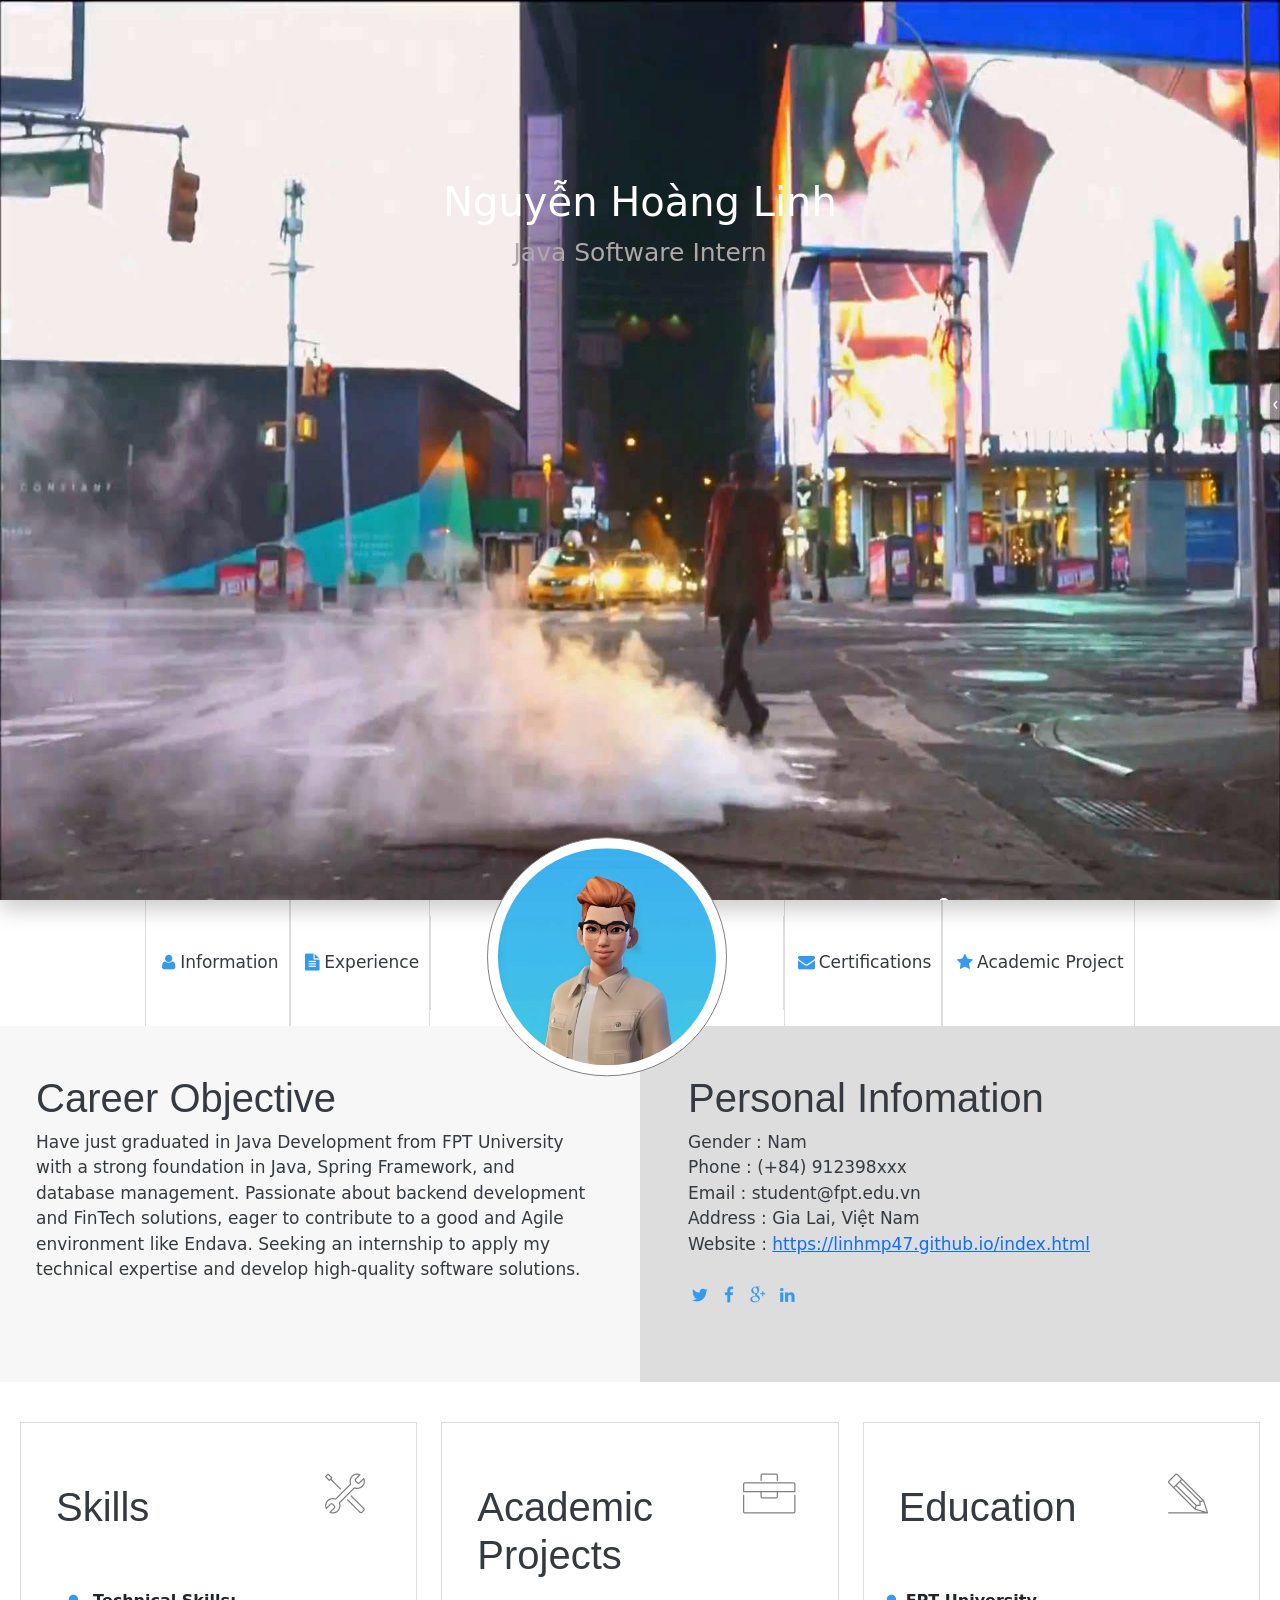
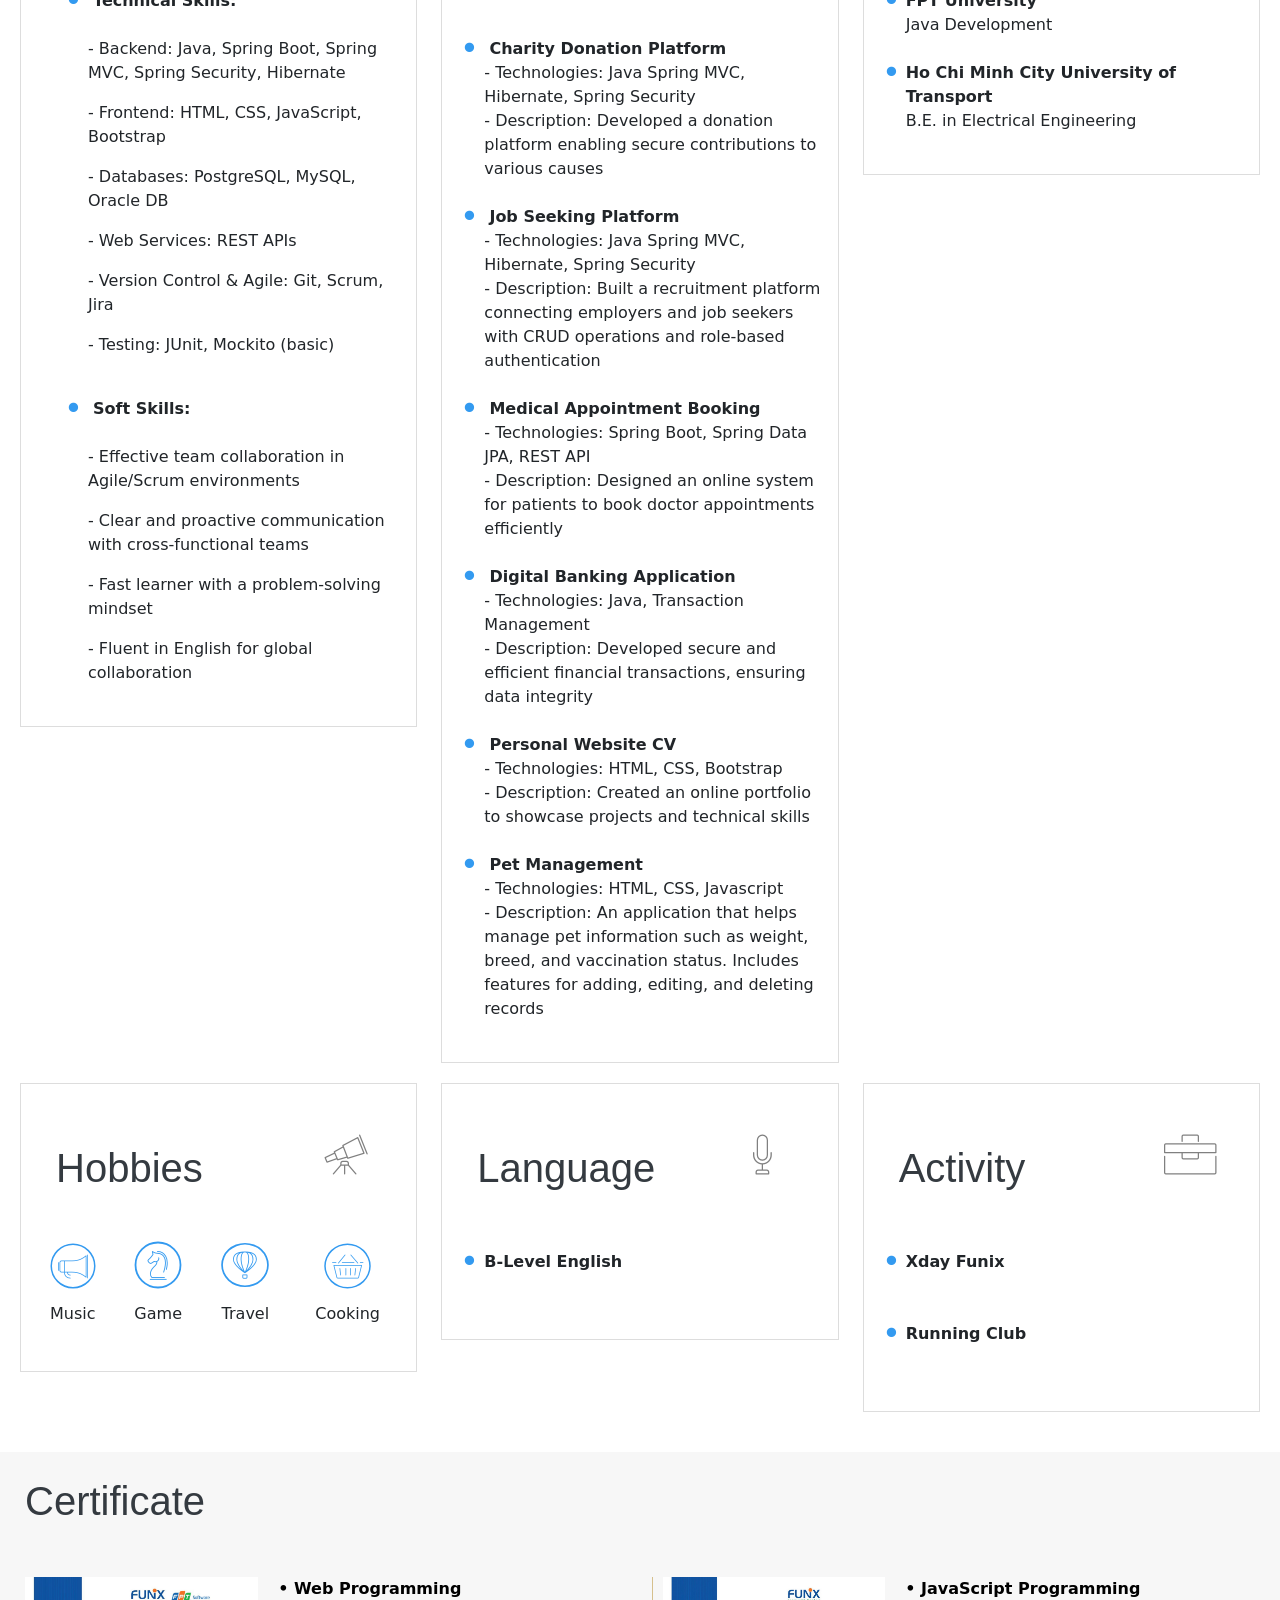
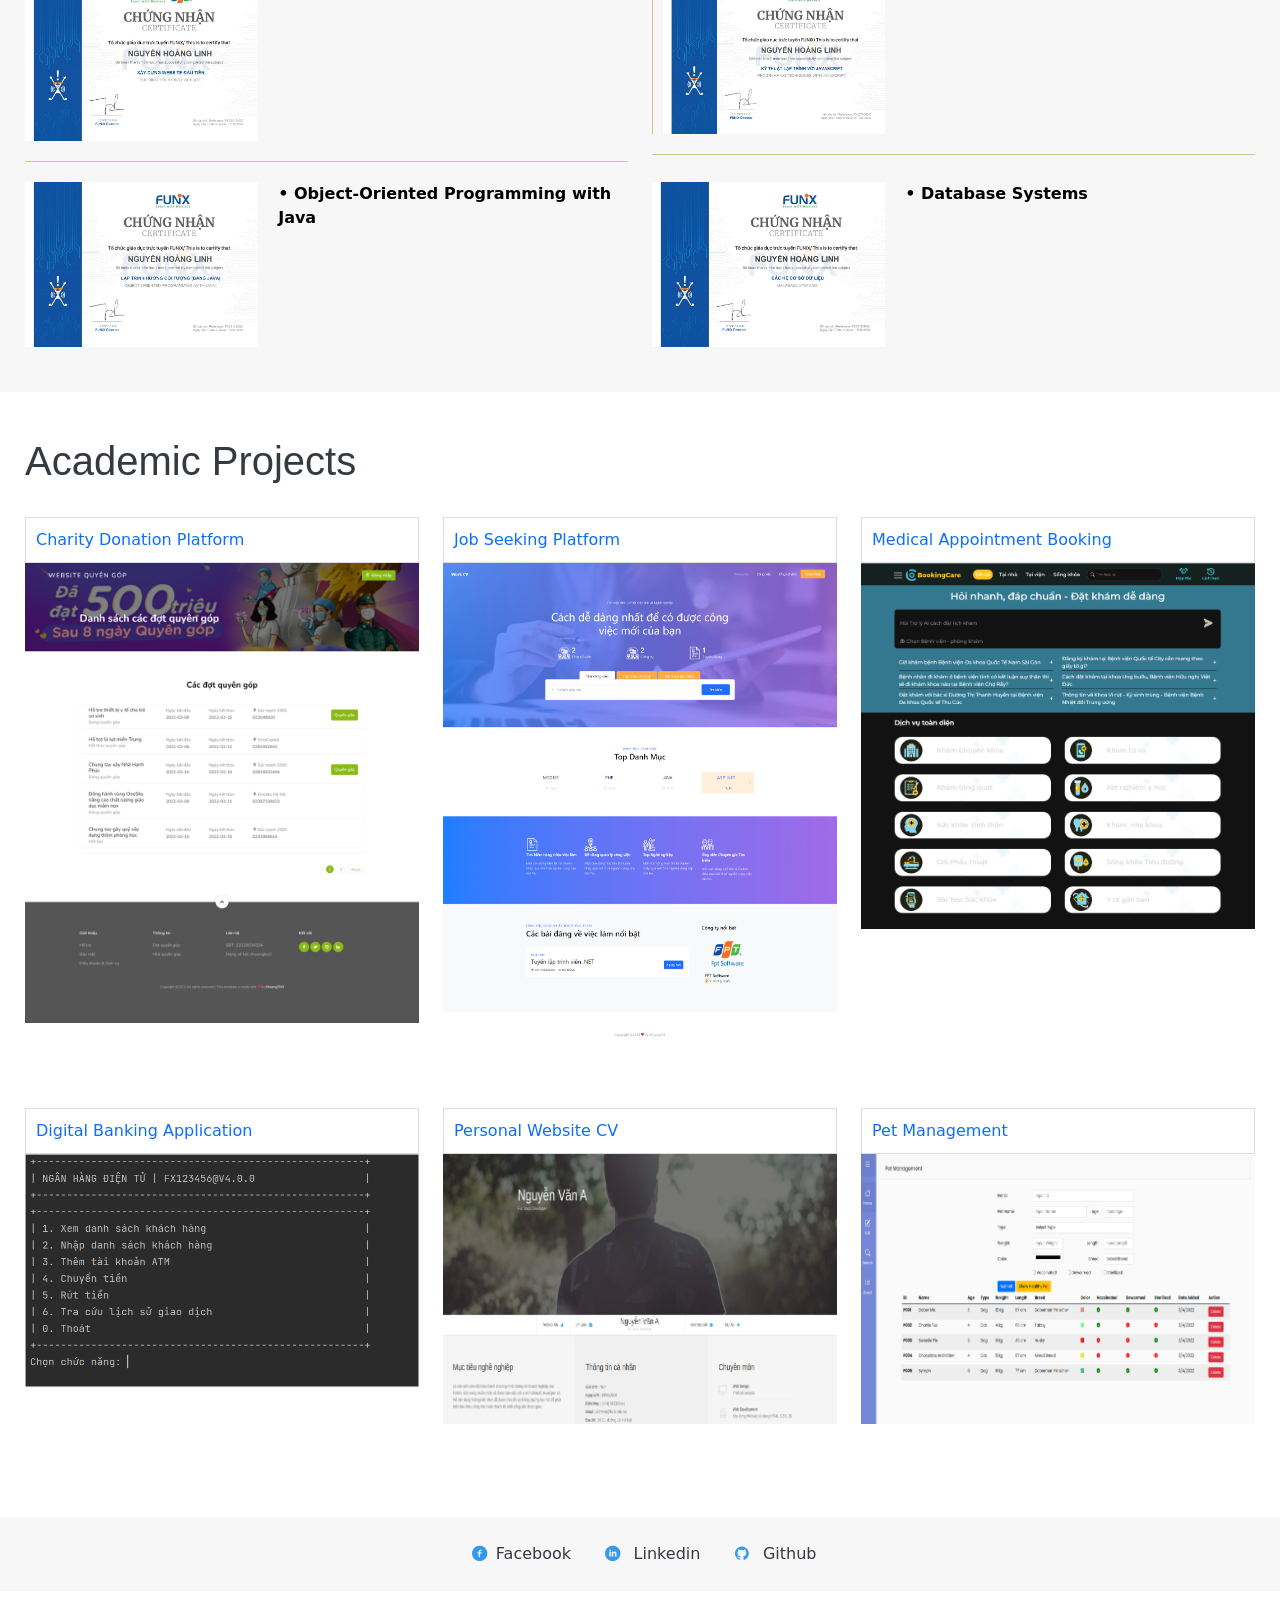
<file: index.html>
<!DOCTYPE html>
<html lang="en">
  <head>
    <meta charset="UTF-8" />
    <meta http-equiv="X-UA-Compatible" content="IE=edge" />
    <meta name="viewport" content="width=device-width, initial-scale=1.0"/>
    <link rel="stylesheet" href="./css/style.css" />
    <link rel="stylesheet" href="./css/font.css" />
    <link rel="stylesheet" href="./css/laptop.css" />
    <link rel="stylesheet" href="./css/tablet.css" />
    <link rel="stylesheet" href="./css/mobile.css" />
    <link rel="preconnect" href="https://fonts.googleapis.com">
    <link rel="preconnect" href="https://fonts.gstatic.com" crossorigin>
    <link href="https://fonts.googleapis.com/css2?family=Inter:wght@400;500;700&display=swap" rel="stylesheet"> 
    <link href="https://cdn.jsdelivr.net/npm/bootstrap@5.2.1/dist/css/bootstrap.min.css" rel="stylesheet" integrity="sha384-iYQeCzEYFbKjA/T2uDLTpkwGzCiq6soy8tYaI1GyVh/UjpbCx/TYkiZhlZB6+fzT" crossorigin="anonymous">
    <title>Personal-Website-CV</title>
  </head>

  <body>

    <!-- BANNER -->
    <div class="banner">
      <img class="banner-img" src="./images/banner.jpg" alt="banner">
      <div class="banner-text-position">
        <h1>Nguyễn Hoàng Linh</h1>
        <span>Java Software Intern</span>
      </div>
    </div>

    <!-- NAVIGATION BAR -->
    <section>
      <nav class="nav-bar">
        <a href="#id-personal-info"><i class="icon-user"></i>Information</a>
        <a href="#id-experience"><i class="icon-doc-text-inv"></i>Experience</a>
        <div class="none-visible">
          <h3  class="nav-bar-name">Nguyễn Hoàng Linh</h3>
          <img class="img-nav-bar nav-bar-name" src="./images/default-avatar.webp">
          <p  class="nav-bar-name" style="color:gray">Java Software Intern</p>
        </div>
        <a href="#id-certificate"><i class="icon-mail-alt"></i>Certifications</a>
        <a href="#id-project"><i class="icon-star-1"></i>Academic Project</a>
      </nav>
    </section>
    
    <!-- ABOUT TARGER AND PERSONAL INFOMATION -->
    <section>
      <div class="about row">
        <!-- TARGET -->
        <div class="target col-sm p-5">
          <h1 class="section-title">Career Objective</h1>
          <p>
            Have just graduated in Java Development from FPT University with a strong foundation in Java, Spring Framework, and database management. 
            Passionate about backend development and FinTech solutions, eager to contribute to a good and Agile environment like Endava. 
            Seeking an internship to apply my technical expertise and develop high-quality software solutions.
          </p>
        </div>

        <!-- PERSONAL INFOMATION -->
        <div id="id-personal-info" class="personal-info col-sm p-5">
          <h1 class="section-title">Personal Infomation</h1>
          
          <ul class="ul-info">
            <li><span>Gender</span> : Nam</li>
            <li><span>Phone</span> : (+84) 912398xxx</li>
            <li><span>Email</span> : student@fpt.edu.vn</li>
            <li><span>Address</span> : Gia Lai, Việt Nam</li>
            <li><span>Website</span> : <a href="https://linhmp47.github.io/index.html">https://linhmp47.github.io/index.html</a></li>
            </br>
            <li><a href="https://www.twitter.com"><i class="icon-twitter"></i></a>
              <a href="https://www.facebook.com"><i class="icon-facebook"></i></a>
              <a href="https://www.google.com"><i class="icon-gplus"></i></a>
              <a href="https://www.linkedin.com/in/linhmp/"><i class="icon-linkedin"></i></a>
            </li>
            </br>
          </ul>

        </div>

      </div>
    </section>
    
    
    <!-- JOB INFORMATION -->
    <section>
      <!-- <div class="job-info"> -->
        <div class="job-info-offset">
        <div class="row row-cols-1 row-cols-sm-2 row-cols-md-3">

          <!-- SKILL -->
          <div class="col">
            <div class="section-content" style="margin-top: 20px">
              <div class="experience">
  
                <div><h1 class="section-title">Skills</h1></div>
                <div><i class="ic-tools-2" style="scale:calc(2.5); color:grey;"></i></div>
                <span class="item-3-language" style="list-style: none;"> 

                  <ul class="item-3" style="list-style: none;">
                    <li>
                      <b>Technical Skills:</b></br></br>
                      <p>-	Backend: Java, Spring Boot, Spring MVC, Spring Security, Hibernate</p>
                      <p>-	Frontend: HTML, CSS, JavaScript, Bootstrap</p>
                      <p>-	Databases: PostgreSQL, MySQL, Oracle DB</p>
                      <p>-	Web Services: REST APIs</p>
                      <p>-	Version Control & Agile: Git, Scrum, Jira</p>
                      <p>-	Testing: JUnit, Mockito (basic)</br></p></br>
                    </li>
  
                    <li>
                      <b>Soft Skills:</b></br></br>
                      <p>-	Effective team collaboration in Agile/Scrum environments</p>
                      <p>-	Clear and proactive communication with cross-functional teams</p>
                      <p>-	Fast learner with a problem-solving mindset</p>
                      <p>-	Fluent in English for global collaboration</p>
                    </li>
                   </ul>
  
                  

                </span>
  
              </div>
            </div>
          </div>

          <!-- EXPERIENCE -->
          <div class="col">
            <div class="section-content col" style="margin-top: 20px">
              <div id="id-experience" class="experience">
                <div><h1 class="section-title">Academic Projects</h1></div>
                <div><i class="ic-toolbox" style="scale:calc(2.5); color:grey;"></i></div>
                
                <ul class="item-3" style="list-style: none;">
  
                  <li>
                    <b>Charity Donation Platform</b></br>
                    - Technologies: Java Spring MVC, Hibernate, Spring Security </br>
                    - Description: Developed a donation platform enabling secure contributions to various causes</br>
                  </li></br>
  
                  <li>
                    <b>Job Seeking Platform</b></br>
                    - Technologies: Java Spring MVC, Hibernate, Spring Security </br>
                    - Description: Built a recruitment platform connecting employers and job seekers with CRUD operations and role-based authentication</br></br>
                  </li>

                  <li>
                    <b>Medical Appointment Booking</b></br>
                    -	Technologies: Spring Boot, Spring Data JPA, REST API</br>
                    -	Description: Designed an online system for patients to book doctor appointments efficiently</br></br>

                  </li>

                  <li>
                    <b>Digital Banking Application</b></br>
                    - Technologies: Java, Transaction Management</br>
                    -	Description: Developed secure and efficient financial transactions, ensuring data integrity</br></br>

                  </li>

                  <li>
                    <b>Personal Website CV</b></br>
                    -	Technologies: HTML, CSS, Bootstrap</br>
                    -	Description: Created an online portfolio to showcase projects and technical skills</br></br>
                  </li>

                  <li>
                    <b>Pet Management</b></br>
                    - Technologies: HTML, CSS, Javascript</br>
                    - Description: An application that helps manage pet information such as weight, breed, and vaccination status. 
                      Includes features for adding, editing, and deleting records
                  </li>
  
                </ul>
  
              </div>
            </div>
            </div>

            <!-- EDUCATION -->
           <div class="col"> 
            <div class="section-content" style="margin-top: 20px">
              <div class="experience">
                <div><h1 class="section-title">Education</h1></div>
                <div><i class="ic-pencil" style="scale:calc(2.5); color:grey;"></i></div>
  
                <ul class="item-3" style="list-style: none;">
                 <li><b>FPT University</b></br>
                  Java Development</br>
                  
                 </li></br>
                
                 <li><b>Ho Chi Minh City University of Transport</b></br>
                  B.E. in Electrical Engineering</br>
                  
                 </li>
                </ul>
  
              </div>
            </div>
            </div>

            <!-- HOBBY -->
            <div class="col">
            <div class="section-content" style="margin-top: 20px">
              <div class="experience">
                <div><h1 class="section-title">Hobbies</h1></div>
                <div><i class="ic-telescope" style="scale:calc(2.5); color:gray;"></i></div>
                
                <table class="item-3-hobby" style="width:100%; text-align: center;">
                  <tr>
  
                    <td><i class="ic-megaphone" 
                      style="
                      scale:calc(1.5); 
                      border: 1px solid #339af0; 
                      padding: 6px 4px;
                      border-radius: 50%;
                    "></i></td>
  
                    <td><i class="ic-strategy" 
                      style="scale:calc(1.8); 
                      border: 1px solid #339af0; 
                      padding: 4px 6px;
                      border-radius: 50%;
                    "></i></td>
  
                    <td><i class="ic-hotairballoon" 
                      style="scale:calc(1.7); 
                      border: 1px solid #339af0; 
                      padding: 4px 6px;
                      border-radius: 50%;
                    "></i></td>
  
                    <td><i class="ic-basket" 
                      style="scale:calc(1.5); 
                      border: 1px solid #339af0; 
                      padding: 6px 4px;
                      border-radius: 50%;
                    "></i></td>
  
                  </tr>
        
                  <tr>
                    <td>Music</td>
                    <td>Game</td>
                    <td>Travel</td>
                    <td>Cooking</td>
                  </tr>
                    
                </table>
            
              </div>
            </div>
            </div>

            

            <!-- LANGUAGE -->
            <div class="col">
            <div class="section-content" style="margin-top: 20px">
              <div class="experience">
                <div><h1 class="section-title">Language</h1></div>
                <div><i class="ic-mic" style="scale:calc(2.5); color:grey;"></i></div>

                <ul class="item-3" style="list-style: none;">
                  <li><b>B-Level English</b></br>
          
                  </li></br>
                
                 </ul>
  
              </div>
            </div>
            </div>

           <!-- ACTIVITY -->
           <div class="col">
            <div class="section-content" style="margin-top: 20px">
              <div class="experience">
                <div><h1 class="section-title">Activity</h1></div>
                <div><i class="ic-toolbox" style="scale:calc(2.5); color:grey;"></i></div>
                
                <ul class="item-3" style="list-style: none;">
  
                 <li><b>Xday Funix</b></br></br>
                  
                 </li></br>
                
                 <li><b>Running Club</b></br></br>
  
                
                 </li>
                
                </ul>
              </div>
            </div>
            </div>

           
        </div>
        <!-- </div> -->
      </div>


      </section>
      <!-- CERTIFICATE -->
       <section class="bg-grey">
       <h1 id="id-certificate" class="section-title">Certificate</h1></br>
       <!-- <div class="certificate"> -->

        <!-- <div class="container"> -->
          <div class="row row-cols-1 row-cols-sm-2 ">

            <div class="col">
              <div class="certificate-details" Style="border-bottom: 1px solid #d6c08d;">
                
                <img src="./images/Cert_WEB.png" alt="Certificate Wed" style="width:100%;">
                <div>
                  <p class="title-color-cert"><b>• Web Programming</b> </p>

                  
                </div>
                
                
              </div>
            </div>

            <div class="col">
              <div class="certificate-details" Style="border-bottom: 1px solid #d6c08d;">

                <img class="certificate-details-img" src="./images/Cert_PRF.png" alt="Certificate Javascript" 
                >
      
                <div>
                  <p class="title-color-cert"><b>• JavaScript Programming</b></p>
                  
                </div>
                
              </div>
            </div>

            <div class="col">
              <div class="certificate-details">
                <img src="./images/Cert_PRO.png" alt="Certificate Database" style="width:100%;">
      
                <div>
                  <p class="title-color-cert"><b>• Object-Oriented Programming with Java</b></p>
                  
                </div>
      
              </div>
            </div>

            <div class="col">
              <div class="certificate-details">
                <img src="./images/Cert_DBI.png" alt="Certificate Database" style="width:100%;">
      
                <div>
                  <p class="title-color-cert"><b>• Database Systems</b></p>
                  
                </div>
      
              </div>
            </div>

          </div>
        <!-- </div> -->

      <!-- </div> -->
    </section>

    <!-- PROJECT -->
    <section class="description-project">
      <h1 id="id-project" class="section-title">Academic Projects</h1></br>
      <!-- <div class="project"> -->

            <!-- <div class="container"> -->
      <div class="row row-cols-1 row-cols-sm-3">

        <div class="col mb-5">
          <div>
            <div class="title-project"><a href="/project charter.html">Charity Donation Platform</a></div>
            <a href="/project charter.html"><img src="./images/Charity.png" alt="project 1" style="width:100%;"></a>
            
  
          </div>
        </div>

        <div class="col mb-5">
          <div>
            <div class="title-project"><a href="/project charter.html">Job Seeking Platform</a></div>
            <a href="/project charter.html"><img src="./images/Job_Seeking.png" alt="project 1" style="width:100%;"></a>
            
  
          </div>
        </div>

        <div class="col mb-5">
          <div>
            <div class="title-project"><a href="/project charter.html">Medical Appointment Booking</a></div>
            <a href="/project charter.html"><img src="./images/Booking_Care.PNG" alt="project 1" style="width:100%;"></a>
            
  
          </div>
        </div>

        <div class="col mb-5">
          <div>
            <div class="title-project"><a href="/project charter.html">Digital Banking Application</a></div>
            <a href="/project charter.html"><img src="./images/Digital_Banking.png" alt="project 1" style="width:100%;"></a>
            
  
          </div>
        </div>

        <div class="col mb-5">
          <div>
            <div class="title-project"><a href="/project charter.html">Personal Website CV</a></div>
            <a href="/project charter.html"><img src="./images/project_1.png" alt="project 1" style="width:100%;"></a>
            
  
          </div>
        </div>

        <div class="col mb-5">
          <div>
            <div class="title-project"><a href="/project charter.html">Pet Management</a></div>
            <a href="/project charter.html"><img src="./images/project_2.png" alt="project 2" style="width:100%;"></a>
            
  
          </div>
        </div>

      </div>
    <!-- </div> -->

      <!-- </div> -->
    </section>

    <!-- FOOTER -->
    <section class="bg-grey">
      <div class="footer">

        <ul>
          <li>
            <a href="https://www.facebook.com">
            <i class="icon-facebook-circled"></i><span>Facebook</span> </a>
          </li>
          <li>
            <a href="https://www.linkedin.com/in/linhmp/">
            <i class="icon-linkedin-circled"></i><span> Linkedin</a></span>
          </li>
          <li>
            <a href="https://github.com/linhmp47">
            <i class="icon-github-circled"></i><span> Github</a></span>
          </li>
        </ul>

      </div>
    </section>


    <script src="https://cdn.jsdelivr.net/npm/bootstrap@5.2.1/dist/js/bootstrap.bundle.min.js" integrity="sha384-u1OknCvxWvY5kfmNBILK2hRnQC3Pr17a+RTT6rIHI7NnikvbZlHgTPOOmMi466C8" crossorigin="anonymous"></script>
  </body>
</html>
</file>
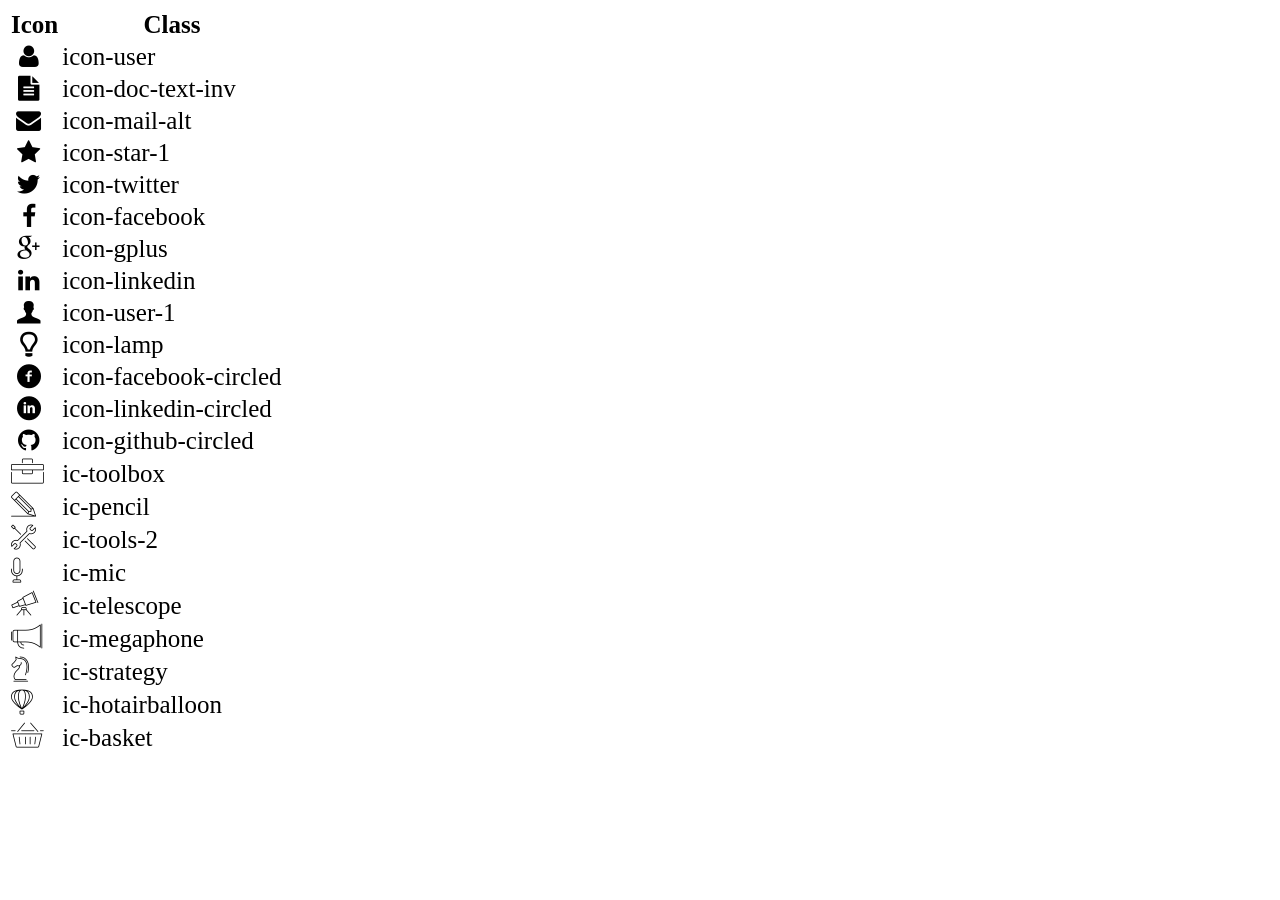
<file: icon-list.html>
<!DOCTYPE html>
<html lang="en">

<head>
    <meta charset="UTF-8">
    <meta http-equiv="X-UA-Compatible" content="IE=edge">
    <meta name="viewport" content="width=device-width, initial-scale=1.0">
    <link rel="stylesheet" href="css/font.css">
    <title>Icon List</title>
</head>

<body>
    <table style="font-size: 25px;">
        <thead>
            <tr>
                <th>Icon</th>
                <th>Class</th>
            </tr>
        </thead>
        <tbody>
            <tr>
                <td><i class="icon-user"></i></td>
                <td>icon-user</td>
            </tr>
            <tr>
                <td><i class="icon-doc-text-inv"></i></td>
                <td>icon-doc-text-inv</td>
            </tr>
            <tr>
                <td><i class="icon-mail-alt"></i></td>
                <td>icon-mail-alt</td>
            </tr>
            <tr>
                <td><i class="icon-star-1"></i></td>
                <td>icon-star-1</td>
            </tr>
            <tr>
                <td><i class="icon-twitter"></i></td>
                <td>icon-twitter</td>
            </tr>
            <tr>
                <td><i class="icon-facebook"></i></td>
                <td>icon-facebook</td>
            </tr>
            <tr>
                <td><i class="icon-gplus"></i></td>
                <td>icon-gplus</td>
            </tr>
            <tr>
                <td><i class="icon-linkedin"></i></td>
                <td>icon-linkedin</td>
            </tr>
            <tr>
                <td><i class="icon-user-1"></i></td>
                <td>icon-user-1</td>
            </tr>
            <tr>
                <td><i class="icon-lamp"></i></td>
                <td>icon-lamp</td>
            </tr>
            <tr>
                <td><i class="icon-facebook-circled"></i></td>
                <td>icon-facebook-circled</td>
            </tr>
            <tr>
                <td><i class="icon-linkedin-circled"></i></td>
                <td>icon-linkedin-circled</td>
            </tr>
            <tr>
                <td><i class="icon-github-circled"></i></td>
                <td>icon-github-circled</td>
            </tr>
            <tr>
                <td><i class="ic-toolbox"></i></td>
                <td>ic-toolbox</td>
            </tr>
            <tr>
                <td><i class="ic-pencil"></i></td>
                <td>ic-pencil</td>
            </tr>
            <tr>
                <td><i class="ic-tools-2"></i></td>
                <td>ic-tools-2</td>
            </tr>

            <tr>
                <td><i class="ic-mic"></i></td>
                <td>ic-mic</td>
            </tr>
            <tr>
                <td><i class="ic-telescope"></i></td>
                <td>ic-telescope</td>
            </tr>
            <tr>
                <td><i class="ic-megaphone"></i></td>
                <td>ic-megaphone</td>
            </tr>
            <tr>
                <td><i class="ic-strategy"></i></td>
                <td>ic-strategy</td>
            </tr>
            <tr>
                <td><i class="ic-hotairballoon"></i></td>
                <td>ic-hotairballoon</td>
            </tr>
            <tr>
                <td><i class="ic-basket"></i></td>
                <td>ic-basket</td>
            </tr>
        </tbody>
    </table>
</body>

</html>
</file>
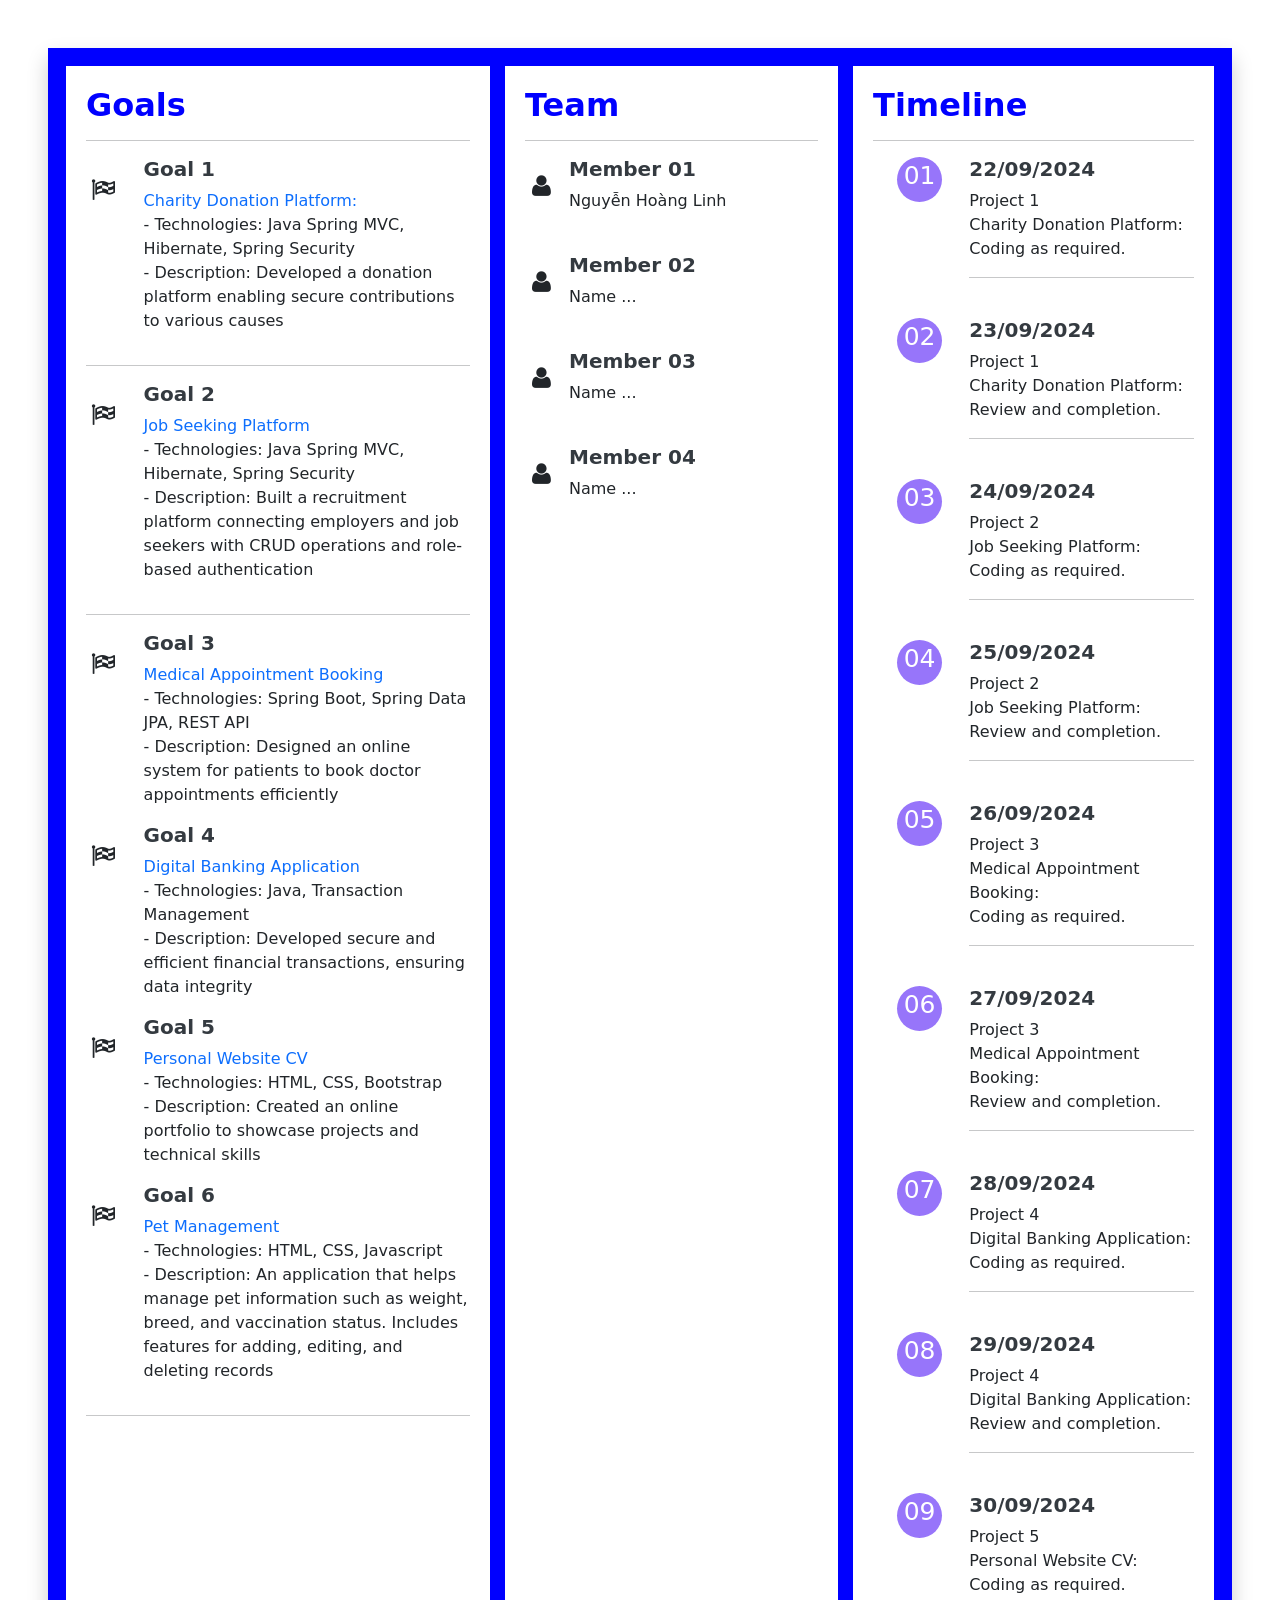
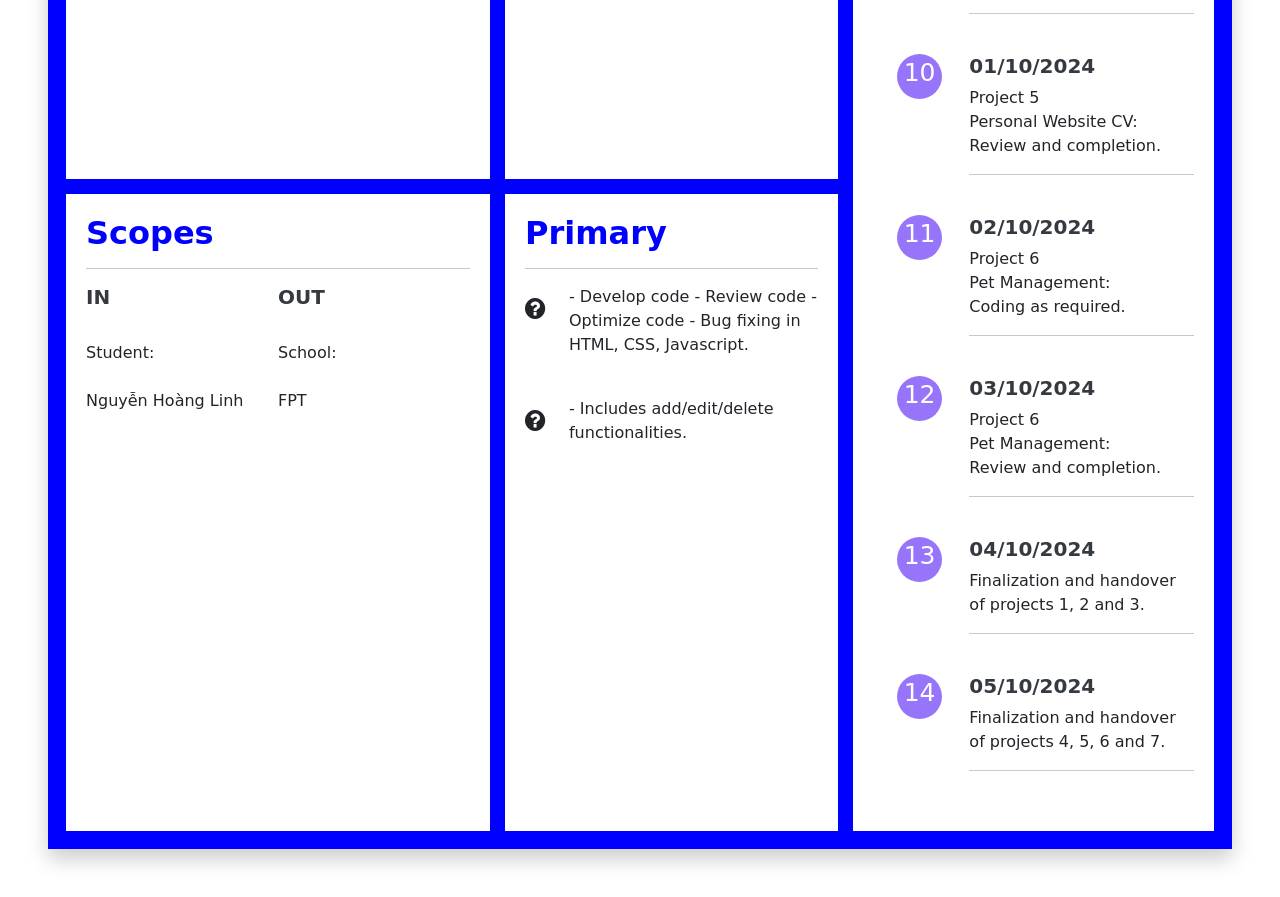
<file: project charter.html>
<!DOCTYPE html>
<html lang="en">
  <head>
    <meta charset="UTF-8" />
    <meta http-equiv="X-UA-Compatible" content="IE=edge" />
    <meta name="viewport" content="width=device-width, initial-scale=1.0" />
    <link rel="stylesheet" href="./css/style.css" />
    <link rel="stylesheet" href="./css/font.css" />
    <link rel="stylesheet" href="./css/laptop.css" />
    <link rel="stylesheet" href="./css/tablet.css" />
    <link rel="stylesheet" href="./css/mobile.css" />
    <link rel="preconnect" href="https://fonts.googleapis.com" />
    <link rel="preconnect" href="https://fonts.gstatic.com" crossorigin />
    <link
      href="https://fonts.googleapis.com/css2?family=Inter:wght@400;500;700&display=swap"
      rel="stylesheet"
    />
    <link
      href="https://cdn.jsdelivr.net/npm/bootstrap@5.2.1/dist/css/bootstrap.min.css"
      rel="stylesheet"
      integrity="sha384-iYQeCzEYFbKjA/T2uDLTpkwGzCiq6soy8tYaI1GyVh/UjpbCx/TYkiZhlZB6+fzT"
      crossorigin="anonymous"
    />
    <link rel="stylesheet" href="https://cdnjs.cloudflare.com/ajax/libs/font-awesome/4.7.0/css/font-awesome.min.css">
    <title>Project Charter</title>
  </head>

  <body>
    <section class="project-charter m-5 p-2">
      <div class="grid">
        <!-- Goals -->
        <div class="item1 project-charter-item">
          <h2>Goals</h2>
          <hr>
          <div class="goals">
            <i class="icon-flag-checkered"></i>
            <div>
              <h5>Goal 1</h5>
              
                <a href="/index.html">Charity Donation Platform:</a> </br>
                - Technologies: Java Spring MVC, Hibernate, Spring Security </br>
                - Description: Developed a donation platform enabling secure contributions to various causes
              </p>
            </div>
          </div>
          <hr>

          <div class="goals">
            <i class="icon-flag-checkered"></i>
            <div>
              <h5>Goal 2</h5>
              <p>
                <a href="/index.html">Job Seeking Platform</a></br>
                - Technologies: Java Spring MVC, Hibernate, Spring Security </br>
                - Description: Built a recruitment platform connecting employers and job seekers with CRUD operations and role-based authentication
              </p>
            </div>
          </div>
          <hr>

          <div class="goals">
            <i class="icon-flag-checkered"></i>
            <div>
              <h5>Goal 3</h5>
              <p>
                <a href="/index.html">Medical Appointment Booking</a></br>
                -	Technologies: Spring Boot, Spring Data JPA, REST API</br>
                -	Description: Designed an online system for patients to book doctor appointments efficiently 
              </p>
            </div>
          </div>

          <div class="goals">
            <i class="icon-flag-checkered"></i>
            <div>
              <h5>Goal 4</h5>
              <p>
                <a href="/index.html">Digital Banking Application</a></br>
                - Technologies: Java, Transaction Management</br>
                -	Description: Developed secure and efficient financial transactions, ensuring data integrity
              </p>
            </div>
          </div>

          <div class="goals">
            <i class="icon-flag-checkered"></i>
            <div>
              <h5>Goal 5</h5>
              <p>
                <a href="/index.html">Personal Website CV</a></br>
                -	Technologies: HTML, CSS, Bootstrap</br>
                -	Description: Created an online portfolio to showcase projects and technical skills
              </p>
            </div>
          </div>

          <div class="goals">
            <i class="icon-flag-checkered"></i>
            <div>
              <h5>Goal 6</h5>
              <p>
                <a href="/index.html">Pet Management</a></br>
                - Technologies: HTML, CSS, Javascript</br>
                - Description: An application that helps manage pet information such as weight, breed, and vaccination status. 
                Includes features for adding, editing, and deleting records
              </p>
            </div>
          </div>

          <hr>
          
        </div>

        <!-- Team -->
        <div class="item2 project-charter-item">
          <h2>Team</h2>
          <hr>
          <div class="team">
            <i class="icon-user"></i>
            <div>
              <h5>Member 01</h5>
              <p>Nguyễn Hoàng Linh</p>
            </div>
          </div> 
          </br>

          <div class="team">
            <i class="icon-user"></i>
            <div>
              <h5>Member 02</h5>
              <p>Name ...</p>
            </div>
          </div>
          </br>

          <div class="team">
            <i class="icon-user"></i>
            <div>
              <h5>Member 03</h5>
              <p>Name ...</p>
            </div>
          </div>
          </br>

          <div class="team">
            <i class="icon-user"></i>
            <div>
              <h5>Member 04</h5>
              <p>Name ...</p>
            </div>
          </div>
        </div>

        <!-- Timeline -->
        <div class="item3 project-charter-item">
          <h2>Timeline</h2>
          <hr>
          <div class="timeline dash-project">
            <div class="ic-number">01</div>
            <div>
              <h5>22/09/2024</h5>
              <p>Project 1 </br> Charity Donation Platform:</br> Coding as required.</p>
              <hr>
            </div>
          </div> 
          </br>
        
          <div class="timeline dash-project">
            <div class="ic-number">02</div>
            <div>
              <h5>23/09/2024</h5>
              <p>Project 1 </br> Charity Donation Platform:</br> Review and completion.</p>
              <hr>
            </div>
          </div>
          </br>
        
          <div class="timeline dash-project">
            <div class="ic-number">03</div>
            <div>
              <h5>24/09/2024</h5>
              <p>Project 2 </br> Job Seeking Platform:</br> Coding as required.</p>
              <hr>
            </div>
          </div>
          </br>
        
          <div class="timeline dash-project">
            <div class="ic-number">04</div>
            <div>
              <h5>25/09/2024</h5>
              <p>Project 2 </br> Job Seeking Platform:</br> Review and completion.</p>
              <hr>
            </div>
          </div>
          </br>
        
          <div class="timeline dash-project">
            <div class="ic-number">05</div>
            <div>
              <h5>26/09/2024</h5>
              <p>Project 3 </br> Medical Appointment Booking:</br> Coding as required.</p>
              <hr>
            </div>
          </div>
          </br>
        
          <div class="timeline dash-project">
            <div class="ic-number">06</div>
            <div>
              <h5>27/09/2024</h5>
              <p>Project 3 </br> Medical Appointment Booking:</br> Review and completion.</p>
              <hr>
            </div>
          </div>
          </br>

          <div class="timeline dash-project">
            <div class="ic-number">07</div>
            <div>
              <h5>28/09/2024</h5>
              <p>Project 4 </br> Digital Banking Application:</br> Coding as required.</p>
              <hr>
            </div>
          </div>
          </br>
        
          <div class="timeline dash-project">
            <div class="ic-number">08</div>
            <div>
              <h5>29/09/2024</h5>
              <p>Project 4 </br> Digital Banking Application:</br> Review and completion.</p>
              <hr>
            </div>
          </div>
          </br>

          <div class="timeline dash-project">
            <div class="ic-number">09</div>
            <div>
              <h5>30/09/2024</h5>
              <p>Project 5 </br> Personal Website CV:</br> Coding as required.</p>
              <hr>
            </div>
          </div>
          </br>
        
          <div class="timeline dash-project">
            <div class="ic-number">10</div>
            <div>
              <h5>01/10/2024</h5>
              <p>Project 5 </br> Personal Website CV:</br> Review and completion.</p>
              <hr>
            </div>
          </div>
          </br>

          <div class="timeline dash-project">
            <div class="ic-number">11</div>
            <div>
              <h5>02/10/2024</h5>
              <p>Project 6 </br> Pet Management:</br> Coding as required.</p>
              <hr>
            </div>
          </div>
          </br>
        
          <div class="timeline dash-project">
            <div class="ic-number">12</div>
            <div>
              <h5>03/10/2024</h5>
              <p>Project 6 </br> Pet Management:</br> Review and completion.</p>
              <hr>
            </div>
          </div>
          </br>
        
          <div class="timeline dash-project">
            <div class="ic-number">13</div>
            <div>
              <h5>04/10/2024</h5>
              <p>Finalization and handover</br> of projects 1, 2 and 3.</p>
              <hr>
            </div>
          </div>
          </br>

          <div class="timeline dash-project">
            <div class="ic-number">14</div>
            <div>
              <h5>05/10/2024</h5>
              <p>Finalization and handover</br> of projects 4, 5, 6 and 7.</p>
              <hr>
            </div>
          </div>
          </br>
        </div>
        

        <!-- Scopes -->
          <div class="item4 project-charter-item">
            <h2>Scopes</h2>
            <hr>
            <div class="scopes">
              <div>
                <h5>IN</h5></br>
                <p>Student: </br> </br>
                Nguyễn Hoàng Linh</p>
              </div>
              <div>
                <h5>OUT</h5></br>
                <p>School:</br> </br>
                FPT</p>
              </div>
            </div>
          </div>
        
        <!-- Primary -->
          
        <div class="item5 project-charter-item">
          <h2>Primary</h2>
          <hr>
          <div class="primary">
            <i class="fa fa-question-circle"></i>
            <div>
              <p>- Develop code - Review code - Optimize code - Bug fixing in HTML, CSS, Javascript.</p>
            </div>
          </div> 
          </br>
        
          <div class="primary">
            <i class="fa fa-question-circle"></i>
            <div>
              <p>- Includes add/edit/delete functionalities.</p>
            </div>
          </div>
          </br>     
        </div>
        

      </div>
    </section>

    <script
      src="https://cdn.jsdelivr.net/npm/bootstrap@5.2.1/dist/js/bootstrap.bundle.min.js"
      integrity="sha384-u1OknCvxWvY5kfmNBILK2hRnQC3Pr17a+RTT6rIHI7NnikvbZlHgTPOOmMi466C8"
      crossorigin="anonymous"
    ></script>
  </body>
</html>
</file>
<file: css/style.css>
* {
  margin: 0px;
}

body {
  color: #343a40;
  font-family: sans-serif, "Inter";
}

i {
  color: #339af0;
}

.section-title {
  color: #343a40;
  font-family: sans-serif, "Inter";
}

/* BANNER */
.banner {
  position: relative;
  text-align: center;
  color: white;
  height: 100vh;
}

.banner-img {
  background-size: cover;
  filter: brightness(185%);
  box-shadow: 0 10px 20px 0 rgba(0, 0, 0, 0.2);
  height: 100vh;
  width: 100%;
}

.banner-text-position {
  position: absolute;
  top: 25%;
  left: 50%;
  transform: translate(-50%, -50%);
}

.banner-text-position span {
  font-size: 25px;
  color:rgb(175, 168, 168)
}

/* NAVIGATION BAR */

.nav-bar {
  display: flex;
  text-align: center;
  justify-content: center;
  align-items: center;
  color: #343a40;
}

.img-nav-bar {
  position: absolute;
  transform: translate(-50%, -50%);
  width: 240px;
  border-radius: 150px;
  padding: 10px;
  border: 1px solid gray;
  background-color: white;
}

.nav-bar div {
  color: #343a40;
  padding: 15px 100px;
  font-size: 17px;
  border-right: 1px solid #ddd;
  border-left: 1px solid #ddd;
}

.nav-bar a {
  color: #343a40;
  text-decoration: none;
  padding: 50px 10px;
  font-size: 17px;
  border-right: 1px solid #ddd;
  border-left: 1px solid #ddd;
}

.nav-bar .nav-bar-name {
  font-size: 15px;
}

.nav-bar a:hover {
  background-color: #ddd;
  color: #343a40;
}

/* INFOR */
.bg-grey {
  background: #f7f7f7;
  margin-top: 20px;
  margin-bottom: 20px;
  padding: 25px;
}

.about {
  display: grid;
  grid-template-columns: 1fr 1fr;
  color: #343a40;
}

/* TARGET */
.target {
  background-color: #f7f7f7;
  font-size: 17px;
  text-align: left;
  padding-top: 80px;
  padding-left: 30px;
  padding-right: 30px;
  height: auto;
}

/* PERSONAL INFORMATION */
.personal-info {
  background-color: #ddd;
  font-size: 17px;
  text-align: left;
  padding-top: 80px;
  padding-left: 30px;
  padding-right: 30px;
  height: auto;
}

ul.ul-info {
  list-style-type: none;
  margin: 0;
  padding: 0;
}

/* JOB INFOR */
.job-info {
  display: grid;
  grid-template-columns: 1fr 1fr 1fr;
  padding: 20px;
  gap: 10px;
  color: #343a40;
}

.job-info-offset {
  padding: 20px;
}

/* EXPERIENCE */
.experience {
  display: grid;
  grid-template-columns: 75% 25%;
  padding: 10px;
}

.experience > div {
  padding: 50px 25px;
}

.item-3 {
  grid-column: 1 / -1;
  text-align: left;
}

.item-3 li::before {
  scale: calc(2);
  content: "•";
  color: #339af0;
  display: inline-block;
  width: 1em;
  margin-left: -1em;
}

.item-3-hobby {
  grid-column: 1 / -1;
  text-align: left;
  padding: 10px;
}

.item-3-hobby td {
  padding-bottom: 20px;
  width: 25px;
}

.item-3-language {
  grid-column: 1 / -1;
  text-align: left;
  padding-left: 25px;
}

.span-1 {
  background: #199cdb;
  display: inline-block;
  height: 2px;
  margin-right: 10px;
  width: 45px;
}

.span-2 {
  background: grey;
  display: inline-block;
  height: 2px;
  margin-right: 10px;
  width: 45px;
}

.span-3 {
  background: #199cdb;
  display: inline-block;
  height: 4px;
  margin-right: 10px;
  width: 45px;
}

.span-4 {
  background: grey;
  display: inline-block;
  height: 4px;
  margin-right: 10px;
  width: 45px;
}

.section-content {
  border: 1px solid #ddd;
  padding-bottom: 15px;
}

/* CERTIFICATE */

.certificate {
  display: grid;
  grid-template-columns: 1fr 1fr;
  color: #343a40;
}

.certificate-details {
  display: grid;
  grid-template-columns: 40% 60%;
  gap: 20px;
  padding-bottom: 20px;
  padding-top: 20px;
  padding-right: 20px;
}

.title-color-cert {
  color: black;
}

.certificate-details-img {
  width: 100%;
  border-left: 1px solid #d6c08d;
  padding-left: 10px;
}

/* PROJECT */
.project {
  display: grid;
  grid-template-columns: 1fr 1fr 1fr;
  gap: 10px;
  color: #343a40;
}

.project td {
  border-top: 1px solid #ddd;
  border-bottom: 1px solid #ddd;
  vertical-align: top;
}

.project table {
  height: 200px;
  border: 1px solid #ddd;
  border-collapse: collapse;
}

.description-project td {
  border-top: 1px solid #ddd;
  border-bottom: 1px solid #ddd;
  vertical-align: top;
}

.description-project table {
  height: 200px;
  border: 1px solid #ddd;
  border-collapse: collapse;
}

.title-project {
  padding: 10px;
  border: 1px solid #ddd;
  color: black;
}

.description-project a {
  text-decoration: none;
}

.description-project a:hover {
  background-color: gray;
  color: #fff;
}

.title-project-1 {
  padding: 10px;
  border: 1px solid #ddd;
}

.description-project {
  padding: 25px;
}

.drawtime {
  padding: 5px 5px;
  border-radius: 50px;
  background-color: #339af0;
  color: white;
  font-size: 14px;
  width: 40px;
  height: 30px;
}

/* FOOTER */

.footer ul {
  list-style-type: none;
  margin: 0;
  padding: 0;
  text-align: center;
}

.footer li {
  display: inline-block;
  padding: 0px 10px;
}

.footer a {
  text-decoration: none;
  color: #343a40;
}

.footer i {
  padding: 0px 5px;
  height: 100%;
  width: 100%;
  font-size: 100%;
}

/* PROJECT CHARTER */
.project-charter .grid {
  display: grid;
  grid-template-columns: 2fr 1fr 1fr;
  gap: 15px;
  padding: 10px;
}

.grid .item3 {
  grid-column: 3;
  grid-row: 1 / span 2;
}

.grid h2 {
  color: blue;
  font-weight: 600;
}

.grid h5 {
  font-weight: bold;
  color: #343a40;
}

.grid i {
  text-align: center;
  margin-top: 25%;
  padding-right: 150px;
  color: #212529;
  font-size: 24px;
}

.project-charter-item {
  background-color: #fff;
  padding: 20px;
}

.project-charter {
  background-color: blue;
  box-shadow: 0 10px 20px 0 rgba(0, 0, 0, 0.2);
}

.goals,
.team,
.timeline,
.primary {
  display: grid;
  grid-template-columns: 15% auto;
}

.timeline {
  display: grid;
  grid-template-columns: 30% auto;
}

.scopes {
  display: grid;
  grid-template-columns: 50% 1fr;
}

.ic-number {
  font-size: 25px;
  color: #fff;
  background-color: #9775fa;
  height: 45px;
  width: 45px;
  border-radius: 100px;
  text-align: center;
  margin-left: 25%;
  margin-right: 150px;
}

.goals a {
  text-decoration: none;
}

.goals a:hover {
  background-color: gray;
  color: #fff;
}

.timeline td {
  border-top: 1px solid #ddd;
  border-bottom: 1px solid #ddd;
  vertical-align: top;
}

.timeline table {
  height: 200px;
  border: 1px solid #ddd;
  border-collapse: collapse;
}
</file>
<file: css/font.css>
@font-face {
	font-family: 'open_sanslight';
	src: url('../fonts/OpenSans-Light-webfont.eot');
	src: url('../fonts/OpenSans-Light-webfont.eot#iefix') format('embedded-opentype'),
		url('../fonts/OpenSans-Light-webfont.woff') format('woff'),
		url('../fonts/OpenSans-Light-webfont.ttf') format('truetype'),
		url('../fonts/OpenSans-Light-webfont.svg#open_sanslight') format('svg');
	font-weight: normal;
	font-style: normal;

}

@font-face {
	font-family: 'open_sansitalic';
	src: url('../fonts/OpenSans-Italic-webfont.eot');
	src: url('../fonts/OpenSans-Italic-webfont.eot#iefix') format('embedded-opentype'),
		url('../fonts/OpenSans-Italic-webfont.woff') format('woff'),
		url('../fonts/OpenSans-Italic-webfont.ttf') format('truetype'),
		url('../fonts/OpenSans-Italic-webfont.svg#open_sansitalic') format('svg');
	font-weight: normal;
	font-style: normal;

}

@font-face {
	font-family: 'open_sanssemibold';
	src: url('../fonts/OpenSans-Semibold-webfont.eot');
	src: url('../fonts/OpenSans-Semibold-webfont.eot#iefix') format('embedded-opentype'),
		url('../fonts/OpenSans-Semibold-webfont.woff') format('woff'),
		url('../fonts/OpenSans-Semibold-webfont.ttf') format('truetype'),
		url('../fonts/OpenSans-Semibold-webfont.svg#open_sanssemibold') format('svg');
	font-weight: normal;
	font-style: normal;

}


@font-face {
	font-family: 'open_sanslight_italic';
	src: url('../fonts/OpenSans-LightItalic-webfont.eot');
	src: url('../fonts/OpenSans-LightItalic-webfont.eot#iefix') format('embedded-opentype'),
		url('../fonts/OpenSans-LightItalic-webfont.woff') format('woff'),
		url('../fonts/OpenSans-LightItalic-webfont.ttf') format('truetype'),
		url('../fonts/OpenSans-LightItalic-webfont.svg#open_sanslight_italic') format('svg');
	font-weight: normal;
	font-style: normal;

}

@font-face {
	font-family: 'open_sansregular';
	src: url('../fonts/OpenSans-Regular-webfont.eot');
	src: url('../fonts/OpenSans-Regular-webfont.eot#iefix') format('embedded-opentype'),
		url('../fonts/OpenSans-Regular-webfont.woff') format('woff'),
		url('../fonts/OpenSans-Regular-webfont.ttf') format('truetype'),
		url('../fonts/OpenSans-Regular-webfont.svg#open_sansregular') format('svg');
	font-weight: normal;
	font-style: normal;

}


@font-face {
	font-family: 'fontello';
	src: url('../fonts/fontello.eot');
	src: url('../fonts/fontello.eot#iefix') format('embedded-opentype'),
		url('../fonts/fontello.woff') format('woff'),
		url('../fonts/fontello.ttf') format('truetype'),
		url('../fonts/fontello.svg#fontello') format('svg');
	font-weight: normal;
	font-style: normal;
}

[class^="icon-"]:before,
[class*=" icon-"]:before {
	font-family: "fontello";
	font-style: normal;
	font-weight: normal;
	speak: none;

	display: inline-block;
	text-decoration: inherit;
	width: 1em;
	margin-right: .2em;
	text-align: center;
	/* opacity: .8; */

	/* For safety - reset parent styles, that can break glyph codes*/
	font-variant: normal;
	text-transform: none;

	/* fix buttons height, for twitter bootstrap */
	line-height: 1em;

	/* Animation center compensation - margins should be symmetric */
	/* remove if not needed */
	margin-left: .2em;

	/* you can be more comfortable with increased icons size */
	/* font-size: 120%; */

	/* Font smoothing. That was taken from TWBS */
	-webkit-font-smoothing: antialiased;
	-moz-osx-font-smoothing: grayscale;

	/* Uncomment for 3D effect */
	/* text-shadow: 1px 1px 1px rgba(127, 127, 127, 0.3); */
}

.icon-emo-happy:before {
	content: '\e800';
}

/* '' */
.icon-emo-wink:before {
	content: '\e801';
}

/* '' */
.icon-emo-wink2:before {
	content: '\e802';
}

/* '' */
.icon-emo-unhappy:before {
	content: '\e803';
}

/* '' */
.icon-emo-sleep:before {
	content: '\e804';
}

/* '' */
.icon-emo-thumbsup:before {
	content: '\e805';
}

/* '' */
.icon-emo-devil:before {
	content: '\e806';
}

/* '' */
.icon-emo-surprised:before {
	content: '\e807';
}

/* '' */
.icon-emo-tongue:before {
	content: '\e808';
}

/* '' */
.icon-emo-coffee:before {
	content: '\e809';
}

/* '' */
.icon-emo-sunglasses:before {
	content: '\e80a';
}

/* '' */
.icon-emo-displeased:before {
	content: '\e80b';
}

/* '' */
.icon-emo-beer:before {
	content: '\e80c';
}

/* '' */
.icon-emo-grin:before {
	content: '\e80d';
}

/* '' */
.icon-emo-angry:before {
	content: '\e80e';
}

/* '' */
.icon-emo-saint:before {
	content: '\e80f';
}

/* '' */
.icon-emo-cry:before {
	content: '\e810';
}

/* '' */
.icon-emo-shoot:before {
	content: '\e811';
}

/* '' */
.icon-emo-squint:before {
	content: '\e812';
}

/* '' */
.icon-emo-laugh:before {
	content: '\e813';
}

/* '' */
.icon-spin1:before {
	content: '\e814';
}

/* '' */
.icon-spin2:before {
	content: '\e815';
}

/* '' */
.icon-spin3:before {
	content: '\e816';
}

/* '' */
.icon-spin4:before {
	content: '\e817';
}

/* '' */
.icon-spin5:before {
	content: '\e818';
}

/* '' */
.icon-spin6:before {
	content: '\e819';
}

/* '' */
.icon-firefox:before {
	content: '\e81a';
}

/* '' */
.icon-chrome:before {
	content: '\e81b';
}

/* '' */
.icon-opera:before {
	content: '\e81c';
}

/* '' */
.icon-ie:before {
	content: '\e81d';
}

/* '' */
.icon-crown:before {
	content: '\e81e';
}

/* '' */
.icon-crown-plus:before {
	content: '\e81f';
}

/* '' */
.icon-crown-minus:before {
	content: '\e820';
}

/* '' */
.icon-marquee:before {
	content: '\e821';
}

/* '' */
.icon-glass:before {
	content: '\e822';
}

/* '' */
.icon-music:before {
	content: '\e823';
}

/* '' */
.icon-search:before {
	content: '\e824';
}

/* '' */
.icon-mail:before {
	content: '\e825';
}

/* '' */
.icon-mail-alt:before {
	content: '\e826';
}

/* '' */
.icon-mail-squared:before {
	content: '\e827';
}

/* '' */
.icon-heart:before {
	content: '\e828';
}

/* '' */
.icon-heart-empty:before {
	content: '\e829';
}

/* '' */
.icon-star-1:before {
	content: '\e82a';
}

/* '' */
.icon-star-empty-1:before {
	content: '\e82b';
}

/* '' */
.icon-star-half:before {
	content: '\e82c';
}

/* '' */
.icon-star-half-alt:before {
	content: '\e82d';
}

/* '' */
.icon-user:before {
	content: '\e82e';
}

/* '' */
.icon-user-plus:before {
	content: '\e82f';
}

/* '' */
.icon-user-times:before {
	content: '\e830';
}

/* '' */
.icon-users:before {
	content: '\e831';
}

/* '' */
.icon-male:before {
	content: '\e832';
}

/* '' */
.icon-female:before {
	content: '\e833';
}

/* '' */
.icon-child:before {
	content: '\e834';
}

/* '' */
.icon-user-secret:before {
	content: '\e835';
}

/* '' */
.icon-video:before {
	content: '\e836';
}

/* '' */
.icon-videocam:before {
	content: '\e837';
}

/* '' */
.icon-picture:before {
	content: '\e838';
}

/* '' */
.icon-camera:before {
	content: '\e839';
}

/* '' */
.icon-camera-alt:before {
	content: '\e83a';
}

/* '' */
.icon-th-large:before {
	content: '\e83b';
}

/* '' */
.icon-th:before {
	content: '\e83c';
}

/* '' */
.icon-th-list:before {
	content: '\e83d';
}

/* '' */
.icon-ok:before {
	content: '\e83e';
}

/* '' */
.icon-ok-circled:before {
	content: '\e83f';
}

/* '' */
.icon-ok-circled2:before {
	content: '\e840';
}

/* '' */
.icon-ok-squared:before {
	content: '\e841';
}

/* '' */
.icon-cancel:before {
	content: '\e842';
}

/* '' */
.icon-cancel-circled:before {
	content: '\e843';
}

/* '' */
.icon-cancel-circled2:before {
	content: '\e844';
}

/* '' */
.icon-plus:before {
	content: '\e845';
}

/* '' */
.icon-plus-circled:before {
	content: '\e846';
}

/* '' */
.icon-plus-squared:before {
	content: '\e847';
}

/* '' */
.icon-plus-squared-alt:before {
	content: '\e848';
}

/* '' */
.icon-minus:before {
	content: '\e849';
}

/* '' */
.icon-minus-circled:before {
	content: '\e84a';
}

/* '' */
.icon-minus-squared:before {
	content: '\e84b';
}

/* '' */
.icon-minus-squared-alt:before {
	content: '\e84c';
}

/* '' */
.icon-help:before {
	content: '\e84d';
}

/* '' */
.icon-help-circled:before {
	content: '\e84e';
}

/* '' */
.icon-info-circled:before {
	content: '\e84f';
}

/* '' */
.icon-info:before {
	content: '\e850';
}

/* '' */
.icon-home:before {
	content: '\e851';
}

/* '' */
.icon-link:before {
	content: '\e852';
}

/* '' */
.icon-unlink:before {
	content: '\e853';
}

/* '' */
.icon-link-ext:before {
	content: '\e854';
}

/* '' */
.icon-link-ext-alt:before {
	content: '\e855';
}

/* '' */
.icon-attach:before {
	content: '\e856';
}

/* '' */
.icon-lock:before {
	content: '\e857';
}

/* '' */
.icon-lock-open:before {
	content: '\e858';
}

/* '' */
.icon-lock-open-alt:before {
	content: '\e859';
}

/* '' */
.icon-pin:before {
	content: '\e85a';
}

/* '' */
.icon-eye:before {
	content: '\e85b';
}

/* '' */
.icon-eye-off:before {
	content: '\e85c';
}

/* '' */
.icon-tag-1:before {
	content: '\e85d';
}

/* '' */
.icon-tags:before {
	content: '\e85e';
}

/* '' */
.icon-bookmark:before {
	content: '\e85f';
}

/* '' */
.icon-bookmark-empty:before {
	content: '\e860';
}

/* '' */
.icon-flag:before {
	content: '\e861';
}

/* '' */
.icon-flag-empty:before {
	content: '\e862';
}

/* '' */
.icon-flag-checkered:before {
	content: '\e863';
}

/* '' */
.icon-thumbs-up:before {
	content: '\e864';
}

/* '' */
.icon-thumbs-down:before {
	content: '\e865';
}

/* '' */
.icon-thumbs-up-alt:before {
	content: '\e866';
}

/* '' */
.icon-thumbs-down-alt:before {
	content: '\e867';
}

/* '' */
.icon-download:before {
	content: '\e868';
}

/* '' */
.icon-upload:before {
	content: '\e869';
}

/* '' */
.icon-download-cloud:before {
	content: '\e86a';
}

/* '' */
.icon-upload-cloud:before {
	content: '\e86b';
}

/* '' */
.icon-reply:before {
	content: '\e86c';
}

/* '' */
.icon-reply-all:before {
	content: '\e86d';
}

/* '' */
.icon-forward:before {
	content: '\e86e';
}

/* '' */
.icon-quote-left:before {
	content: '\e86f';
}

/* '' */
.icon-quote-right:before {
	content: '\e870';
}

/* '' */
.icon-code:before {
	content: '\e871';
}

/* '' */
.icon-export:before {
	content: '\e872';
}

/* '' */
.icon-export-alt:before {
	content: '\e873';
}

/* '' */
.icon-share:before {
	content: '\e874';
}

/* '' */
.icon-share-squared:before {
	content: '\e875';
}

/* '' */
.icon-pencil:before {
	content: '\e876';
}

/* '' */
.icon-pencil-squared:before {
	content: '\e877';
}

/* '' */
.icon-edit:before {
	content: '\e878';
}

/* '' */
.icon-print:before {
	content: '\e879';
}

/* '' */
.icon-retweet:before {
	content: '\e87a';
}

/* '' */
.icon-keyboard:before {
	content: '\e87b';
}

/* '' */
.icon-gamepad:before {
	content: '\e87c';
}

/* '' */
.icon-comment:before {
	content: '\e87d';
}

/* '' */
.icon-chat:before {
	content: '\e87e';
}

/* '' */
.icon-comment-empty:before {
	content: '\e87f';
}

/* '' */
.icon-chat-empty:before {
	content: '\e880';
}

/* '' */
.icon-bell:before {
	content: '\e881';
}

/* '' */
.icon-bell-alt:before {
	content: '\e882';
}

/* '' */
.icon-bell-off:before {
	content: '\e883';
}

/* '' */
.icon-bell-off-empty:before {
	content: '\e884';
}

/* '' */
.icon-attention-alt:before {
	content: '\e885';
}

/* '' */
.icon-attention:before {
	content: '\e886';
}

/* '' */
.icon-attention-circled:before {
	content: '\e887';
}

/* '' */
.icon-location:before {
	content: '\e888';
}

/* '' */
.icon-direction:before {
	content: '\e889';
}

/* '' */
.icon-compass:before {
	content: '\e88a';
}

/* '' */
.icon-trash:before {
	content: '\e88b';
}

/* '' */
.icon-trash-empty:before {
	content: '\e88c';
}

/* '' */
.icon-doc:before {
	content: '\e88d';
}

/* '' */
.icon-docs:before {
	content: '\e88e';
}

/* '' */
.icon-doc-text:before {
	content: '\e88f';
}

/* '' */
.icon-doc-inv:before {
	content: '\e890';
}

/* '' */
.icon-doc-text-inv:before {
	content: '\e891';
}

/* '' */
.icon-file-pdf:before {
	content: '\e892';
}

/* '' */
.icon-file-word:before {
	content: '\e893';
}

/* '' */
.icon-file-excel:before {
	content: '\e894';
}

/* '' */
.icon-file-powerpoint:before {
	content: '\e895';
}

/* '' */
.icon-file-image:before {
	content: '\e896';
}

/* '' */
.icon-file-archive:before {
	content: '\e897';
}

/* '' */
.icon-file-audio:before {
	content: '\e898';
}

/* '' */
.icon-file-video:before {
	content: '\e899';
}

/* '' */
.icon-file-code:before {
	content: '\e89a';
}

/* '' */
.icon-folder:before {
	content: '\e89b';
}

/* '' */
.icon-folder-open:before {
	content: '\e89c';
}

/* '' */
.icon-folder-empty:before {
	content: '\e89d';
}

/* '' */
.icon-folder-open-empty:before {
	content: '\e89e';
}

/* '' */
.icon-box:before {
	content: '\e89f';
}

/* '' */
.icon-rss:before {
	content: '\e8a0';
}

/* '' */
.icon-rss-squared:before {
	content: '\e8a1';
}

/* '' */
.icon-phone:before {
	content: '\e8a2';
}

/* '' */
.icon-phone-squared:before {
	content: '\e8a3';
}

/* '' */
.icon-fax:before {
	content: '\e8a4';
}

/* '' */
.icon-menu:before {
	content: '\e8a5';
}

/* '' */
.icon-cog:before {
	content: '\e8a6';
}

/* '' */
.icon-cog-alt:before {
	content: '\e8a7';
}

/* '' */
.icon-wrench:before {
	content: '\e8a8';
}

/* '' */
.icon-sliders:before {
	content: '\e8a9';
}

/* '' */
.icon-basket:before {
	content: '\e8aa';
}

/* '' */
.icon-cart-plus:before {
	content: '\e8ab';
}

/* '' */
.icon-cart-arrow-down:before {
	content: '\e8ac';
}

/* '' */
.icon-calendar:before {
	content: '\e8ad';
}

/* '' */
.icon-calendar-empty:before {
	content: '\e8ae';
}

/* '' */
.icon-login:before {
	content: '\e8af';
}

/* '' */
.icon-logout:before {
	content: '\e8b0';
}

/* '' */
.icon-mic:before {
	content: '\e8b1';
}

/* '' */
.icon-mute:before {
	content: '\e8b2';
}

/* '' */
.icon-volume-off:before {
	content: '\e8b3';
}

/* '' */
.icon-volume-down:before {
	content: '\e8b4';
}

/* '' */
.icon-volume-up:before {
	content: '\e8b5';
}

/* '' */
.icon-headphones:before {
	content: '\e8b6';
}

/* '' */
.icon-clock:before {
	content: '\e8b7';
}

/* '' */
.icon-lightbulb:before {
	content: '\e8b8';
}

/* '' */
.icon-block:before {
	content: '\e8b9';
}

/* '' */
.icon-resize-full:before {
	content: '\e8ba';
}

/* '' */
.icon-resize-full-alt:before {
	content: '\e8bb';
}

/* '' */
.icon-resize-small:before {
	content: '\e8bc';
}

/* '' */
.icon-resize-vertical:before {
	content: '\e8bd';
}

/* '' */
.icon-resize-horizontal:before {
	content: '\e8be';
}

/* '' */
.icon-move:before {
	content: '\e8bf';
}

/* '' */
.icon-zoom-in:before {
	content: '\e8c0';
}

/* '' */
.icon-zoom-out:before {
	content: '\e8c1';
}

/* '' */
.icon-down-circled2:before {
	content: '\e8c2';
}

/* '' */
.icon-up-circled2:before {
	content: '\e8c3';
}

/* '' */
.icon-left-circled2:before {
	content: '\e8c4';
}

/* '' */
.icon-right-circled2:before {
	content: '\e8c5';
}

/* '' */
.icon-down-dir:before {
	content: '\e8c6';
}

/* '' */
.icon-up-dir:before {
	content: '\e8c7';
}

/* '' */
.icon-left-dir:before {
	content: '\e8c8';
}

/* '' */
.icon-right-dir:before {
	content: '\e8c9';
}

/* '' */
.icon-down-open:before {
	content: '\e8ca';
}

/* '' */
.icon-left-open:before {
	content: '\e8cb';
}

/* '' */
.icon-right-open:before {
	content: '\e8cc';
}

/* '' */
.icon-up-open:before {
	content: '\e8cd';
}

/* '' */
.icon-angle-left:before {
	content: '\e8ce';
}

/* '' */
.icon-angle-right:before {
	content: '\e8cf';
}

/* '' */
.icon-angle-up:before {
	content: '\e8d0';
}

/* '' */
.icon-angle-down:before {
	content: '\e8d1';
}

/* '' */
.icon-angle-circled-left:before {
	content: '\e8d2';
}

/* '' */
.icon-angle-circled-right:before {
	content: '\e8d3';
}

/* '' */
.icon-angle-circled-up:before {
	content: '\e8d4';
}

/* '' */
.icon-angle-circled-down:before {
	content: '\e8d5';
}

/* '' */
.icon-angle-double-left:before {
	content: '\e8d6';
}

/* '' */
.icon-angle-double-right:before {
	content: '\e8d7';
}

/* '' */
.icon-angle-double-up:before {
	content: '\e8d8';
}

/* '' */
.icon-angle-double-down:before {
	content: '\e8d9';
}

/* '' */
.icon-down:before {
	content: '\e8da';
}

/* '' */
.icon-left:before {
	content: '\e8db';
}

/* '' */
.icon-right:before {
	content: '\e8dc';
}

/* '' */
.icon-up:before {
	content: '\e8dd';
}

/* '' */
.icon-down-big:before {
	content: '\e8de';
}

/* '' */
.icon-left-big:before {
	content: '\e8df';
}

/* '' */
.icon-right-big:before {
	content: '\e8e0';
}

/* '' */
.icon-up-big:before {
	content: '\e8e1';
}

/* '' */
.icon-right-hand:before {
	content: '\e8e2';
}

/* '' */
.icon-left-hand:before {
	content: '\e8e3';
}

/* '' */
.icon-up-hand:before {
	content: '\e8e4';
}

/* '' */
.icon-down-hand:before {
	content: '\e8e5';
}

/* '' */
.icon-left-circled:before {
	content: '\e8e6';
}

/* '' */
.icon-right-circled:before {
	content: '\e8e7';
}

/* '' */
.icon-up-circled:before {
	content: '\e8e8';
}

/* '' */
.icon-down-circled:before {
	content: '\e8e9';
}

/* '' */
.icon-cw:before {
	content: '\e8ea';
}

/* '' */
.icon-ccw:before {
	content: '\e8eb';
}

/* '' */
.icon-arrows-cw:before {
	content: '\e8ec';
}

/* '' */
.icon-level-up:before {
	content: '\e8ed';
}

/* '' */
.icon-level-down:before {
	content: '\e8ee';
}

/* '' */
.icon-shuffle:before {
	content: '\e8ef';
}

/* '' */
.icon-exchange:before {
	content: '\e8f0';
}

/* '' */
.icon-history:before {
	content: '\e8f1';
}

/* '' */
.icon-expand:before {
	content: '\e8f2';
}

/* '' */
.icon-collapse:before {
	content: '\e8f3';
}

/* '' */
.icon-expand-right:before {
	content: '\e8f4';
}

/* '' */
.icon-collapse-left:before {
	content: '\e8f5';
}

/* '' */
.icon-play:before {
	content: '\e8f6';
}

/* '' */
.icon-play-circled:before {
	content: '\e8f7';
}

/* '' */
.icon-play-circled2:before {
	content: '\e8f8';
}

/* '' */
.icon-stop:before {
	content: '\e8f9';
}

/* '' */
.icon-pause:before {
	content: '\e8fa';
}

/* '' */
.icon-to-end:before {
	content: '\e8fb';
}

/* '' */
.icon-to-end-alt:before {
	content: '\e8fc';
}

/* '' */
.icon-to-start:before {
	content: '\e8fd';
}

/* '' */
.icon-to-start-alt:before {
	content: '\e8fe';
}

/* '' */
.icon-fast-fw:before {
	content: '\e8ff';
}

/* '' */
.icon-fast-bw:before {
	content: '\e900';
}

/* '' */
.icon-eject:before {
	content: '\e901';
}

/* '' */
.icon-target:before {
	content: '\e902';
}

/* '' */
.icon-signal:before {
	content: '\e903';
}

/* '' */
.icon-wifi:before {
	content: '\e904';
}

/* '' */
.icon-award:before {
	content: '\e905';
}

/* '' */
.icon-desktop:before {
	content: '\e906';
}

/* '' */
.icon-laptop:before {
	content: '\e907';
}

/* '' */
.icon-tablet:before {
	content: '\e908';
}

/* '' */
.icon-mobile:before {
	content: '\e909';
}

/* '' */
.icon-inbox:before {
	content: '\e90a';
}

/* '' */
.icon-globe:before {
	content: '\e90b';
}

/* '' */
.icon-sun:before {
	content: '\e90c';
}

/* '' */
.icon-cloud:before {
	content: '\e90d';
}

/* '' */
.icon-flash:before {
	content: '\e90e';
}

/* '' */
.icon-moon:before {
	content: '\e90f';
}

/* '' */
.icon-umbrella-1:before {
	content: '\e910';
}

/* '' */
.icon-flight:before {
	content: '\e911';
}

/* '' */
.icon-fighter-jet:before {
	content: '\e912';
}

/* '' */
.icon-paper-plane:before {
	content: '\e913';
}

/* '' */
.icon-paper-plane-empty:before {
	content: '\e914';
}

/* '' */
.icon-space-shuttle:before {
	content: '\e915';
}

/* '' */
.icon-leaf:before {
	content: '\e916';
}

/* '' */
.icon-font:before {
	content: '\e917';
}

/* '' */
.icon-bold:before {
	content: '\e918';
}

/* '' */
.icon-medium:before {
	content: '\e919';
}

/* '' */
.icon-italic:before {
	content: '\e91a';
}

/* '' */
.icon-header:before {
	content: '\e91b';
}

/* '' */
.icon-paragraph:before {
	content: '\e91c';
}

/* '' */
.icon-text-height:before {
	content: '\e91d';
}

/* '' */
.icon-text-width:before {
	content: '\e91e';
}

/* '' */
.icon-align-left:before {
	content: '\e91f';
}

/* '' */
.icon-align-center:before {
	content: '\e920';
}

/* '' */
.icon-align-right:before {
	content: '\e921';
}

/* '' */
.icon-align-justify:before {
	content: '\e922';
}

/* '' */
.icon-list:before {
	content: '\e923';
}

/* '' */
.icon-indent-left:before {
	content: '\e924';
}

/* '' */
.icon-indent-right:before {
	content: '\e925';
}

/* '' */
.icon-list-bullet:before {
	content: '\e926';
}

/* '' */
.icon-list-numbered:before {
	content: '\e927';
}

/* '' */
.icon-strike:before {
	content: '\e928';
}

/* '' */
.icon-underline:before {
	content: '\e929';
}

/* '' */
.icon-superscript:before {
	content: '\e92a';
}

/* '' */
.icon-subscript:before {
	content: '\e92b';
}

/* '' */
.icon-table:before {
	content: '\e92c';
}

/* '' */
.icon-columns:before {
	content: '\e92d';
}

/* '' */
.icon-crop:before {
	content: '\e92e';
}

/* '' */
.icon-scissors:before {
	content: '\e92f';
}

/* '' */
.icon-paste:before {
	content: '\e930';
}

/* '' */
.icon-briefcase:before {
	content: '\e931';
}

/* '' */
.icon-suitcase:before {
	content: '\e932';
}

/* '' */
.icon-ellipsis:before {
	content: '\e933';
}

/* '' */
.icon-ellipsis-vert:before {
	content: '\e934';
}

/* '' */
.icon-off:before {
	content: '\e935';
}

/* '' */
.icon-road:before {
	content: '\e936';
}

/* '' */
.icon-list-alt:before {
	content: '\e937';
}

/* '' */
.icon-qrcode:before {
	content: '\e938';
}

/* '' */
.icon-barcode:before {
	content: '\e939';
}

/* '' */
.icon-book:before {
	content: '\e93a';
}

/* '' */
.icon-ajust:before {
	content: '\e93b';
}

/* '' */
.icon-tint:before {
	content: '\e93c';
}

/* '' */
.icon-toggle-off:before {
	content: '\e93d';
}

/* '' */
.icon-toggle-on:before {
	content: '\e93e';
}

/* '' */
.icon-check:before {
	content: '\e93f';
}

/* '' */
.icon-check-empty:before {
	content: '\e940';
}

/* '' */
.icon-circle:before {
	content: '\e941';
}

/* '' */
.icon-circle-empty:before {
	content: '\e942';
}

/* '' */
.icon-circle-thin:before {
	content: '\e943';
}

/* '' */
.icon-circle-notch:before {
	content: '\e944';
}

/* '' */
.icon-dot-circled:before {
	content: '\e945';
}

/* '' */
.icon-asterisk:before {
	content: '\e946';
}

/* '' */
.icon-gift:before {
	content: '\e947';
}

/* '' */
.icon-fire:before {
	content: '\e948';
}

/* '' */
.icon-magnet:before {
	content: '\e949';
}

/* '' */
.icon-chart-bar:before {
	content: '\e94a';
}

/* '' */
.icon-chart-area:before {
	content: '\e94b';
}

/* '' */
.icon-chart-pie:before {
	content: '\e94c';
}

/* '' */
.icon-chart-line:before {
	content: '\e94d';
}

/* '' */
.icon-ticket:before {
	content: '\e94e';
}

/* '' */
.icon-credit-card:before {
	content: '\e94f';
}

/* '' */
.icon-floppy:before {
	content: '\e950';
}

/* '' */
.icon-megaphone:before {
	content: '\e951';
}

/* '' */
.icon-hdd:before {
	content: '\e952';
}

/* '' */
.icon-key:before {
	content: '\e953';
}

/* '' */
.icon-fork:before {
	content: '\e954';
}

/* '' */
.icon-rocket:before {
	content: '\e955';
}

/* '' */
.icon-bug:before {
	content: '\e956';
}

/* '' */
.icon-certificate:before {
	content: '\e957';
}

/* '' */
.icon-tasks:before {
	content: '\e958';
}

/* '' */
.icon-filter:before {
	content: '\e959';
}

/* '' */
.icon-beaker:before {
	content: '\e95a';
}

/* '' */
.icon-magic:before {
	content: '\e95b';
}

/* '' */
.icon-cab:before {
	content: '\e95c';
}

/* '' */
.icon-taxi:before {
	content: '\e95d';
}

/* '' */
.icon-truck:before {
	content: '\e95e';
}

/* '' */
.icon-bus:before {
	content: '\e95f';
}

/* '' */
.icon-bicycle:before {
	content: '\e960';
}

/* '' */
.icon-motorcycle:before {
	content: '\e961';
}

/* '' */
.icon-train:before {
	content: '\e962';
}

/* '' */
.icon-subway:before {
	content: '\e963';
}

/* '' */
.icon-ship:before {
	content: '\e964';
}

/* '' */
.icon-money:before {
	content: '\e965';
}

/* '' */
.icon-euro:before {
	content: '\e966';
}

/* '' */
.icon-pound:before {
	content: '\e967';
}

/* '' */
.icon-dollar:before {
	content: '\e968';
}

/* '' */
.icon-rupee:before {
	content: '\e969';
}

/* '' */
.icon-yen:before {
	content: '\e96a';
}

/* '' */
.icon-rouble:before {
	content: '\e96b';
}

/* '' */
.icon-shekel:before {
	content: '\e96c';
}

/* '' */
.icon-try:before {
	content: '\e96d';
}

/* '' */
.icon-won:before {
	content: '\e96e';
}

/* '' */
.icon-bitcoin:before {
	content: '\e96f';
}

/* '' */
.icon-viacoin:before {
	content: '\e970';
}

/* '' */
.icon-sort:before {
	content: '\e971';
}

/* '' */
.icon-sort-down:before {
	content: '\e972';
}

/* '' */
.icon-sort-up:before {
	content: '\e973';
}

/* '' */
.icon-sort-alt-up:before {
	content: '\e974';
}

/* '' */
.icon-sort-alt-down:before {
	content: '\e975';
}

/* '' */
.icon-sort-name-up:before {
	content: '\e976';
}

/* '' */
.icon-sort-name-down:before {
	content: '\e977';
}

/* '' */
.icon-sort-number-up:before {
	content: '\e978';
}

/* '' */
.icon-sort-number-down:before {
	content: '\e979';
}

/* '' */
.icon-hammer:before {
	content: '\e97a';
}

/* '' */
.icon-gauge:before {
	content: '\e97b';
}

/* '' */
.icon-sitemap:before {
	content: '\e97c';
}

/* '' */
.icon-spinner:before {
	content: '\e97d';
}

/* '' */
.icon-coffee:before {
	content: '\e97e';
}

/* '' */
.icon-food:before {
	content: '\e97f';
}

/* '' */
.icon-beer:before {
	content: '\e980';
}

/* '' */
.icon-user-md:before {
	content: '\e981';
}

/* '' */
.icon-stethoscope:before {
	content: '\e982';
}

/* '' */
.icon-heartbeat:before {
	content: '\e983';
}

/* '' */
.icon-ambulance:before {
	content: '\e984';
}

/* '' */
.icon-medkit:before {
	content: '\e985';
}

/* '' */
.icon-h-sigh:before {
	content: '\e986';
}

/* '' */
.icon-bed:before {
	content: '\e987';
}

/* '' */
.icon-hospital:before {
	content: '\e988';
}

/* '' */
.icon-building:before {
	content: '\e989';
}

/* '' */
.icon-building-filled:before {
	content: '\e98a';
}

/* '' */
.icon-bank:before {
	content: '\e98b';
}

/* '' */
.icon-smile:before {
	content: '\e98c';
}

/* '' */
.icon-frown:before {
	content: '\e98d';
}

/* '' */
.icon-meh:before {
	content: '\e98e';
}

/* '' */
.icon-anchor:before {
	content: '\e98f';
}

/* '' */
.icon-terminal:before {
	content: '\e990';
}

/* '' */
.icon-eraser:before {
	content: '\e991';
}

/* '' */
.icon-puzzle:before {
	content: '\e992';
}

/* '' */
.icon-shield:before {
	content: '\e993';
}

/* '' */
.icon-extinguisher:before {
	content: '\e994';
}

/* '' */
.icon-bullseye:before {
	content: '\e995';
}

/* '' */
.icon-wheelchair:before {
	content: '\e996';
}

/* '' */
.icon-language:before {
	content: '\e997';
}

/* '' */
.icon-graduation-cap:before {
	content: '\e998';
}

/* '' */
.icon-paw:before {
	content: '\e999';
}

/* '' */
.icon-spoon:before {
	content: '\e99a';
}

/* '' */
.icon-cube:before {
	content: '\e99b';
}

/* '' */
.icon-cubes:before {
	content: '\e99c';
}

/* '' */
.icon-recycle:before {
	content: '\e99d';
}

/* '' */
.icon-tree:before {
	content: '\e99e';
}

/* '' */
.icon-database:before {
	content: '\e99f';
}

/* '' */
.icon-server:before {
	content: '\e9a0';
}

/* '' */
.icon-lifebuoy:before {
	content: '\e9a1';
}

/* '' */
.icon-rebel:before {
	content: '\e9a2';
}

/* '' */
.icon-empire:before {
	content: '\e9a3';
}

/* '' */
.icon-bomb:before {
	content: '\e9a4';
}

/* '' */
.icon-soccer-ball:before {
	content: '\e9a5';
}

/* '' */
.icon-tty:before {
	content: '\e9a6';
}

/* '' */
.icon-binoculars:before {
	content: '\e9a7';
}

/* '' */
.icon-plug:before {
	content: '\e9a8';
}

/* '' */
.icon-newspaper:before {
	content: '\e9a9';
}

/* '' */
.icon-calc:before {
	content: '\e9aa';
}

/* '' */
.icon-copyright:before {
	content: '\e9ab';
}

/* '' */
.icon-at:before {
	content: '\e9ac';
}

/* '' */
.icon-eyedropper:before {
	content: '\e9ad';
}

/* '' */
.icon-brush:before {
	content: '\e9ae';
}

/* '' */
.icon-birthday:before {
	content: '\e9af';
}

/* '' */
.icon-diamond:before {
	content: '\e9b0';
}

/* '' */
.icon-street-view:before {
	content: '\e9b1';
}

/* '' */
.icon-venus:before {
	content: '\e9b2';
}

/* '' */
.icon-mars:before {
	content: '\e9b3';
}

/* '' */
.icon-mercury:before {
	content: '\e9b4';
}

/* '' */
.icon-transgender:before {
	content: '\e9b5';
}

/* '' */
.icon-transgender-alt:before {
	content: '\e9b6';
}

/* '' */
.icon-venus-double:before {
	content: '\e9b7';
}

/* '' */
.icon-mars-double:before {
	content: '\e9b8';
}

/* '' */
.icon-venus-mars:before {
	content: '\e9b9';
}

/* '' */
.icon-mars-stroke:before {
	content: '\e9ba';
}

/* '' */
.icon-mars-stroke-v:before {
	content: '\e9bb';
}

/* '' */
.icon-mars-stroke-h:before {
	content: '\e9bc';
}

/* '' */
.icon-neuter:before {
	content: '\e9bd';
}

/* '' */
.icon-cc-visa:before {
	content: '\e9be';
}

/* '' */
.icon-cc-mastercard:before {
	content: '\e9bf';
}

/* '' */
.icon-cc-discover:before {
	content: '\e9c0';
}

/* '' */
.icon-cc-amex:before {
	content: '\e9c1';
}

/* '' */
.icon-cc-paypal:before {
	content: '\e9c2';
}

/* '' */
.icon-cc-stripe:before {
	content: '\e9c3';
}

/* '' */
.icon-adn:before {
	content: '\e9c4';
}

/* '' */
.icon-android:before {
	content: '\e9c5';
}

/* '' */
.icon-angellist:before {
	content: '\e9c6';
}

/* '' */
.icon-apple:before {
	content: '\e9c7';
}

/* '' */
.icon-behance:before {
	content: '\e9c8';
}

/* '' */
.icon-behance-squared:before {
	content: '\e9c9';
}

/* '' */
.icon-bitbucket:before {
	content: '\e9ca';
}

/* '' */
.icon-bitbucket-squared:before {
	content: '\e9cb';
}

/* '' */
.icon-buysellads:before {
	content: '\e9cc';
}

/* '' */
.icon-cc:before {
	content: '\e9cd';
}

/* '' */
.icon-codeopen:before {
	content: '\e9ce';
}

/* '' */
.icon-connectdevelop:before {
	content: '\e9cf';
}

/* '' */
.icon-css3:before {
	content: '\e9d0';
}

/* '' */
.icon-dashcube:before {
	content: '\e9d1';
}

/* '' */
.icon-delicious:before {
	content: '\e9d2';
}

/* '' */
.icon-deviantart:before {
	content: '\e9d3';
}

/* '' */
.icon-digg:before {
	content: '\e9d4';
}

/* '' */
.icon-dribbble:before {
	content: '\e9d5';
}

/* '' */
.icon-dropbox:before {
	content: '\e9d6';
}

/* '' */
.icon-drupal:before {
	content: '\e9d7';
}

/* '' */
.icon-facebook:before {
	content: '\e9d8';
}

/* '' */
.icon-facebook-squared:before {
	content: '\e9d9';
}

/* '' */
.icon-facebook-official:before {
	content: '\e9da';
}

/* '' */
.icon-flickr:before {
	content: '\e9db';
}

/* '' */
.icon-forumbee:before {
	content: '\e9dc';
}

/* '' */
.icon-foursquare:before {
	content: '\e9dd';
}

/* '' */
.icon-git-squared:before {
	content: '\e9de';
}

/* '' */
.icon-git:before {
	content: '\e9df';
}

/* '' */
.icon-github:before {
	content: '\e9e0';
}

/* '' */
.icon-github-squared:before {
	content: '\e9e1';
}

/* '' */
.icon-github-circled:before {
	content: '\e9e2';
}

/* '' */
.icon-gittip:before {
	content: '\e9e3';
}

/* '' */
.icon-google:before {
	content: '\e9e4';
}

/* '' */
.icon-gplus:before {
	content: '\e9e5';
}

/* '' */
.icon-gplus-squared:before {
	content: '\e9e6';
}

/* '' */
.icon-gwallet:before {
	content: '\e9e7';
}

/* '' */
.icon-hacker-news:before {
	content: '\e9e8';
}

/* '' */
.icon-html5:before {
	content: '\e9e9';
}

/* '' */
.icon-instagram:before {
	content: '\e9ea';
}

/* '' */
.icon-ioxhost:before {
	content: '\e9eb';
}

/* '' */
.icon-joomla:before {
	content: '\e9ec';
}

/* '' */
.icon-jsfiddle:before {
	content: '\e9ed';
}

/* '' */
.icon-lastfm:before {
	content: '\e9ee';
}

/* '' */
.icon-lastfm-squared:before {
	content: '\e9ef';
}

/* '' */
.icon-leanpub:before {
	content: '\e9f0';
}

/* '' */
.icon-linkedin-squared:before {
	content: '\e9f1';
}

/* '' */
.icon-linux:before {
	content: '\e9f2';
}

/* '' */
.icon-linkedin:before {
	content: '\e9f3';
}

/* '' */
.icon-maxcdn:before {
	content: '\e9f4';
}

/* '' */
.icon-meanpath:before {
	content: '\e9f5';
}

/* '' */
.icon-openid:before {
	content: '\e9f6';
}

/* '' */
.icon-pagelines:before {
	content: '\e9f7';
}

/* '' */
.icon-paypal:before {
	content: '\e9f8';
}

/* '' */
.icon-pied-piper-squared:before {
	content: '\e9f9';
}

/* '' */
.icon-pied-piper-alt:before {
	content: '\e9fa';
}

/* '' */
.icon-pinterest:before {
	content: '\e9fb';
}

/* '' */
.icon-pinterest-circled:before {
	content: '\e9fc';
}

/* '' */
.icon-pinterest-squared:before {
	content: '\e9fd';
}

/* '' */
.icon-qq:before {
	content: '\e9fe';
}

/* '' */
.icon-reddit:before {
	content: '\e9ff';
}

/* '' */
.icon-reddit-squared:before {
	content: '\ea00';
}

/* '' */
.icon-renren:before {
	content: '\ea01';
}

/* '' */
.icon-sellsy:before {
	content: '\ea02';
}

/* '' */
.icon-shirtsinbulk:before {
	content: '\ea03';
}

/* '' */
.icon-simplybuilt:before {
	content: '\ea04';
}

/* '' */
.icon-skyatlas:before {
	content: '\ea05';
}

/* '' */
.icon-skype:before {
	content: '\ea06';
}

/* '' */
.icon-slack:before {
	content: '\ea07';
}

/* '' */
.icon-slideshare:before {
	content: '\ea08';
}

/* '' */
.icon-soundcloud:before {
	content: '\ea09';
}

/* '' */
.icon-spotify:before {
	content: '\ea0a';
}

/* '' */
.icon-stackexchange:before {
	content: '\ea0b';
}

/* '' */
.icon-stackoverflow:before {
	content: '\ea0c';
}

/* '' */
.icon-steam:before {
	content: '\ea0d';
}

/* '' */
.icon-steam-squared:before {
	content: '\ea0e';
}

/* '' */
.icon-stumbleupon:before {
	content: '\ea0f';
}

/* '' */
.icon-stumbleupon-circled:before {
	content: '\ea10';
}

/* '' */
.icon-tencent-weibo:before {
	content: '\ea11';
}

/* '' */
.icon-trello:before {
	content: '\ea12';
}

/* '' */
.icon-tumblr:before {
	content: '\ea13';
}

/* '' */
.icon-tumblr-squared:before {
	content: '\ea14';
}

/* '' */
.icon-twitch:before {
	content: '\ea15';
}

/* '' */
.icon-note:before {
	content: '\ea16';
}

/* '' */
.icon-note-beamed:before {
	content: '\ea17';
}

/* '' */
.icon-music-1:before {
	content: '\ea18';
}

/* '' */
.icon-search-1:before {
	content: '\ea19';
}

/* '' */
.icon-flashlight:before {
	content: '\ea1a';
}

/* '' */
.icon-mail-1:before {
	content: '\ea1b';
}

/* '' */
.icon-heart-1:before {
	content: '\ea1c';
}

/* '' */
.icon-heart-empty-1:before {
	content: '\ea1d';
}

/* '' */
.icon-star:before {
	content: '\ea1e';
}

/* '' */
.icon-star-empty:before {
	content: '\ea1f';
}

/* '' */
.icon-user-1:before {
	content: '\ea20';
}

/* '' */
.icon-users-1:before {
	content: '\ea21';
}

/* '' */
.icon-user-add:before {
	content: '\ea22';
}

/* '' */
.icon-video-1:before {
	content: '\ea23';
}

/* '' */
.icon-picture-1:before {
	content: '\ea24';
}

/* '' */
.icon-camera-1:before {
	content: '\ea25';
}

/* '' */
.icon-layout:before {
	content: '\ea26';
}

/* '' */
.icon-menu-1:before {
	content: '\ea27';
}

/* '' */
.icon-check-1:before {
	content: '\ea28';
}

/* '' */
.icon-cancel-1:before {
	content: '\ea29';
}

/* '' */
.icon-cancel-circled-1:before {
	content: '\ea2a';
}

/* '' */
.icon-cancel-squared:before {
	content: '\ea2b';
}

/* '' */
.icon-plus-1:before {
	content: '\ea2c';
}

/* '' */
.icon-plus-circled-1:before {
	content: '\ea2d';
}

/* '' */
.icon-plus-squared-1:before {
	content: '\ea2e';
}

/* '' */
.icon-minus-1:before {
	content: '\ea2f';
}

/* '' */
.icon-minus-circled-1:before {
	content: '\ea30';
}

/* '' */
.icon-minus-squared-1:before {
	content: '\ea31';
}

/* '' */
.icon-help-1:before {
	content: '\ea32';
}

/* '' */
.icon-help-circled-1:before {
	content: '\ea33';
}

/* '' */
.icon-info-1:before {
	content: '\ea34';
}

/* '' */
.icon-info-circled-1:before {
	content: '\ea35';
}

/* '' */
.icon-back:before {
	content: '\ea36';
}

/* '' */
.icon-home-1:before {
	content: '\ea37';
}

/* '' */
.icon-link-1:before {
	content: '\ea38';
}

/* '' */
.icon-attach-1:before {
	content: '\ea39';
}

/* '' */
.icon-lock-1:before {
	content: '\ea3a';
}

/* '' */
.icon-lock-open-1:before {
	content: '\ea3b';
}

/* '' */
.icon-eye-1:before {
	content: '\ea3c';
}

/* '' */
.icon-tag:before {
	content: '\ea3d';
}

/* '' */
.icon-bookmark-1:before {
	content: '\ea3e';
}

/* '' */
.icon-bookmarks:before {
	content: '\ea3f';
}

/* '' */
.icon-flag-1:before {
	content: '\ea40';
}

/* '' */
.icon-thumbs-up-1:before {
	content: '\ea41';
}

/* '' */
.icon-thumbs-down-1:before {
	content: '\ea42';
}

/* '' */
.icon-download-1:before {
	content: '\ea43';
}

/* '' */
.icon-upload-1:before {
	content: '\ea44';
}

/* '' */
.icon-upload-cloud-1:before {
	content: '\ea45';
}

/* '' */
.icon-reply-1:before {
	content: '\ea46';
}

/* '' */
.icon-reply-all-1:before {
	content: '\ea47';
}

/* '' */
.icon-forward-1:before {
	content: '\ea48';
}

/* '' */
.icon-quote:before {
	content: '\ea49';
}

/* '' */
.icon-code-1:before {
	content: '\ea4a';
}

/* '' */
.icon-export-1:before {
	content: '\ea4b';
}

/* '' */
.icon-pencil-1:before {
	content: '\ea4c';
}

/* '' */
.icon-feather:before {
	content: '\ea4d';
}

/* '' */
.icon-print-1:before {
	content: '\ea4e';
}

/* '' */
.icon-retweet-1:before {
	content: '\ea4f';
}

/* '' */
.icon-keyboard-1:before {
	content: '\ea50';
}

/* '' */
.icon-comment-1:before {
	content: '\ea51';
}

/* '' */
.icon-chat-1:before {
	content: '\ea52';
}

/* '' */
.icon-bell-1:before {
	content: '\ea53';
}

/* '' */
.icon-attention-1:before {
	content: '\ea54';
}

/* '' */
.icon-alert:before {
	content: '\ea55';
}

/* '' */
.icon-vcard:before {
	content: '\ea56';
}

/* '' */
.icon-address:before {
	content: '\ea57';
}

/* '' */
.icon-location-1:before {
	content: '\ea58';
}

/* '' */
.icon-map:before {
	content: '\ea59';
}

/* '' */
.icon-direction-1:before {
	content: '\ea5a';
}

/* '' */
.icon-compass-1:before {
	content: '\ea5b';
}

/* '' */
.icon-cup:before {
	content: '\ea5c';
}

/* '' */
.icon-trash-1:before {
	content: '\ea5d';
}

/* '' */
.icon-doc-1:before {
	content: '\ea5e';
}

/* '' */
.icon-docs-1:before {
	content: '\ea5f';
}

/* '' */
.icon-doc-landscape:before {
	content: '\ea60';
}

/* '' */
.icon-doc-text-1:before {
	content: '\ea61';
}

/* '' */
.icon-doc-text-inv-1:before {
	content: '\ea62';
}

/* '' */
.icon-newspaper-1:before {
	content: '\ea63';
}

/* '' */
.icon-book-open:before {
	content: '\ea64';
}

/* '' */
.icon-book-1:before {
	content: '\ea65';
}

/* '' */
.icon-folder-1:before {
	content: '\ea66';
}

/* '' */
.icon-archive:before {
	content: '\ea67';
}

/* '' */
.icon-box-1:before {
	content: '\ea68';
}

/* '' */
.icon-rss-1:before {
	content: '\ea69';
}

/* '' */
.icon-phone-1:before {
	content: '\ea6a';
}

/* '' */
.icon-cog-1:before {
	content: '\ea6b';
}

/* '' */
.icon-tools:before {
	content: '\ea6c';
}

/* '' */
.icon-share-1:before {
	content: '\ea6d';
}

/* '' */
.icon-shareable:before {
	content: '\ea6e';
}

/* '' */
.icon-basket-1:before {
	content: '\ea6f';
}

/* '' */
.icon-bag:before {
	content: '\ea70';
}

/* '' */
.icon-calendar-1:before {
	content: '\ea71';
}

/* '' */
.icon-login-1:before {
	content: '\ea72';
}

/* '' */
.icon-logout-1:before {
	content: '\ea73';
}

/* '' */
.icon-mic-1:before {
	content: '\ea74';
}

/* '' */
.icon-mute-1:before {
	content: '\ea75';
}

/* '' */
.icon-sound:before {
	content: '\ea76';
}

/* '' */
.icon-volume:before {
	content: '\ea77';
}

/* '' */
.icon-clock-1:before {
	content: '\ea78';
}

/* '' */
.icon-hourglass:before {
	content: '\ea79';
}

/* '' */
.icon-lamp:before {
	content: '\ea7a';
}

/* '' */
.icon-light-down:before {
	content: '\ea7b';
}

/* '' */
.icon-light-up:before {
	content: '\ea7c';
}

/* '' */
.icon-adjust:before {
	content: '\ea7d';
}

/* '' */
.icon-block-1:before {
	content: '\ea7e';
}

/* '' */
.icon-resize-full-1:before {
	content: '\ea7f';
}

/* '' */
.icon-resize-small-1:before {
	content: '\ea80';
}

/* '' */
.icon-popup:before {
	content: '\ea81';
}

/* '' */
.icon-publish:before {
	content: '\ea82';
}

/* '' */
.icon-window:before {
	content: '\ea83';
}

/* '' */
.icon-arrow-combo:before {
	content: '\ea84';
}

/* '' */
.icon-down-circled-1:before {
	content: '\ea85';
}

/* '' */
.icon-left-circled-1:before {
	content: '\ea86';
}

/* '' */
.icon-right-circled-1:before {
	content: '\ea87';
}

/* '' */
.icon-up-circled-1:before {
	content: '\ea88';
}

/* '' */
.icon-down-open-1:before {
	content: '\ea89';
}

/* '' */
.icon-left-open-1:before {
	content: '\ea8a';
}

/* '' */
.icon-right-open-1:before {
	content: '\ea8b';
}

/* '' */
.icon-up-open-1:before {
	content: '\ea8c';
}

/* '' */
.icon-down-open-mini:before {
	content: '\ea8d';
}

/* '' */
.icon-left-open-mini:before {
	content: '\ea8e';
}

/* '' */
.icon-right-open-mini:before {
	content: '\ea8f';
}

/* '' */
.icon-up-open-mini:before {
	content: '\ea90';
}

/* '' */
.icon-down-open-big:before {
	content: '\ea91';
}

/* '' */
.icon-left-open-big:before {
	content: '\ea92';
}

/* '' */
.icon-right-open-big:before {
	content: '\ea93';
}

/* '' */
.icon-up-open-big:before {
	content: '\ea94';
}

/* '' */
.icon-down-1:before {
	content: '\ea95';
}

/* '' */
.icon-left-1:before {
	content: '\ea96';
}

/* '' */
.icon-right-1:before {
	content: '\ea97';
}

/* '' */
.icon-up-1:before {
	content: '\ea98';
}

/* '' */
.icon-down-dir-1:before {
	content: '\ea99';
}

/* '' */
.icon-left-dir-1:before {
	content: '\ea9a';
}

/* '' */
.icon-right-dir-1:before {
	content: '\ea9b';
}

/* '' */
.icon-up-dir-1:before {
	content: '\ea9c';
}

/* '' */
.icon-down-bold:before {
	content: '\ea9d';
}

/* '' */
.icon-left-bold:before {
	content: '\ea9e';
}

/* '' */
.icon-right-bold:before {
	content: '\ea9f';
}

/* '' */
.icon-up-bold:before {
	content: '\eaa0';
}

/* '' */
.icon-down-thin:before {
	content: '\eaa1';
}

/* '' */
.icon-left-thin:before {
	content: '\eaa2';
}

/* '' */
.icon-right-thin:before {
	content: '\eaa3';
}

/* '' */
.icon-up-thin:before {
	content: '\eaa4';
}

/* '' */
.icon-ccw-1:before {
	content: '\eaa5';
}

/* '' */
.icon-cw-1:before {
	content: '\eaa6';
}

/* '' */
.icon-arrows-ccw:before {
	content: '\eaa7';
}

/* '' */
.icon-level-down-1:before {
	content: '\eaa8';
}

/* '' */
.icon-level-up-1:before {
	content: '\eaa9';
}

/* '' */
.icon-shuffle-1:before {
	content: '\eaaa';
}

/* '' */
.icon-loop:before {
	content: '\eaab';
}

/* '' */
.icon-switch:before {
	content: '\eaac';
}

/* '' */
.icon-play-1:before {
	content: '\eaad';
}

/* '' */
.icon-stop-1:before {
	content: '\eaae';
}

/* '' */
.icon-pause-1:before {
	content: '\eaaf';
}

/* '' */
.icon-record:before {
	content: '\eab0';
}

/* '' */
.icon-to-end-1:before {
	content: '\eab1';
}

/* '' */
.icon-to-start-1:before {
	content: '\eab2';
}

/* '' */
.icon-fast-forward:before {
	content: '\eab3';
}

/* '' */
.icon-fast-backward:before {
	content: '\eab4';
}

/* '' */
.icon-progress-0:before {
	content: '\eab5';
}

/* '' */
.icon-progress-1:before {
	content: '\eab6';
}

/* '' */
.icon-progress-2:before {
	content: '\eab7';
}

/* '' */
.icon-progress-3:before {
	content: '\eab8';
}

/* '' */
.icon-target-1:before {
	content: '\eab9';
}

/* '' */
.icon-palette:before {
	content: '\eaba';
}

/* '' */
.icon-list-1:before {
	content: '\eabb';
}

/* '' */
.icon-list-add:before {
	content: '\eabc';
}

/* '' */
.icon-signal-1:before {
	content: '\eabd';
}

/* '' */
.icon-trophy:before {
	content: '\eabe';
}

/* '' */
.icon-battery:before {
	content: '\eabf';
}

/* '' */
.icon-back-in-time:before {
	content: '\eac0';
}

/* '' */
.icon-monitor:before {
	content: '\eac1';
}

/* '' */
.icon-mobile-1:before {
	content: '\eac2';
}

/* '' */
.icon-network:before {
	content: '\eac3';
}

/* '' */
.icon-cd:before {
	content: '\eac4';
}

/* '' */
.icon-inbox-1:before {
	content: '\eac5';
}

/* '' */
.icon-install:before {
	content: '\eac6';
}

/* '' */
.icon-globe-1:before {
	content: '\eac7';
}

/* '' */
.icon-cloud-1:before {
	content: '\eac8';
}

/* '' */
.icon-cloud-thunder:before {
	content: '\eac9';
}

/* '' */
.icon-flash-1:before {
	content: '\eaca';
}

/* '' */
.icon-moon-1:before {
	content: '\eacb';
}

/* '' */
.icon-flight-1:before {
	content: '\eacc';
}

/* '' */
.icon-paper-plane-1:before {
	content: '\eacd';
}

/* '' */
.icon-leaf-1:before {
	content: '\eace';
}

/* '' */
.icon-lifebuoy-1:before {
	content: '\eacf';
}

/* '' */
.icon-mouse:before {
	content: '\ead0';
}

/* '' */
.icon-briefcase-1:before {
	content: '\ead1';
}

/* '' */
.icon-suitcase-1:before {
	content: '\ead2';
}

/* '' */
.icon-dot:before {
	content: '\ead3';
}

/* '' */
.icon-dot-2:before {
	content: '\ead4';
}

/* '' */
.icon-dot-3:before {
	content: '\ead5';
}

/* '' */
.icon-brush-1:before {
	content: '\ead6';
}

/* '' */
.icon-magnet-1:before {
	content: '\ead7';
}

/* '' */
.icon-infinity:before {
	content: '\ead8';
}

/* '' */
.icon-erase:before {
	content: '\ead9';
}

/* '' */
.icon-chart-pie-1:before {
	content: '\eada';
}

/* '' */
.icon-chart-line-1:before {
	content: '\eadb';
}

/* '' */
.icon-chart-bar-1:before {
	content: '\eadc';
}

/* '' */
.icon-chart-area-1:before {
	content: '\eadd';
}

/* '' */
.icon-tape:before {
	content: '\eade';
}

/* '' */
.icon-graduation-cap-1:before {
	content: '\eadf';
}

/* '' */
.icon-language-1:before {
	content: '\eae0';
}

/* '' */
.icon-ticket-1:before {
	content: '\eae1';
}

/* '' */
.icon-water:before {
	content: '\eae2';
}

/* '' */
.icon-droplet:before {
	content: '\eae3';
}

/* '' */
.icon-air:before {
	content: '\eae4';
}

/* '' */
.icon-credit-card-1:before {
	content: '\eae5';
}

/* '' */
.icon-floppy-1:before {
	content: '\eae6';
}

/* '' */
.icon-clipboard:before {
	content: '\eae7';
}

/* '' */
.icon-megaphone-1:before {
	content: '\eae8';
}

/* '' */
.icon-database-1:before {
	content: '\eae9';
}

/* '' */
.icon-drive:before {
	content: '\eaea';
}

/* '' */
.icon-bucket:before {
	content: '\eaeb';
}

/* '' */
.icon-thermometer:before {
	content: '\eaec';
}

/* '' */
.icon-key-1:before {
	content: '\eaed';
}

/* '' */
.icon-flow-cascade:before {
	content: '\eaee';
}

/* '' */
.icon-flow-branch:before {
	content: '\eaef';
}

/* '' */
.icon-flow-tree:before {
	content: '\eaf0';
}

/* '' */
.icon-flow-line:before {
	content: '\eaf1';
}

/* '' */
.icon-flow-parallel:before {
	content: '\eaf2';
}

/* '' */
.icon-rocket-1:before {
	content: '\eaf3';
}

/* '' */
.icon-gauge-1:before {
	content: '\eaf4';
}

/* '' */
.icon-traffic-cone:before {
	content: '\eaf5';
}

/* '' */
.icon-cc-1:before {
	content: '\eaf6';
}

/* '' */
.icon-cc-by:before {
	content: '\eaf7';
}

/* '' */
.icon-cc-nc:before {
	content: '\eaf8';
}

/* '' */
.icon-cc-nc-eu:before {
	content: '\eaf9';
}

/* '' */
.icon-cc-nc-jp:before {
	content: '\eafa';
}

/* '' */
.icon-cc-sa:before {
	content: '\eafb';
}

/* '' */
.icon-cc-nd:before {
	content: '\eafc';
}

/* '' */
.icon-cc-pd:before {
	content: '\eafd';
}

/* '' */
.icon-cc-zero:before {
	content: '\eafe';
}

/* '' */
.icon-cc-share:before {
	content: '\eaff';
}

/* '' */
.icon-cc-remix:before {
	content: '\eb00';
}

/* '' */
.icon-github-1:before {
	content: '\eb01';
}

/* '' */
.icon-github-circled-1:before {
	content: '\eb02';
}

/* '' */
.icon-flickr-1:before {
	content: '\eb03';
}

/* '' */
.icon-flickr-circled:before {
	content: '\eb04';
}

/* '' */
.icon-vimeo:before {
	content: '\eb05';
}

/* '' */
.icon-vimeo-circled:before {
	content: '\eb06';
}

/* '' */
.icon-twitter:before {
	content: '\eb07';
}

/* '' */
.icon-twitter-circled:before {
	content: '\eb08';
}

/* '' */
.icon-facebook-1:before {
	content: '\eb09';
}

/* '' */
.icon-facebook-circled:before {
	content: '\eb0a';
}

/* '' */
.icon-facebook-squared-1:before {
	content: '\eb0b';
}

/* '' */
.icon-gplus-1:before {
	content: '\eb0c';
}

/* '' */
.icon-gplus-circled:before {
	content: '\eb0d';
}

/* '' */
.icon-pinterest-1:before {
	content: '\eb0e';
}

/* '' */
.icon-pinterest-circled-1:before {
	content: '\eb0f';
}

/* '' */
.icon-tumblr-1:before {
	content: '\eb10';
}

/* '' */
.icon-tumblr-circled:before {
	content: '\eb11';
}

/* '' */
.icon-linkedin-1:before {
	content: '\eb12';
}

/* '' */
.icon-linkedin-circled:before {
	content: '\eb13';
}

/* '' */
.icon-dribbble-1:before {
	content: '\eb14';
}

/* '' */
.icon-dribbble-circled:before {
	content: '\eb15';
}

/* '' */
.icon-stumbleupon-1:before {
	content: '\eb16';
}

/* '' */
.icon-stumbleupon-circled-1:before {
	content: '\eb17';
}

/* '' */
.icon-lastfm-1:before {
	content: '\eb18';
}

/* '' */
.icon-lastfm-circled:before {
	content: '\eb19';
}

/* '' */
.icon-rdio:before {
	content: '\eb1a';
}

/* '' */
.icon-rdio-circled:before {
	content: '\eb1b';
}

/* '' */
.icon-spotify-1:before {
	content: '\eb1c';
}

/* '' */
.icon-spotify-circled:before {
	content: '\eb1d';
}

/* '' */
.icon-qq-1:before {
	content: '\eb1e';
}

/* '' */
.icon-instagram-1:before {
	content: '\eb1f';
}

/* '' */
.icon-dropbox-1:before {
	content: '\eb20';
}

/* '' */
.icon-evernote:before {
	content: '\eb21';
}

/* '' */
.icon-flattr:before {
	content: '\eb22';
}

/* '' */
.icon-skype-1:before {
	content: '\eb23';
}

/* '' */
.icon-skype-circled:before {
	content: '\eb24';
}

/* '' */
.icon-renren-1:before {
	content: '\eb25';
}

/* '' */
.icon-sina-weibo:before {
	content: '\eb26';
}

/* '' */
.icon-paypal-1:before {
	content: '\eb27';
}

/* '' */
.icon-picasa:before {
	content: '\eb28';
}

/* '' */
.icon-soundcloud-1:before {
	content: '\eb29';
}

/* '' */
.icon-mixi:before {
	content: '\eb2a';
}

/* '' */
.icon-behance-1:before {
	content: '\eb2b';
}

/* '' */
.icon-google-circles:before {
	content: '\eb2c';
}

/* '' */
.icon-vkontakte:before {
	content: '\eb2d';
}

/* '' */
.icon-music-outline:before {
	content: '\eb2e';
}

/* '' */
.icon-music-2:before {
	content: '\eb2f';
}

/* '' */
.icon-search-outline:before {
	content: '\eb30';
}

/* '' */
.icon-search-2:before {
	content: '\eb31';
}

/* '' */
.icon-mail-2:before {
	content: '\eb32';
}

/* '' */
.icon-heart-2:before {
	content: '\eb33';
}

/* '' */
.icon-heart-filled:before {
	content: '\eb34';
}

/* '' */
.icon-star-2:before {
	content: '\eb35';
}

/* '' */
.icon-star-filled:before {
	content: '\eb36';
}

/* '' */
.icon-user-outline:before {
	content: '\eb37';
}

/* '' */
.icon-user-2:before {
	content: '\eb38';
}

/* '' */
.icon-users-outline:before {
	content: '\eb39';
}

/* '' */
.icon-users-2:before {
	content: '\eb3a';
}

/* '' */
.icon-user-add-outline:before {
	content: '\eb3b';
}

/* '' */
.icon-user-add-1:before {
	content: '\eb3c';
}

/* '' */
.icon-user-delete-outline:before {
	content: '\eb3d';
}

/* '' */
.icon-user-delete:before {
	content: '\eb3e';
}

/* '' */
.icon-video-2:before {
	content: '\eb3f';
}

/* '' */
.icon-videocam-outline:before {
	content: '\eb40';
}

/* '' */
.icon-videocam-1:before {
	content: '\eb41';
}

/* '' */
.icon-picture-outline:before {
	content: '\eb42';
}

/* '' */
.icon-picture-2:before {
	content: '\eb43';
}

/* '' */
.icon-camera-outline:before {
	content: '\eb44';
}

/* '' */
.icon-camera-2:before {
	content: '\eb45';
}

/* '' */
.icon-th-outline:before {
	content: '\eb46';
}

/* '' */
.icon-th-1:before {
	content: '\eb47';
}

/* '' */
.icon-th-large-outline:before {
	content: '\eb48';
}

/* '' */
.icon-th-large-1:before {
	content: '\eb49';
}

/* '' */
.icon-th-list-outline:before {
	content: '\eb4a';
}

/* '' */
.icon-th-list-1:before {
	content: '\eb4b';
}

/* '' */
.icon-ok-outline:before {
	content: '\eb4c';
}

/* '' */
.icon-ok-1:before {
	content: '\eb4d';
}

/* '' */
.icon-cancel-outline:before {
	content: '\eb4e';
}

/* '' */
.icon-cancel-2:before {
	content: '\eb4f';
}

/* '' */
.icon-cancel-alt:before {
	content: '\eb50';
}

/* '' */
.icon-cancel-alt-filled:before {
	content: '\eb51';
}

/* '' */
.icon-cancel-circled-outline:before {
	content: '\eb52';
}

/* '' */
.icon-cancel-circled-2:before {
	content: '\eb53';
}

/* '' */
.icon-plus-outline:before {
	content: '\eb54';
}

/* '' */
.icon-plus-2:before {
	content: '\eb55';
}

/* '' */
.icon-minus-outline:before {
	content: '\eb56';
}

/* '' */
.icon-minus-2:before {
	content: '\eb57';
}

/* '' */
.icon-divide-outline:before {
	content: '\eb58';
}

/* '' */
.icon-divide:before {
	content: '\eb59';
}

/* '' */
.icon-eq-outline:before {
	content: '\eb5a';
}

/* '' */
.icon-eq:before {
	content: '\eb5b';
}

/* '' */
.icon-info-outline:before {
	content: '\eb5c';
}

/* '' */
.icon-info-2:before {
	content: '\eb5d';
}

/* '' */
.icon-home-outline:before {
	content: '\eb5e';
}

/* '' */
.icon-home-2:before {
	content: '\eb5f';
}

/* '' */
.icon-link-outline:before {
	content: '\eb60';
}

/* '' */
.icon-link-2:before {
	content: '\eb61';
}

/* '' */
.icon-attach-outline:before {
	content: '\eb62';
}

/* '' */
.icon-attach-2:before {
	content: '\eb63';
}

/* '' */
.icon-lock-2:before {
	content: '\eb64';
}

/* '' */
.icon-lock-filled:before {
	content: '\eb65';
}

/* '' */
.icon-lock-open-2:before {
	content: '\eb66';
}

/* '' */
.icon-lock-open-filled:before {
	content: '\eb67';
}

/* '' */
.icon-pin-outline:before {
	content: '\eb68';
}

/* '' */
.icon-pin-1:before {
	content: '\eb69';
}

/* '' */
.icon-eye-outline:before {
	content: '\eb6a';
}

/* '' */
.icon-eye-2:before {
	content: '\eb6b';
}

/* '' */
.icon-tag-2:before {
	content: '\eb6c';
}

/* '' */
.icon-tags-1:before {
	content: '\eb6d';
}

/* '' */
.icon-bookmark-2:before {
	content: '\eb6e';
}

/* '' */
.icon-flag-2:before {
	content: '\eb6f';
}

/* '' */
.icon-flag-filled:before {
	content: '\eb70';
}

/* '' */
.icon-thumbs-up-2:before {
	content: '\eb71';
}

/* '' */
.icon-thumbs-down-2:before {
	content: '\eb72';
}

/* '' */
.icon-download-outline:before {
	content: '\eb73';
}

/* '' */
.icon-download-2:before {
	content: '\eb74';
}

/* '' */
.icon-upload-outline:before {
	content: '\eb75';
}

/* '' */
.icon-upload-2:before {
	content: '\eb76';
}

/* '' */
.icon-upload-cloud-outline:before {
	content: '\eb77';
}

/* '' */
.icon-upload-cloud-2:before {
	content: '\eb78';
}

/* '' */
.icon-reply-outline:before {
	content: '\eb79';
}

/* '' */
.icon-reply-2:before {
	content: '\eb7a';
}

/* '' */
.icon-forward-outline:before {
	content: '\eb7b';
}

/* '' */
.icon-forward-2:before {
	content: '\eb7c';
}

/* '' */
.icon-code-outline:before {
	content: '\eb7d';
}

/* '' */
.icon-code-2:before {
	content: '\eb7e';
}

/* '' */
.icon-export-outline:before {
	content: '\eb7f';
}

/* '' */
.icon-export-2:before {
	content: '\eb80';
}

/* '' */
.icon-pencil-2:before {
	content: '\eb81';
}

/* '' */
.icon-pen:before {
	content: '\eb82';
}

/* '' */
.icon-feather-1:before {
	content: '\eb83';
}

/* '' */
.icon-edit-1:before {
	content: '\eb84';
}

/* '' */
.icon-print-2:before {
	content: '\eb85';
}

/* '' */
.icon-comment-2:before {
	content: '\eb86';
}

/* '' */
.icon-chat-2:before {
	content: '\eb87';
}

/* '' */
.icon-chat-alt:before {
	content: '\eb88';
}

/* '' */
.icon-bell-2:before {
	content: '\eb89';
}

/* '' */
.icon-attention-2:before {
	content: '\eb8a';
}

/* '' */
.icon-attention-filled:before {
	content: '\eb8b';
}

/* '' */
.icon-warning-empty:before {
	content: '\eb8c';
}

/* '' */
.icon-warning:before {
	content: '\eb8d';
}

/* '' */
.icon-contacts:before {
	content: '\eb8e';
}

/* '' */
.icon-vcard-1:before {
	content: '\eb8f';
}

/* '' */
.icon-address-1:before {
	content: '\eb90';
}

/* '' */
.icon-location-outline:before {
	content: '\eb91';
}

/* '' */
.icon-location-2:before {
	content: '\eb92';
}

/* '' */
.icon-map-1:before {
	content: '\eb93';
}

/* '' */
.icon-direction-outline:before {
	content: '\eb94';
}

/* '' */
.icon-direction-2:before {
	content: '\eb95';
}

/* '' */
.icon-compass-2:before {
	content: '\eb96';
}

/* '' */
.icon-trash-2:before {
	content: '\eb97';
}

/* '' */
.icon-doc-2:before {
	content: '\eb98';
}

/* '' */
.icon-doc-text-2:before {
	content: '\eb99';
}

/* '' */
.icon-doc-add:before {
	content: '\eb9a';
}

/* '' */
.icon-doc-remove:before {
	content: '\eb9b';
}

/* '' */
.icon-news:before {
	content: '\eb9c';
}

/* '' */
.icon-folder-2:before {
	content: '\eb9d';
}

/* '' */
.icon-folder-add:before {
	content: '\eb9e';
}

/* '' */
.icon-folder-delete:before {
	content: '\eb9f';
}

/* '' */
.icon-archive-1:before {
	content: '\eba0';
}

/* '' */
.icon-box-2:before {
	content: '\eba1';
}

/* '' */
.icon-rss-outline:before {
	content: '\eba2';
}

/* '' */
.icon-rss-2:before {
	content: '\eba3';
}

/* '' */
.icon-phone-outline:before {
	content: '\eba4';
}

/* '' */
.icon-phone-2:before {
	content: '\eba5';
}

/* '' */
.icon-menu-outline:before {
	content: '\eba6';
}

/* '' */
.icon-menu-2:before {
	content: '\eba7';
}

/* '' */
.icon-cog-outline:before {
	content: '\eba8';
}

/* '' */
.icon-cog-2:before {
	content: '\eba9';
}

/* '' */
.icon-wrench-outline:before {
	content: '\ebaa';
}

/* '' */
.icon-wrench-1:before {
	content: '\ebab';
}

/* '' */
.icon-basket-2:before {
	content: '\ebac';
}

/* '' */
.icon-calendar-outlilne:before {
	content: '\ebad';
}

/* '' */
.icon-calendar-2:before {
	content: '\ebae';
}

/* '' */
.icon-mic-outline:before {
	content: '\ebaf';
}

/* '' */
.icon-mic-2:before {
	content: '\ebb0';
}

/* '' */
.icon-volume-off-1:before {
	content: '\ebb1';
}

/* '' */
.icon-volume-low:before {
	content: '\ebb2';
}

/* '' */
.icon-volume-middle:before {
	content: '\ebb3';
}

/* '' */
.icon-volume-high:before {
	content: '\ebb4';
}

/* '' */
.icon-headphones-1:before {
	content: '\ebb5';
}

/* '' */
.icon-clock-2:before {
	content: '\ebb6';
}

/* '' */
.icon-wristwatch:before {
	content: '\ebb7';
}

/* '' */
.icon-stopwatch:before {
	content: '\ebb8';
}

/* '' */
.icon-lightbulb-1:before {
	content: '\ebb9';
}

/* '' */
.icon-block-outline:before {
	content: '\ebba';
}

/* '' */
.icon-block-2:before {
	content: '\ebbb';
}

/* '' */
.icon-resize-full-outline:before {
	content: '\ebbc';
}

/* '' */
.icon-resize-full-2:before {
	content: '\ebbd';
}

/* '' */
.icon-resize-normal-outline:before {
	content: '\ebbe';
}

/* '' */
.icon-resize-normal:before {
	content: '\ebbf';
}

/* '' */
.icon-move-outline:before {
	content: '\ebc0';
}

/* '' */
.icon-move-1:before {
	content: '\ebc1';
}

/* '' */
.icon-popup-1:before {
	content: '\ebc2';
}

/* '' */
.icon-zoom-in-outline:before {
	content: '\ebc3';
}

/* '' */
.icon-zoom-in-1:before {
	content: '\ebc4';
}

/* '' */
.icon-zoom-out-outline:before {
	content: '\ebc5';
}

/* '' */
.icon-zoom-out-1:before {
	content: '\ebc6';
}

/* '' */
.icon-popup-2:before {
	content: '\ebc7';
}

/* '' */
.icon-left-open-outline:before {
	content: '\ebc8';
}

/* '' */
.icon-left-open-2:before {
	content: '\ebc9';
}

/* '' */
.icon-right-open-outline:before {
	content: '\ebca';
}

/* '' */
.icon-right-open-2:before {
	content: '\ebcb';
}

/* '' */
.icon-down-2:before {
	content: '\ebcc';
}

/* '' */
.icon-left-2:before {
	content: '\ebcd';
}

/* '' */
.icon-right-2:before {
	content: '\ebce';
}

/* '' */
.icon-up-2:before {
	content: '\ebcf';
}

/* '' */
.icon-down-outline:before {
	content: '\ebd0';
}

/* '' */
.icon-left-outline:before {
	content: '\ebd1';
}

/* '' */
.icon-right-outline:before {
	content: '\ebd2';
}

/* '' */
.icon-up-outline:before {
	content: '\ebd3';
}

/* '' */
.icon-down-small:before {
	content: '\ebd4';
}

/* '' */
.icon-left-small:before {
	content: '\ebd5';
}

/* '' */
.icon-right-small:before {
	content: '\ebd6';
}

/* '' */
.icon-up-small:before {
	content: '\ebd7';
}

/* '' */
.icon-cw-outline:before {
	content: '\ebd8';
}

/* '' */
.icon-cw-2:before {
	content: '\ebd9';
}

/* '' */
.icon-arrows-cw-outline:before {
	content: '\ebda';
}

/* '' */
.icon-arrows-cw-1:before {
	content: '\ebdb';
}

/* '' */
.icon-loop-outline:before {
	content: '\ebdc';
}

/* '' */
.icon-loop-1:before {
	content: '\ebdd';
}

/* '' */
.icon-loop-alt-outline:before {
	content: '\ebde';
}

/* '' */
.icon-loop-alt:before {
	content: '\ebdf';
}

/* '' */
.icon-shuffle-2:before {
	content: '\ebe0';
}

/* '' */
.icon-play-outline:before {
	content: '\ebe1';
}

/* '' */
.icon-play-2:before {
	content: '\ebe2';
}

/* '' */
.icon-stop-outline:before {
	content: '\ebe3';
}

/* '' */
.icon-stop-2:before {
	content: '\ebe4';
}

/* '' */
.icon-pause-outline:before {
	content: '\ebe5';
}

/* '' */
.icon-pause-2:before {
	content: '\ebe6';
}

/* '' */
.icon-fast-fw-outline:before {
	content: '\ebe7';
}

/* '' */
.icon-fast-fw-1:before {
	content: '\ebe8';
}

/* '' */
.icon-rewind-outline:before {
	content: '\ebe9';
}

/* '' */
.icon-rewind:before {
	content: '\ebea';
}

/* '' */
.icon-record-outline:before {
	content: '\ebeb';
}

/* '' */
.icon-record-1:before {
	content: '\ebec';
}

/* '' */
.icon-eject-outline:before {
	content: '\ebed';
}

/* '' */
.icon-eject-1:before {
	content: '\ebee';
}

/* '' */
.icon-eject-alt-outline:before {
	content: '\ebef';
}

/* '' */
.icon-eject-alt:before {
	content: '\ebf0';
}

/* '' */
.icon-bat1:before {
	content: '\ebf1';
}

/* '' */
.icon-bat2:before {
	content: '\ebf2';
}

/* '' */
.icon-bat3:before {
	content: '\ebf3';
}

/* '' */
.icon-bat4:before {
	content: '\ebf4';
}

/* '' */
.icon-bat-charge:before {
	content: '\ebf5';
}

/* '' */
.icon-plug-1:before {
	content: '\ebf6';
}

/* '' */
.icon-target-outline:before {
	content: '\ebf7';
}

/* '' */
.icon-target-2:before {
	content: '\ebf8';
}

/* '' */
.icon-wifi-outline:before {
	content: '\ebf9';
}

/* '' */
.icon-wifi-1:before {
	content: '\ebfa';
}

/* '' */
.icon-desktop-1:before {
	content: '\ebfb';
}

/* '' */
.icon-laptop-1:before {
	content: '\ebfc';
}

/* '' */
.icon-tablet-1:before {
	content: '\ebfd';
}

/* '' */
.icon-mobile-2:before {
	content: '\ebfe';
}

/* '' */
.icon-contrast:before {
	content: '\ebff';
}

/* '' */
.icon-globe-outline:before {
	content: '\ec00';
}

/* '' */
.icon-globe-2:before {
	content: '\ec01';
}

/* '' */
.icon-globe-alt-outline:before {
	content: '\ec02';
}

/* '' */
.icon-globe-alt:before {
	content: '\ec03';
}

/* '' */
.icon-sun-1:before {
	content: '\ec04';
}

/* '' */
.icon-sun-filled:before {
	content: '\ec05';
}

/* '' */
.icon-cloud-2:before {
	content: '\ec06';
}

/* '' */
.icon-flash-outline:before {
	content: '\ec07';
}

/* '' */
.icon-flash-2:before {
	content: '\ec08';
}

/* '' */
.icon-moon-2:before {
	content: '\ec09';
}

/* '' */
.icon-waves-outline:before {
	content: '\ec0a';
}

/* '' */
.icon-waves:before {
	content: '\ec0b';
}

/* '' */
.icon-rain:before {
	content: '\ec0c';
}

/* '' */
.icon-cloud-sun:before {
	content: '\ec0d';
}

/* '' */
.icon-drizzle:before {
	content: '\ec0e';
}

/* '' */
.icon-snow:before {
	content: '\ec0f';
}

/* '' */
.icon-cloud-flash:before {
	content: '\ec10';
}

/* '' */
.icon-cloud-wind:before {
	content: '\ec11';
}

/* '' */
.icon-wind:before {
	content: '\ec12';
}

/* '' */
.icon-plane-outline:before {
	content: '\ec13';
}

/* '' */
.icon-plane:before {
	content: '\ec14';
}

/* '' */
.icon-leaf-2:before {
	content: '\ec15';
}

/* '' */
.icon-lifebuoy-2:before {
	content: '\ec16';
}

/* '' */
.icon-briefcase-2:before {
	content: '\ec17';
}

/* '' */
.icon-brush-2:before {
	content: '\ec18';
}

/* '' */
.icon-pipette:before {
	content: '\ec19';
}

/* '' */
.icon-power-outline:before {
	content: '\ec1a';
}

/* '' */
.icon-power:before {
	content: '\ec1b';
}

/* '' */
.icon-check-outline:before {
	content: '\ec1c';
}

/* '' */
.icon-check-2:before {
	content: '\ec1d';
}

/* '' */
.icon-gift-1:before {
	content: '\ec1e';
}

/* '' */
.icon-temperatire:before {
	content: '\ec1f';
}

/* '' */
.icon-chart-outline:before {
	content: '\ec20';
}

/* '' */
.icon-chart:before {
	content: '\ec21';
}

/* '' */
.icon-chart-alt-outline:before {
	content: '\ec22';
}

/* '' */
.icon-chart-alt:before {
	content: '\ec23';
}

/* '' */
.icon-chart-bar-outline:before {
	content: '\ec24';
}

/* '' */
.icon-chart-bar-2:before {
	content: '\ec25';
}

/* '' */
.icon-chart-pie-outline:before {
	content: '\ec26';
}

/* '' */
.icon-chart-pie-2:before {
	content: '\ec27';
}

/* '' */
.icon-ticket-2:before {
	content: '\ec28';
}

/* '' */
.icon-credit-card-2:before {
	content: '\ec29';
}

/* '' */
.icon-clipboard-1:before {
	content: '\ec2a';
}

/* '' */
.icon-database-2:before {
	content: '\ec2b';
}

/* '' */
.icon-key-outline:before {
	content: '\ec2c';
}

/* '' */
.icon-key-2:before {
	content: '\ec2d';
}

/* '' */
.icon-flow-split:before {
	content: '\ec2e';
}

/* '' */
.icon-flow-merge:before {
	content: '\ec2f';
}

/* '' */
.icon-flow-parallel-1:before {
	content: '\ec30';
}

/* '' */
.icon-flow-cross:before {
	content: '\ec31';
}

/* '' */
.icon-certificate-outline:before {
	content: '\ec32';
}

/* '' */
.icon-certificate-1:before {
	content: '\ec33';
}

/* '' */
.icon-scissors-outline:before {
	content: '\ec34';
}

/* '' */
.icon-scissors-1:before {
	content: '\ec35';
}

/* '' */
.icon-flask:before {
	content: '\ec36';
}

/* '' */
.icon-wine:before {
	content: '\ec37';
}

/* '' */
.icon-coffee-1:before {
	content: '\ec38';
}

/* '' */
.icon-beer-1:before {
	content: '\ec39';
}

/* '' */
.icon-anchor-outline:before {
	content: '\ec3a';
}

/* '' */
.icon-anchor-1:before {
	content: '\ec3b';
}

/* '' */
.icon-puzzle-outline:before {
	content: '\ec3c';
}

/* '' */
.icon-puzzle-1:before {
	content: '\ec3d';
}

/* '' */
.icon-tree-1:before {
	content: '\ec3e';
}

/* '' */
.icon-calculator:before {
	content: '\ec3f';
}

/* '' */
.icon-infinity-outline:before {
	content: '\ec40';
}

/* '' */
.icon-infinity-1:before {
	content: '\ec41';
}

/* '' */
.icon-pi-outline:before {
	content: '\ec42';
}

/* '' */
.icon-pi:before {
	content: '\ec43';
}

/* '' */
.icon-at-1:before {
	content: '\ec44';
}

/* '' */
.icon-at-circled:before {
	content: '\ec45';
}

/* '' */
.icon-looped-square-outline:before {
	content: '\ec46';
}

/* '' */
.icon-looped-square-interest:before {
	content: '\ec47';
}

/* '' */
.icon-sort-alphabet-outline:before {
	content: '\ec48';
}

/* '' */
.icon-sort-alphabet:before {
	content: '\ec49';
}

/* '' */
.icon-sort-numeric-outline:before {
	content: '\ec4a';
}

/* '' */
.icon-sort-numeric:before {
	content: '\ec4b';
}

/* '' */
.icon-dribbble-circled-1:before {
	content: '\ec4c';
}

/* '' */
.icon-dribbble-2:before {
	content: '\ec4d';
}

/* '' */
.icon-facebook-circled-1:before {
	content: '\ec4e';
}

/* '' */
.icon-facebook-2:before {
	content: '\ec4f';
}

/* '' */
.icon-flickr-circled-1:before {
	content: '\ec50';
}

/* '' */
.icon-flickr-2:before {
	content: '\ec51';
}

/* '' */
.icon-github-circled-2:before {
	content: '\ec52';
}

/* '' */
.icon-github-2:before {
	content: '\ec53';
}

/* '' */
.icon-lastfm-circled-1:before {
	content: '\ec54';
}

/* '' */
.icon-lastfm-2:before {
	content: '\ec55';
}

/* '' */
.icon-linkedin-circled-1:before {
	content: '\ec56';
}

/* '' */
.icon-linkedin-2:before {
	content: '\ec57';
}

/* '' */
.icon-pinterest-circled-2:before {
	content: '\ec58';
}

/* '' */
.icon-pinterest-2:before {
	content: '\ec59';
}

/* '' */
.icon-skype-outline:before {
	content: '\ec5a';
}

/* '' */
.icon-skype-2:before {
	content: '\ec5b';
}

/* '' */
.icon-tumbler-circled:before {
	content: '\ec5c';
}

/* '' */
.icon-tumbler:before {
	content: '\ec5d';
}

/* '' */
.icon-twitter-circled-1:before {
	content: '\ec5e';
}

/* '' */
.icon-twitter-1:before {
	content: '\ec5f';
}

/* '' */
.icon-vimeo-circled-1:before {
	content: '\ec60';
}

/* '' */
.icon-vimeo-1:before {
	content: '\ec61';
}

/* '' */
.icon-search-3:before {
	content: '\ec62';
}

/* '' */
.icon-mail-3:before {
	content: '\ec63';
}

/* '' */
.icon-heart-3:before {
	content: '\ec64';
}

/* '' */
.icon-heart-empty-2:before {
	content: '\ec65';
}

/* '' */
.icon-star-3:before {
	content: '\ec66';
}

/* '' */
.icon-user-3:before {
	content: '\ec67';
}

/* '' */
.icon-video-3:before {
	content: '\ec68';
}

/* '' */
.icon-picture-3:before {
	content: '\ec69';
}

/* '' */
.icon-camera-3:before {
	content: '\ec6a';
}

/* '' */
.icon-ok-2:before {
	content: '\ec6b';
}

/* '' */
.icon-ok-circle:before {
	content: '\ec6c';
}

/* '' */
.icon-cancel-3:before {
	content: '\ec6d';
}

/* '' */
.icon-cancel-circle:before {
	content: '\ec6e';
}

/* '' */
.icon-plus-3:before {
	content: '\ec6f';
}

/* '' */
.icon-plus-circle:before {
	content: '\ec70';
}

/* '' */
.icon-minus-3:before {
	content: '\ec71';
}

/* '' */
.icon-minus-circle:before {
	content: '\ec72';
}

/* '' */
.icon-help-2:before {
	content: '\ec73';
}

/* '' */
.icon-info-3:before {
	content: '\ec74';
}

/* '' */
.icon-home-3:before {
	content: '\ec75';
}

/* '' */
.icon-link-3:before {
	content: '\ec76';
}

/* '' */
.icon-attach-3:before {
	content: '\ec77';
}

/* '' */
.icon-lock-3:before {
	content: '\ec78';
}

/* '' */
.icon-lock-empty:before {
	content: '\ec79';
}

/* '' */
.icon-lock-open-3:before {
	content: '\ec7a';
}

/* '' */
.icon-lock-open-empty:before {
	content: '\ec7b';
}

/* '' */
.icon-pin-2:before {
	content: '\ec7c';
}

/* '' */
.icon-eye-3:before {
	content: '\ec7d';
}

/* '' */
.icon-tag-3:before {
	content: '\ec7e';
}

/* '' */
.icon-tag-empty:before {
	content: '\ec7f';
}

/* '' */
.icon-download-3:before {
	content: '\ec80';
}

/* '' */
.icon-upload-3:before {
	content: '\ec81';
}

/* '' */
.icon-download-cloud-1:before {
	content: '\ec82';
}

/* '' */
.icon-upload-cloud-3:before {
	content: '\ec83';
}

/* '' */
.icon-quote-left-1:before {
	content: '\ec84';
}

/* '' */
.icon-quote-right-1:before {
	content: '\ec85';
}

/* '' */
.icon-quote-left-alt:before {
	content: '\ec86';
}

/* '' */
.icon-quote-right-alt:before {
	content: '\ec87';
}

/* '' */
.icon-pencil-3:before {
	content: '\ec88';
}

/* '' */
.icon-pencil-neg:before {
	content: '\ec89';
}

/* '' */
.icon-pencil-alt:before {
	content: '\ec8a';
}

/* '' */
.icon-undo:before {
	content: '\ec8b';
}

/* '' */
.icon-comment-3:before {
	content: '\ec8c';
}

/* '' */
.icon-comment-inv:before {
	content: '\ec8d';
}

/* '' */
.icon-comment-alt:before {
	content: '\ec8e';
}

/* '' */
.icon-comment-inv-alt:before {
	content: '\ec8f';
}

/* '' */
.icon-comment-alt2:before {
	content: '\ec90';
}

/* '' */
.icon-comment-inv-alt2:before {
	content: '\ec91';
}

/* '' */
.icon-chat-3:before {
	content: '\ec92';
}

/* '' */
.icon-chat-inv:before {
	content: '\ec93';
}

/* '' */
.icon-location-3:before {
	content: '\ec94';
}

/* '' */
.icon-location-inv:before {
	content: '\ec95';
}

/* '' */
.icon-location-alt:before {
	content: '\ec96';
}

/* '' */
.icon-compass-3:before {
	content: '\ec97';
}

/* '' */
.icon-trash-3:before {
	content: '\ec98';
}

/* '' */
.icon-trash-empty-1:before {
	content: '\ec99';
}

/* '' */
.icon-doc-3:before {
	content: '\ec9a';
}

/* '' */
.icon-doc-inv-1:before {
	content: '\ec9b';
}

/* '' */
.icon-doc-alt:before {
	content: '\ec9c';
}

/* '' */
.icon-doc-inv-alt:before {
	content: '\ec9d';
}

/* '' */
.icon-article:before {
	content: '\ec9e';
}

/* '' */
.icon-article-alt:before {
	content: '\ec9f';
}

/* '' */
.icon-book-open-1:before {
	content: '\eca0';
}

/* '' */
.icon-folder-3:before {
	content: '\eca1';
}

/* '' */
.icon-folder-empty-1:before {
	content: '\eca2';
}

/* '' */
.icon-box-3:before {
	content: '\eca3';
}

/* '' */
.icon-rss-3:before {
	content: '\eca4';
}

/* '' */
.icon-rss-alt:before {
	content: '\eca5';
}

/* '' */
.icon-cog-3:before {
	content: '\eca6';
}

/* '' */
.icon-wrench-2:before {
	content: '\eca7';
}

/* '' */
.icon-share-2:before {
	content: '\eca8';
}

/* '' */
.icon-calendar-3:before {
	content: '\eca9';
}

/* '' */
.icon-calendar-inv:before {
	content: '\ecaa';
}

/* '' */
.icon-calendar-alt:before {
	content: '\ecab';
}

/* '' */
.icon-mic-3:before {
	content: '\ecac';
}

/* '' */
.icon-volume-off-2:before {
	content: '\ecad';
}

/* '' */
.icon-volume-up-1:before {
	content: '\ecae';
}

/* '' */
.icon-headphones-2:before {
	content: '\ecaf';
}

/* '' */
.icon-clock-3:before {
	content: '\ecb0';
}

/* '' */
.icon-lamp-1:before {
	content: '\ecb1';
}

/* '' */
.icon-block-3:before {
	content: '\ecb2';
}

/* '' */
.icon-resize-full-3:before {
	content: '\ecb3';
}

/* '' */
.icon-resize-full-alt-1:before {
	content: '\ecb4';
}

/* '' */
.icon-resize-small-2:before {
	content: '\ecb5';
}

/* '' */
.icon-resize-small-alt:before {
	content: '\ecb6';
}

/* '' */
.icon-resize-vertical-1:before {
	content: '\ecb7';
}

/* '' */
.icon-resize-horizontal-1:before {
	content: '\ecb8';
}

/* '' */
.icon-move-2:before {
	content: '\ecb9';
}

/* '' */
.icon-popup-3:before {
	content: '\ecba';
}

/* '' */
.icon-down-3:before {
	content: '\ecbb';
}

/* '' */
.icon-left-3:before {
	content: '\ecbc';
}

/* '' */
.icon-right-3:before {
	content: '\ecbd';
}

/* '' */
.icon-up-3:before {
	content: '\ecbe';
}

/* '' */
.icon-down-circle:before {
	content: '\ecbf';
}

/* '' */
.icon-left-circle:before {
	content: '\ecc0';
}

/* '' */
.icon-right-circle:before {
	content: '\ecc1';
}

/* '' */
.icon-up-circle:before {
	content: '\ecc2';
}

/* '' */
.icon-cw-3:before {
	content: '\ecc3';
}

/* '' */
.icon-loop-2:before {
	content: '\ecc4';
}

/* '' */
.icon-loop-alt-1:before {
	content: '\ecc5';
}

/* '' */
.icon-exchange-1:before {
	content: '\ecc6';
}

/* '' */
.icon-split:before {
	content: '\ecc7';
}

/* '' */
.icon-arrow-curved:before {
	content: '\ecc8';
}

/* '' */
.icon-play-3:before {
	content: '\ecc9';
}

/* '' */
.icon-play-circle2:before {
	content: '\ecca';
}

/* '' */
.icon-stop-3:before {
	content: '\eccb';
}

/* '' */
.icon-pause-3:before {
	content: '\eccc';
}

/* '' */
.icon-to-start-2:before {
	content: '\eccd';
}

/* '' */
.icon-to-end-2:before {
	content: '\ecce';
}

/* '' */
.icon-eject-2:before {
	content: '\eccf';
}

/* '' */
.icon-target-3:before {
	content: '\ecd0';
}

/* '' */
.icon-signal-2:before {
	content: '\ecd1';
}

/* '' */
.icon-award-1:before {
	content: '\ecd2';
}

/* '' */
.icon-award-empty:before {
	content: '\ecd3';
}

/* '' */
.icon-list-2:before {
	content: '\ecd4';
}

/* '' */
.icon-list-nested:before {
	content: '\ecd5';
}

/* '' */
.icon-bat-empty:before {
	content: '\ecd6';
}

/* '' */
.icon-bat-half:before {
	content: '\ecd7';
}

/* '' */
.icon-bat-full:before {
	content: '\ecd8';
}

/* '' */
.icon-bat-charge-1:before {
	content: '\ecd9';
}

/* '' */
.icon-mobile-3:before {
	content: '\ecda';
}

/* '' */
.icon-cd-1:before {
	content: '\ecdb';
}

/* '' */
.icon-equalizer:before {
	content: '\ecdc';
}

/* '' */
.icon-cursor:before {
	content: '\ecdd';
}

/* '' */
.icon-aperture:before {
	content: '\ecde';
}

/* '' */
.icon-aperture-alt:before {
	content: '\ecdf';
}

/* '' */
.icon-steering-wheel:before {
	content: '\ece0';
}

/* '' */
.icon-book-2:before {
	content: '\ece1';
}

/* '' */
.icon-book-alt:before {
	content: '\ece2';
}

/* '' */
.icon-brush-3:before {
	content: '\ece3';
}

/* '' */
.icon-brush-alt:before {
	content: '\ece4';
}

/* '' */
.icon-eyedropper-1:before {
	content: '\ece5';
}

/* '' */
.icon-layers:before {
	content: '\ece6';
}

/* '' */
.icon-layers-alt:before {
	content: '\ece7';
}

/* '' */
.icon-sun-2:before {
	content: '\ece8';
}

/* '' */
.icon-sun-inv:before {
	content: '\ece9';
}

/* '' */
.icon-cloud-3:before {
	content: '\ecea';
}

/* '' */
.icon-rain-1:before {
	content: '\eceb';
}

/* '' */
.icon-flash-3:before {
	content: '\ecec';
}

/* '' */
.icon-moon-3:before {
	content: '\eced';
}

/* '' */
.icon-moon-inv:before {
	content: '\ecee';
}

/* '' */
.icon-umbrella:before {
	content: '\ecef';
}

/* '' */
.icon-chart-bar-3:before {
	content: '\ecf0';
}

/* '' */
.icon-chart-pie-3:before {
	content: '\ecf1';
}

/* '' */
.icon-chart-pie-alt:before {
	content: '\ecf2';
}

/* '' */
.icon-key-3:before {
	content: '\ecf3';
}

/* '' */
.icon-key-inv:before {
	content: '\ecf4';
}

/* '' */
.icon-hash:before {
	content: '\ecf5';
}

/* '' */
.icon-at-2:before {
	content: '\ecf6';
}

/* '' */
.icon-pilcrow:before {
	content: '\ecf7';
}

/* '' */
.icon-dial:before {
	content: '\ecf8';
}

/* '' */
.icon-search-4:before {
	content: '\ecf9';
}

/* '' */
.icon-mail-4:before {
	content: '\ecfa';
}

/* '' */
.icon-heart-4:before {
	content: '\ecfb';
}

/* '' */
.icon-star-4:before {
	content: '\ecfc';
}

/* '' */
.icon-user-4:before {
	content: '\ecfd';
}

/* '' */
.icon-user-woman:before {
	content: '\ecfe';
}

/* '' */
.icon-user-pair:before {
	content: '\ecff';
}

/* '' */
.icon-video-alt:before {
	content: '\ed00';
}

/* '' */
.icon-videocam-2:before {
	content: '\ed01';
}

/* '' */
.icon-videocam-alt:before {
	content: '\ed02';
}

/* '' */
.icon-camera-4:before {
	content: '\ed03';
}

/* '' */
.icon-th-2:before {
	content: '\ed04';
}

/* '' */
.icon-th-list-2:before {
	content: '\ed05';
}

/* '' */
.icon-ok-3:before {
	content: '\ed06';
}

/* '' */
.icon-cancel-4:before {
	content: '\ed07';
}

/* '' */
.icon-cancel-circle-1:before {
	content: '\ed08';
}

/* '' */
.icon-plus-4:before {
	content: '\ed09';
}

/* '' */
.icon-home-4:before {
	content: '\ed0a';
}

/* '' */
.icon-lock-4:before {
	content: '\ed0b';
}

/* '' */
.icon-lock-open-4:before {
	content: '\ed0c';
}

/* '' */
.icon-eye-4:before {
	content: '\ed0d';
}

/* '' */
.icon-tag-4:before {
	content: '\ed0e';
}

/* '' */
.icon-thumbs-up-3:before {
	content: '\ed0f';
}

/* '' */
.icon-thumbs-down-3:before {
	content: '\ed10';
}

/* '' */
.icon-download-4:before {
	content: '\ed11';
}

/* '' */
.icon-export-3:before {
	content: '\ed12';
}

/* '' */
.icon-pencil-4:before {
	content: '\ed13';
}

/* '' */
.icon-pencil-alt-1:before {
	content: '\ed14';
}

/* '' */
.icon-edit-2:before {
	content: '\ed15';
}

/* '' */
.icon-chat-4:before {
	content: '\ed16';
}

/* '' */
.icon-print-3:before {
	content: '\ed17';
}

/* '' */
.icon-bell-3:before {
	content: '\ed18';
}

/* '' */
.icon-attention-3:before {
	content: '\ed19';
}

/* '' */
.icon-info-4:before {
	content: '\ed1a';
}

/* '' */
.icon-question:before {
	content: '\ed1b';
}

/* '' */
.icon-location-4:before {
	content: '\ed1c';
}

/* '' */
.icon-trash-4:before {
	content: '\ed1d';
}

/* '' */
.icon-doc-4:before {
	content: '\ed1e';
}

/* '' */
.icon-article-1:before {
	content: '\ed1f';
}

/* '' */
.icon-article-alt-1:before {
	content: '\ed20';
}

/* '' */
.icon-rss-4:before {
	content: '\ed21';
}

/* '' */
.icon-wrench-3:before {
	content: '\ed22';
}

/* '' */
.icon-basket-3:before {
	content: '\ed23';
}

/* '' */
.icon-basket-alt:before {
	content: '\ed24';
}

/* '' */
.icon-calendar-4:before {
	content: '\ed25';
}

/* '' */
.icon-calendar-alt-1:before {
	content: '\ed26';
}

/* '' */
.icon-volume-off-3:before {
	content: '\ed27';
}

/* '' */
.icon-volume-down-1:before {
	content: '\ed28';
}

/* '' */
.icon-volume-up-2:before {
	content: '\ed29';
}

/* '' */
.icon-bullhorn:before {
	content: '\ed2a';
}

/* '' */
.icon-clock-4:before {
	content: '\ed2b';
}

/* '' */
.icon-clock-alt:before {
	content: '\ed2c';
}

/* '' */
.icon-stop-4:before {
	content: '\ed2d';
}

/* '' */
.icon-resize-full-4:before {
	content: '\ed2e';
}

/* '' */
.icon-resize-small-3:before {
	content: '\ed2f';
}

/* '' */
.icon-zoom-in-2:before {
	content: '\ed30';
}

/* '' */
.icon-zoom-out-2:before {
	content: '\ed31';
}

/* '' */
.icon-popup-4:before {
	content: '\ed32';
}

/* '' */
.icon-down-dir-2:before {
	content: '\ed33';
}

/* '' */
.icon-left-dir-2:before {
	content: '\ed34';
}

/* '' */
.icon-right-dir-2:before {
	content: '\ed35';
}

/* '' */
.icon-up-dir-2:before {
	content: '\ed36';
}

/* '' */
.icon-down-4:before {
	content: '\ed37';
}

/* '' */
.icon-up-4:before {
	content: '\ed38';
}

/* '' */
.icon-cw-4:before {
	content: '\ed39';
}

/* '' */
.icon-signal-3:before {
	content: '\ed3a';
}

/* '' */
.icon-award-2:before {
	content: '\ed3b';
}

/* '' */
.icon-mobile-4:before {
	content: '\ed3c';
}

/* '' */
.icon-mobile-alt:before {
	content: '\ed3d';
}

/* '' */
.icon-tablet-2:before {
	content: '\ed3e';
}

/* '' */
.icon-ipod:before {
	content: '\ed3f';
}

/* '' */
.icon-cd-2:before {
	content: '\ed40';
}

/* '' */
.icon-grid:before {
	content: '\ed41';
}

/* '' */
.icon-book-3:before {
	content: '\ed42';
}

/* '' */
.icon-easel:before {
	content: '\ed43';
}

/* '' */
.icon-globe-3:before {
	content: '\ed44';
}

/* '' */
.icon-chart-1:before {
	content: '\ed45';
}

/* '' */
.icon-chart-bar-4:before {
	content: '\ed46';
}

/* '' */
.icon-chart-pie-4:before {
	content: '\ed47';
}

/* '' */
.icon-dollar-1:before {
	content: '\ed48';
}

/* '' */
.icon-at-3:before {
	content: '\ed49';
}

/* '' */
.icon-colon:before {
	content: '\ed4a';
}

/* '' */
.icon-semicolon:before {
	content: '\ed4b';
}

/* '' */
.icon-squares:before {
	content: '\ed4c';
}

/* '' */
.icon-money-1:before {
	content: '\ed4d';
}

/* '' */
.icon-facebook-3:before {
	content: '\ed4e';
}

/* '' */
.icon-facebook-rect:before {
	content: '\ed4f';
}

/* '' */
.icon-twitter-2:before {
	content: '\ed50';
}

/* '' */
.icon-twitter-bird:before {
	content: '\ed51';
}

/* '' */
.icon-twitter-rect:before {
	content: '\ed52';
}

/* '' */
.icon-youtube:before {
	content: '\ed53';
}

/* '' */
.icon-windy-rain-inv:before {
	content: '\ed54';
}

/* '' */
.icon-snow-inv:before {
	content: '\ed55';
}

/* '' */
.icon-snow-heavy-inv:before {
	content: '\ed56';
}

/* '' */
.icon-hail-inv:before {
	content: '\ed57';
}

/* '' */
.icon-clouds-inv:before {
	content: '\ed58';
}

/* '' */
.icon-clouds-flash-inv:before {
	content: '\ed59';
}

/* '' */
.icon-temperature:before {
	content: '\ed5a';
}

/* '' */
.icon-compass-4:before {
	content: '\ed5b';
}

/* '' */
.icon-na:before {
	content: '\ed5c';
}

/* '' */
.icon-celcius:before {
	content: '\ed5d';
}

/* '' */
.icon-fahrenheit:before {
	content: '\ed5e';
}

/* '' */
.icon-clouds-flash-alt:before {
	content: '\ed5f';
}

/* '' */
.icon-sun-inv-1:before {
	content: '\ed60';
}

/* '' */
.icon-moon-inv-1:before {
	content: '\ed61';
}

/* '' */
.icon-cloud-sun-inv:before {
	content: '\ed62';
}

/* '' */
.icon-cloud-moon-inv:before {
	content: '\ed63';
}

/* '' */
.icon-cloud-inv:before {
	content: '\ed64';
}

/* '' */
.icon-cloud-flash-inv:before {
	content: '\ed65';
}

/* '' */
.icon-drizzle-inv:before {
	content: '\ed66';
}

/* '' */
.icon-rain-inv:before {
	content: '\ed67';
}

/* '' */
.icon-windy-inv:before {
	content: '\ed68';
}

/* '' */
.icon-sunrise:before {
	content: '\ed69';
}

/* '' */
.icon-sun-3:before {
	content: '\ed6a';
}

/* '' */
.icon-moon-4:before {
	content: '\ed6b';
}

/* '' */
.icon-eclipse:before {
	content: '\ed6c';
}

/* '' */
.icon-mist:before {
	content: '\ed6d';
}

/* '' */
.icon-wind-1:before {
	content: '\ed6e';
}

/* '' */
.icon-snowflake:before {
	content: '\ed6f';
}

/* '' */
.icon-cloud-sun-1:before {
	content: '\ed70';
}

/* '' */
.icon-cloud-moon:before {
	content: '\ed71';
}

/* '' */
.icon-fog-sun:before {
	content: '\ed72';
}

/* '' */
.icon-fog-moon:before {
	content: '\ed73';
}

/* '' */
.icon-fog-cloud:before {
	content: '\ed74';
}

/* '' */
.icon-fog:before {
	content: '\ed75';
}

/* '' */
.icon-cloud-4:before {
	content: '\ed76';
}

/* '' */
.icon-cloud-flash-1:before {
	content: '\ed77';
}

/* '' */
.icon-cloud-flash-alt:before {
	content: '\ed78';
}

/* '' */
.icon-drizzle-1:before {
	content: '\ed79';
}

/* '' */
.icon-rain-2:before {
	content: '\ed7a';
}

/* '' */
.icon-windy:before {
	content: '\ed7b';
}

/* '' */
.icon-windy-rain:before {
	content: '\ed7c';
}

/* '' */
.icon-snow-1:before {
	content: '\ed7d';
}

/* '' */
.icon-snow-alt:before {
	content: '\ed7e';
}

/* '' */
.icon-snow-heavy:before {
	content: '\ed7f';
}

/* '' */
.icon-hail:before {
	content: '\ed80';
}

/* '' */
.icon-clouds:before {
	content: '\ed81';
}

/* '' */
.icon-clouds-flash:before {
	content: '\ed82';
}

/* '' */
.icon-search-5:before {
	content: '\ed83';
}

/* '' */
.icon-mail-5:before {
	content: '\ed84';
}

/* '' */
.icon-heart-5:before {
	content: '\ed85';
}

/* '' */
.icon-heart-broken:before {
	content: '\ed86';
}

/* '' */
.icon-star-5:before {
	content: '\ed87';
}

/* '' */
.icon-star-empty-2:before {
	content: '\ed88';
}

/* '' */
.icon-star-half-1:before {
	content: '\ed89';
}

/* '' */
.icon-star-half_empty:before {
	content: '\ed8a';
}

/* '' */
.icon-user-5:before {
	content: '\ed8b';
}

/* '' */
.icon-user-male:before {
	content: '\ed8c';
}

/* '' */
.icon-user-female:before {
	content: '\ed8d';
}

/* '' */
.icon-users-3:before {
	content: '\ed8e';
}

/* '' */
.icon-movie:before {
	content: '\ed8f';
}

/* '' */
.icon-videocam-3:before {
	content: '\ed90';
}

/* '' */
.icon-isight:before {
	content: '\ed91';
}

/* '' */
.icon-camera-5:before {
	content: '\ed92';
}

/* '' */
.icon-menu-3:before {
	content: '\ed93';
}

/* '' */
.icon-th-thumb:before {
	content: '\ed94';
}

/* '' */
.icon-th-thumb-empty:before {
	content: '\ed95';
}

/* '' */
.icon-th-list-3:before {
	content: '\ed96';
}

/* '' */
.icon-ok-4:before {
	content: '\ed97';
}

/* '' */
.icon-ok-circled-1:before {
	content: '\ed98';
}

/* '' */
.icon-cancel-5:before {
	content: '\ed99';
}

/* '' */
.icon-cancel-circled-3:before {
	content: '\ed9a';
}

/* '' */
.icon-plus-5:before {
	content: '\ed9b';
}

/* '' */
.icon-help-circled-2:before {
	content: '\ed9c';
}

/* '' */
.icon-help-circled-alt:before {
	content: '\ed9d';
}

/* '' */
.icon-info-circled-2:before {
	content: '\ed9e';
}

/* '' */
.icon-info-circled-alt:before {
	content: '\ed9f';
}

/* '' */
.icon-home-5:before {
	content: '\eda0';
}

/* '' */
.icon-link-4:before {
	content: '\eda1';
}

/* '' */
.icon-attach-4:before {
	content: '\eda2';
}

/* '' */
.icon-lock-5:before {
	content: '\eda3';
}

/* '' */
.icon-lock-alt:before {
	content: '\eda4';
}

/* '' */
.icon-lock-open-5:before {
	content: '\eda5';
}

/* '' */
.icon-lock-open-alt-1:before {
	content: '\eda6';
}

/* '' */
.icon-eye-5:before {
	content: '\eda7';
}

/* '' */
.icon-download-5:before {
	content: '\eda8';
}

/* '' */
.icon-upload-4:before {
	content: '\eda9';
}

/* '' */
.icon-download-cloud-2:before {
	content: '\edaa';
}

/* '' */
.icon-upload-cloud-4:before {
	content: '\edab';
}

/* '' */
.icon-reply-3:before {
	content: '\edac';
}

/* '' */
.icon-pencil-5:before {
	content: '\edad';
}

/* '' */
.icon-export-4:before {
	content: '\edae';
}

/* '' */
.icon-print-4:before {
	content: '\edaf';
}

/* '' */
.icon-retweet-2:before {
	content: '\edb0';
}

/* '' */
.icon-comment-4:before {
	content: '\edb1';
}

/* '' */
.icon-chat-5:before {
	content: '\edb2';
}

/* '' */
.icon-bell-4:before {
	content: '\edb3';
}

/* '' */
.icon-attention-4:before {
	content: '\edb4';
}

/* '' */
.icon-attention-alt-1:before {
	content: '\edb5';
}

/* '' */
.icon-location-5:before {
	content: '\edb6';
}

/* '' */
.icon-trash-5:before {
	content: '\edb7';
}

/* '' */
.icon-doc-5:before {
	content: '\edb8';
}

/* '' */
.icon-newspaper-2:before {
	content: '\edb9';
}

/* '' */
.icon-folder-4:before {
	content: '\edba';
}

/* '' */
.icon-folder-open-1:before {
	content: '\edbb';
}

/* '' */
.icon-folder-empty-2:before {
	content: '\edbc';
}

/* '' */
.icon-folder-open-empty-1:before {
	content: '\edbd';
}

/* '' */
.icon-cog-4:before {
	content: '\edbe';
}

/* '' */
.icon-calendar-5:before {
	content: '\edbf';
}

/* '' */
.icon-login-2:before {
	content: '\edc0';
}

/* '' */
.icon-logout-2:before {
	content: '\edc1';
}

/* '' */
.icon-mic-4:before {
	content: '\edc2';
}

/* '' */
.icon-mic-off:before {
	content: '\edc3';
}

/* '' */
.icon-clock-5:before {
	content: '\edc4';
}

/* '' */
.icon-stopwatch-1:before {
	content: '\edc5';
}

/* '' */
.icon-hourglass-1:before {
	content: '\edc6';
}

/* '' */
.icon-zoom-in-3:before {
	content: '\edc7';
}

/* '' */
.icon-zoom-out-3:before {
	content: '\edc8';
}

/* '' */
.icon-down-open-2:before {
	content: '\edc9';
}

/* '' */
.icon-left-open-3:before {
	content: '\edca';
}

/* '' */
.icon-right-open-3:before {
	content: '\edcb';
}

/* '' */
.icon-up-open-2:before {
	content: '\edcc';
}

/* '' */
.icon-down-5:before {
	content: '\edcd';
}

/* '' */
.icon-left-4:before {
	content: '\edce';
}

/* '' */
.icon-right-4:before {
	content: '\edcf';
}

/* '' */
.icon-up-5:before {
	content: '\edd0';
}

/* '' */
.icon-down-bold-1:before {
	content: '\edd1';
}

/* '' */
.icon-left-bold-1:before {
	content: '\edd2';
}

/* '' */
.icon-right-bold-1:before {
	content: '\edd3';
}

/* '' */
.icon-up-bold-1:before {
	content: '\edd4';
}

/* '' */
.icon-down-fat:before {
	content: '\edd5';
}

/* '' */
.icon-left-fat:before {
	content: '\edd6';
}

/* '' */
.icon-right-fat:before {
	content: '\edd7';
}

/* '' */
.icon-up-fat:before {
	content: '\edd8';
}

/* '' */
.icon-ccw-2:before {
	content: '\edd9';
}

/* '' */
.icon-shuffle-3:before {
	content: '\edda';
}

/* '' */
.icon-play-4:before {
	content: '\eddb';
}

/* '' */
.icon-pause-4:before {
	content: '\eddc';
}

/* '' */
.icon-stop-5:before {
	content: '\eddd';
}

/* '' */
.icon-to-end-3:before {
	content: '\edde';
}

/* '' */
.icon-to-start-3:before {
	content: '\eddf';
}

/* '' */
.icon-fast-forward-1:before {
	content: '\ede0';
}

/* '' */
.icon-fast-backward-1:before {
	content: '\ede1';
}

/* '' */
.icon-trophy-1:before {
	content: '\ede2';
}

/* '' */
.icon-monitor-1:before {
	content: '\ede3';
}

/* '' */
.icon-tablet-3:before {
	content: '\ede4';
}

/* '' */
.icon-mobile-5:before {
	content: '\ede5';
}

/* '' */
.icon-data-science:before {
	content: '\ede6';
}

/* '' */
.icon-data-science-inv:before {
	content: '\ede7';
}

/* '' */
.icon-inbox-2:before {
	content: '\ede8';
}

/* '' */
.icon-globe-4:before {
	content: '\ede9';
}

/* '' */
.icon-globe-inv:before {
	content: '\edea';
}

/* '' */
.icon-flash-4:before {
	content: '\edeb';
}

/* '' */
.icon-cloud-5:before {
	content: '\edec';
}

/* '' */
.icon-coverflow:before {
	content: '\eded';
}

/* '' */
.icon-coverflow-empty:before {
	content: '\edee';
}

/* '' */
.icon-math:before {
	content: '\edef';
}

/* '' */
.icon-math-circled:before {
	content: '\edf0';
}

/* '' */
.icon-math-circled-empty:before {
	content: '\edf1';
}

/* '' */
.icon-paper-plane-2:before {
	content: '\edf2';
}

/* '' */
.icon-paper-plane-alt:before {
	content: '\edf3';
}

/* '' */
.icon-paper-plane-alt2:before {
	content: '\edf4';
}

/* '' */
.icon-fontsize:before {
	content: '\edf5';
}

/* '' */
.icon-color-adjust:before {
	content: '\edf6';
}

/* '' */
.icon-fire-1:before {
	content: '\edf7';
}

/* '' */
.icon-chart-bar-5:before {
	content: '\edf8';
}

/* '' */
.icon-hdd-1:before {
	content: '\edf9';
}

/* '' */
.icon-connected-object:before {
	content: '\edfa';
}

/* '' */
.icon-ruler:before {
	content: '\edfb';
}

/* '' */
.icon-vector:before {
	content: '\edfc';
}

/* '' */
.icon-vector-pencil:before {
	content: '\edfd';
}

/* '' */
.icon-at-4:before {
	content: '\edfe';
}

/* '' */
.icon-hash-1:before {
	content: '\edff';
}

/* '' */
.icon-female-1:before {
	content: '\ee00';
}

/* '' */
.icon-male-1:before {
	content: '\ee01';
}

/* '' */
.icon-spread:before {
	content: '\ee02';
}

/* '' */
.icon-king:before {
	content: '\ee03';
}

/* '' */
.icon-anchor-2:before {
	content: '\ee04';
}

/* '' */
.icon-joystick:before {
	content: '\ee05';
}

/* '' */
.icon-spinner1:before {
	content: '\ee06';
}

/* '' */
.icon-spinner2:before {
	content: '\ee07';
}

/* '' */
.icon-github-3:before {
	content: '\ee08';
}

/* '' */
.icon-github-circled-3:before {
	content: '\ee09';
}

/* '' */
.icon-github-circled-alt:before {
	content: '\ee0a';
}

/* '' */
.icon-github-circled-alt2:before {
	content: '\ee0b';
}

/* '' */
.icon-twitter-3:before {
	content: '\ee0c';
}

/* '' */
.icon-twitter-circled-2:before {
	content: '\ee0d';
}

/* '' */
.icon-facebook-4:before {
	content: '\ee0e';
}

/* '' */
.icon-facebook-circled-2:before {
	content: '\ee0f';
}

/* '' */
.icon-gplus-2:before {
	content: '\ee10';
}

/* '' */
.icon-gplus-circled-1:before {
	content: '\ee11';
}

/* '' */
.icon-linkedin-3:before {
	content: '\ee12';
}

/* '' */
.icon-linkedin-circled-2:before {
	content: '\ee13';
}

/* '' */
.icon-dribbble-3:before {
	content: '\ee14';
}

/* '' */
.icon-dribbble-circled-2:before {
	content: '\ee15';
}

/* '' */
.icon-instagram-2:before {
	content: '\ee16';
}

/* '' */
.icon-instagram-circled:before {
	content: '\ee17';
}

/* '' */
.icon-soundcloud-2:before {
	content: '\ee18';
}

/* '' */
.icon-soundcloud-circled:before {
	content: '\ee19';
}

/* '' */
.icon-mfg-logo:before {
	content: '\ee1a';
}

/* '' */
.icon-mfg-logo-circled:before {
	content: '\ee1b';
}

/* '' */
.icon-aboveground-rail:before {
	content: '\ee1c';
}

/* '' */
.icon-airfield:before {
	content: '\ee1d';
}

/* '' */
.icon-airport:before {
	content: '\ee1e';
}

/* '' */
.icon-art-gallery:before {
	content: '\ee1f';
}

/* '' */
.icon-bar:before {
	content: '\ee20';
}

/* '' */
.icon-baseball:before {
	content: '\ee21';
}

/* '' */
.icon-basketball:before {
	content: '\ee22';
}

/* '' */
.icon-beer-2:before {
	content: '\ee23';
}

/* '' */
.icon-belowground-rail:before {
	content: '\ee24';
}

/* '' */
.icon-bicycle-1:before {
	content: '\ee25';
}

/* '' */
.icon-bus-1:before {
	content: '\ee26';
}

/* '' */
.icon-cafe:before {
	content: '\ee27';
}

/* '' */
.icon-campsite:before {
	content: '\ee28';
}

/* '' */
.icon-cemetery:before {
	content: '\ee29';
}

/* '' */
.icon-cinema:before {
	content: '\ee2a';
}

/* '' */
.icon-college:before {
	content: '\ee2b';
}

/* '' */
.icon-commerical-building:before {
	content: '\ee2c';
}

/* '' */
.icon-credit-card-3:before {
	content: '\ee2d';
}

/* '' */
.icon-cricket:before {
	content: '\ee2e';
}

/* '' */
.icon-embassy:before {
	content: '\ee2f';
}

/* '' */
.icon-fast-food:before {
	content: '\ee30';
}

/* '' */
.icon-ferry:before {
	content: '\ee31';
}

/* '' */
.icon-fire-station:before {
	content: '\ee32';
}

/* '' */
.icon-football:before {
	content: '\ee33';
}

/* '' */
.icon-fuel:before {
	content: '\ee34';
}

/* '' */
.icon-garden:before {
	content: '\ee35';
}

/* '' */
.icon-giraffe:before {
	content: '\ee36';
}

/* '' */
.icon-golf:before {
	content: '\ee37';
}

/* '' */
.icon-grocery-store:before {
	content: '\ee38';
}

/* '' */
.icon-harbor:before {
	content: '\ee39';
}

/* '' */
.icon-heliport:before {
	content: '\ee3a';
}

/* '' */
.icon-hospital-1:before {
	content: '\ee3b';
}

/* '' */
.icon-industrial-building:before {
	content: '\ee3c';
}

/* '' */
.icon-library:before {
	content: '\ee3d';
}

/* '' */
.icon-lodging:before {
	content: '\ee3e';
}

/* '' */
.icon-london-underground:before {
	content: '\ee3f';
}

/* '' */
.icon-minefield:before {
	content: '\ee40';
}

/* '' */
.icon-monument:before {
	content: '\ee41';
}

/* '' */
.icon-museum:before {
	content: '\ee42';
}

/* '' */
.icon-pharmacy:before {
	content: '\ee43';
}

/* '' */
.icon-pitch:before {
	content: '\ee44';
}

/* '' */
.icon-police:before {
	content: '\ee45';
}

/* '' */
.icon-post:before {
	content: '\ee46';
}

/* '' */
.icon-prison:before {
	content: '\ee47';
}

/* '' */
.icon-rail:before {
	content: '\ee48';
}

/* '' */
.icon-religious-christian:before {
	content: '\ee49';
}

/* '' */
.icon-religious-islam:before {
	content: '\ee4a';
}

/* '' */
.icon-religious-jewish:before {
	content: '\ee4b';
}

/* '' */
.icon-restaurant:before {
	content: '\ee4c';
}

/* '' */
.icon-roadblock:before {
	content: '\ee4d';
}

/* '' */
.icon-school:before {
	content: '\ee4e';
}

/* '' */
.icon-shop:before {
	content: '\ee4f';
}

/* '' */
.icon-skiing:before {
	content: '\ee50';
}

/* '' */
.icon-soccer:before {
	content: '\ee51';
}

/* '' */
.icon-swimming:before {
	content: '\ee52';
}

/* '' */
.icon-tennis:before {
	content: '\ee53';
}

/* '' */
.icon-theatre:before {
	content: '\ee54';
}

/* '' */
.icon-toilet:before {
	content: '\ee55';
}

/* '' */
.icon-town-hall:before {
	content: '\ee56';
}

/* '' */
.icon-trash-6:before {
	content: '\ee57';
}

/* '' */
.icon-tree-2:before {
	content: '\ee58';
}

/* '' */
.icon-tree-3:before {
	content: '\ee59';
}

/* '' */
.icon-warehouse:before {
	content: '\ee5a';
}

/* '' */
.icon-duckduckgo:before {
	content: '\ee5b';
}

/* '' */
.icon-aim:before {
	content: '\ee5c';
}

/* '' */
.icon-delicious-1:before {
	content: '\ee5d';
}

/* '' */
.icon-paypal-2:before {
	content: '\ee5e';
}

/* '' */
.icon-flattr-1:before {
	content: '\ee5f';
}

/* '' */
.icon-android-1:before {
	content: '\ee60';
}

/* '' */
.icon-eventful:before {
	content: '\ee61';
}

/* '' */
.icon-smashmag:before {
	content: '\ee62';
}

/* '' */
.icon-gplus-3:before {
	content: '\ee63';
}

/* '' */
.icon-wikipedia:before {
	content: '\ee64';
}

/* '' */
.icon-lanyrd:before {
	content: '\ee65';
}

/* '' */
.icon-calendar-6:before {
	content: '\ee66';
}

/* '' */
.icon-stumbleupon-2:before {
	content: '\ee67';
}

/* '' */
.icon-fivehundredpx:before {
	content: '\ee68';
}

/* '' */
.icon-pinterest-3:before {
	content: '\ee69';
}

/* '' */
.icon-bitcoin-1:before {
	content: '\ee6a';
}

/* '' */
.icon-w3c:before {
	content: '\ee6b';
}

/* '' */
.icon-foursquare-1:before {
	content: '\ee6c';
}

/* '' */
.icon-html5-1:before {
	content: '\ee6d';
}

/* '' */
.icon-ie-1:before {
	content: '\ee6e';
}

/* '' */
.icon-call:before {
	content: '\ee6f';
}

/* '' */
.icon-grooveshark:before {
	content: '\ee70';
}

/* '' */
.icon-ninetyninedesigns:before {
	content: '\ee71';
}

/* '' */
.icon-forrst:before {
	content: '\ee72';
}

/* '' */
.icon-digg-1:before {
	content: '\ee73';
}

/* '' */
.icon-spotify-2:before {
	content: '\ee74';
}

/* '' */
.icon-reddit-1:before {
	content: '\ee75';
}

/* '' */
.icon-guest:before {
	content: '\ee76';
}

/* '' */
.icon-gowalla:before {
	content: '\ee77';
}

/* '' */
.icon-appstore:before {
	content: '\ee78';
}

/* '' */
.icon-blogger:before {
	content: '\ee79';
}

/* '' */
.icon-cc-2:before {
	content: '\ee7a';
}

/* '' */
.icon-dribbble-4:before {
	content: '\ee7b';
}

/* '' */
.icon-evernote-1:before {
	content: '\ee7c';
}

/* '' */
.icon-flickr-3:before {
	content: '\ee7d';
}

/* '' */
.icon-google-1:before {
	content: '\ee7e';
}

/* '' */
.icon-viadeo:before {
	content: '\ee7f';
}

/* '' */
.icon-instapaper:before {
	content: '\ee80';
}

/* '' */
.icon-weibo:before {
	content: '\ee81';
}

/* '' */
.icon-klout:before {
	content: '\ee82';
}

/* '' */
.icon-linkedin-4:before {
	content: '\ee83';
}

/* '' */
.icon-meetup:before {
	content: '\ee84';
}

/* '' */
.icon-vk:before {
	content: '\ee85';
}

/* '' */
.icon-plancast:before {
	content: '\ee86';
}

/* '' */
.icon-disqus:before {
	content: '\ee87';
}

/* '' */
.icon-rss-5:before {
	content: '\ee88';
}

/* '' */
.icon-skype-3:before {
	content: '\ee89';
}

/* '' */
.icon-twitter-4:before {
	content: '\ee8a';
}

/* '' */
.icon-youtube-1:before {
	content: '\ee8b';
}

/* '' */
.icon-vimeo-2:before {
	content: '\ee8c';
}

/* '' */
.icon-windows:before {
	content: '\ee8d';
}

/* '' */
.icon-xing:before {
	content: '\ee8e';
}

/* '' */
.icon-yahoo:before {
	content: '\ee8f';
}

/* '' */
.icon-chrome-1:before {
	content: '\ee90';
}

/* '' */
.icon-email:before {
	content: '\ee91';
}

/* '' */
.icon-macstore:before {
	content: '\ee92';
}

/* '' */
.icon-myspace:before {
	content: '\ee93';
}

/* '' */
.icon-podcast:before {
	content: '\ee94';
}

/* '' */
.icon-amazon:before {
	content: '\ee95';
}

/* '' */
.icon-steam-1:before {
	content: '\ee96';
}

/* '' */
.icon-cloudapp:before {
	content: '\ee97';
}

/* '' */
.icon-dropbox-2:before {
	content: '\ee98';
}

/* '' */
.icon-ebay:before {
	content: '\ee99';
}

/* '' */
.icon-facebook-5:before {
	content: '\ee9a';
}

/* '' */
.icon-github-4:before {
	content: '\ee9b';
}

/* '' */
.icon-github-circled-4:before {
	content: '\ee9c';
}

/* '' */
.icon-googleplay:before {
	content: '\ee9d';
}

/* '' */
.icon-itunes:before {
	content: '\ee9e';
}

/* '' */
.icon-plurk:before {
	content: '\ee9f';
}

/* '' */
.icon-songkick:before {
	content: '\eea0';
}

/* '' */
.icon-lastfm-3:before {
	content: '\eea1';
}

/* '' */
.icon-gmail:before {
	content: '\eea2';
}

/* '' */
.icon-pinboard:before {
	content: '\eea3';
}

/* '' */
.icon-openid-1:before {
	content: '\eea4';
}

/* '' */
.icon-quora:before {
	content: '\eea5';
}

/* '' */
.icon-soundcloud-3:before {
	content: '\eea6';
}

/* '' */
.icon-tumblr-2:before {
	content: '\eea7';
}

/* '' */
.icon-eventasaurus:before {
	content: '\eea8';
}

/* '' */
.icon-wordpress:before {
	content: '\eea9';
}

/* '' */
.icon-yelp:before {
	content: '\eeaa';
}

/* '' */
.icon-intensedebate:before {
	content: '\eeab';
}

/* '' */
.icon-eventbrite:before {
	content: '\eeac';
}

/* '' */
.icon-scribd:before {
	content: '\eead';
}

/* '' */
.icon-posterous:before {
	content: '\eeae';
}

/* '' */
.icon-stripe:before {
	content: '\eeaf';
}

/* '' */
.icon-opentable:before {
	content: '\eeb0';
}

/* '' */
.icon-cart:before {
	content: '\eeb1';
}

/* '' */
.icon-print-5:before {
	content: '\eeb2';
}

/* '' */
.icon-angellist-1:before {
	content: '\eeb3';
}

/* '' */
.icon-instagram-3:before {
	content: '\eeb4';
}

/* '' */
.icon-dwolla:before {
	content: '\eeb5';
}

/* '' */
.icon-appnet:before {
	content: '\eeb6';
}

/* '' */
.icon-statusnet:before {
	content: '\eeb7';
}

/* '' */
.icon-acrobat:before {
	content: '\eeb8';
}

/* '' */
.icon-drupal-1:before {
	content: '\eeb9';
}

/* '' */
.icon-buffer:before {
	content: '\eeba';
}

/* '' */
.icon-pocket:before {
	content: '\eebb';
}

/* '' */
.icon-bitbucket-1:before {
	content: '\eebc';
}

/* '' */
.icon-lego:before {
	content: '\eebd';
}

/* '' */
.icon-login-3:before {
	content: '\eebe';
}

/* '' */
.icon-stackoverflow-1:before {
	content: '\eebf';
}

/* '' */
.icon-hackernews:before {
	content: '\eec0';
}

/* '' */
.icon-lkdto:before {
	content: '\eec1';
}

/* '' */
.icon-glass-1:before {
	content: '\eec2';
}

/* '' */
.icon-music-3:before {
	content: '\eec3';
}

/* '' */
.icon-search-6:before {
	content: '\eec4';
}

/* '' */
.icon-search-circled:before {
	content: '\eec5';
}

/* '' */
.icon-mail-6:before {
	content: '\eec6';
}

/* '' */
.icon-mail-circled:before {
	content: '\eec7';
}

/* '' */
.icon-heart-6:before {
	content: '\eec8';
}

/* '' */
.icon-heart-circled:before {
	content: '\eec9';
}

/* '' */
.icon-heart-empty-3:before {
	content: '\eeca';
}

/* '' */
.icon-star-6:before {
	content: '\eecb';
}

/* '' */
.icon-star-circled:before {
	content: '\eecc';
}

/* '' */
.icon-star-empty-3:before {
	content: '\eecd';
}

/* '' */
.icon-user-6:before {
	content: '\eece';
}

/* '' */
.icon-group:before {
	content: '\eecf';
}

/* '' */
.icon-group-circled:before {
	content: '\eed0';
}

/* '' */
.icon-torso:before {
	content: '\eed1';
}

/* '' */
.icon-video-4:before {
	content: '\eed2';
}

/* '' */
.icon-video-circled:before {
	content: '\eed3';
}

/* '' */
.icon-video-alt-1:before {
	content: '\eed4';
}

/* '' */
.icon-videocam-4:before {
	content: '\eed5';
}

/* '' */
.icon-video-chat:before {
	content: '\eed6';
}

/* '' */
.icon-picture-4:before {
	content: '\eed7';
}

/* '' */
.icon-camera-6:before {
	content: '\eed8';
}

/* '' */
.icon-photo:before {
	content: '\eed9';
}

/* '' */
.icon-photo-circled:before {
	content: '\eeda';
}

/* '' */
.icon-th-large-2:before {
	content: '\eedb';
}

/* '' */
.icon-th-3:before {
	content: '\eedc';
}

/* '' */
.icon-th-list-4:before {
	content: '\eedd';
}

/* '' */
.icon-view-mode:before {
	content: '\eede';
}

/* '' */
.icon-ok-5:before {
	content: '\eedf';
}

/* '' */
.icon-ok-circled-2:before {
	content: '\eee0';
}

/* '' */
.icon-ok-circled2-1:before {
	content: '\eee1';
}

/* '' */
.icon-cancel-6:before {
	content: '\eee2';
}

/* '' */
.icon-cancel-circled-4:before {
	content: '\eee3';
}

/* '' */
.icon-cancel-circled2-1:before {
	content: '\eee4';
}

/* '' */
.icon-plus-6:before {
	content: '\eee5';
}

/* '' */
.icon-plus-circled-2:before {
	content: '\eee6';
}

/* '' */
.icon-minus-4:before {
	content: '\eee7';
}

/* '' */
.icon-minus-circled-2:before {
	content: '\eee8';
}

/* '' */
.icon-help-3:before {
	content: '\eee9';
}

/* '' */
.icon-help-circled-3:before {
	content: '\eeea';
}

/* '' */
.icon-info-circled-3:before {
	content: '\eeeb';
}

/* '' */
.icon-home-6:before {
	content: '\eeec';
}

/* '' */
.icon-home-circled:before {
	content: '\eeed';
}

/* '' */
.icon-website:before {
	content: '\eeee';
}

/* '' */
.icon-website-circled:before {
	content: '\eeef';
}

/* '' */
.icon-attach-5:before {
	content: '\eef0';
}

/* '' */
.icon-attach-circled:before {
	content: '\eef1';
}

/* '' */
.icon-lock-6:before {
	content: '\eef2';
}

/* '' */
.icon-lock-circled:before {
	content: '\eef3';
}

/* '' */
.icon-lock-open-6:before {
	content: '\eef4';
}

/* '' */
.icon-lock-open-alt-2:before {
	content: '\eef5';
}

/* '' */
.icon-eye-6:before {
	content: '\eef6';
}

/* '' */
.icon-eye-off-1:before {
	content: '\eef7';
}

/* '' */
.icon-tag-5:before {
	content: '\eef8';
}

/* '' */
.icon-tags-2:before {
	content: '\eef9';
}

/* '' */
.icon-bookmark-3:before {
	content: '\eefa';
}

/* '' */
.icon-bookmark-empty-1:before {
	content: '\eefb';
}

/* '' */
.icon-flag-3:before {
	content: '\eefc';
}

/* '' */
.icon-flag-circled:before {
	content: '\eefd';
}

/* '' */
.icon-thumbs-up-4:before {
	content: '\eefe';
}

/* '' */
.icon-thumbs-down-4:before {
	content: '\eeff';
}

/* '' */
.icon-download-6:before {
	content: '\ef00';
}

/* '' */
.icon-download-alt:before {
	content: '\ef01';
}

/* '' */
.icon-upload-5:before {
	content: '\ef02';
}

/* '' */
.icon-share-3:before {
	content: '\ef03';
}

/* '' */
.icon-quote-1:before {
	content: '\ef04';
}

/* '' */
.icon-quote-circled:before {
	content: '\ef05';
}

/* '' */
.icon-export-5:before {
	content: '\ef06';
}

/* '' */
.icon-pencil-6:before {
	content: '\ef07';
}

/* '' */
.icon-pencil-circled:before {
	content: '\ef08';
}

/* '' */
.icon-edit-3:before {
	content: '\ef09';
}

/* '' */
.icon-edit-circled:before {
	content: '\ef0a';
}

/* '' */
.icon-edit-alt:before {
	content: '\ef0b';
}

/* '' */
.icon-print-6:before {
	content: '\ef0c';
}

/* '' */
.icon-retweet-3:before {
	content: '\ef0d';
}

/* '' */
.icon-comment-5:before {
	content: '\ef0e';
}

/* '' */
.icon-comment-alt-1:before {
	content: '\ef0f';
}

/* '' */
.icon-bell-5:before {
	content: '\ef10';
}

/* '' */
.icon-warning-1:before {
	content: '\ef11';
}

/* '' */
.icon-exclamation:before {
	content: '\ef12';
}

/* '' */
.icon-error:before {
	content: '\ef13';
}

/* '' */
.icon-error-alt:before {
	content: '\ef14';
}

/* '' */
.icon-location-6:before {
	content: '\ef15';
}

/* '' */
.icon-location-circled:before {
	content: '\ef16';
}

/* '' */
.icon-compass-5:before {
	content: '\ef17';
}

/* '' */
.icon-compass-circled:before {
	content: '\ef18';
}

/* '' */
.icon-trash-7:before {
	content: '\ef19';
}

/* '' */
.icon-trash-circled:before {
	content: '\ef1a';
}

/* '' */
.icon-doc-6:before {
	content: '\ef1b';
}

/* '' */
.icon-doc-circled:before {
	content: '\ef1c';
}

/* '' */
.icon-doc-new:before {
	content: '\ef1d';
}

/* '' */
.icon-doc-new-circled:before {
	content: '\ef1e';
}

/* '' */
.icon-folder-5:before {
	content: '\ef1f';
}

/* '' */
.icon-folder-circled:before {
	content: '\ef20';
}

/* '' */
.icon-folder-close:before {
	content: '\ef21';
}

/* '' */
.icon-folder-open-2:before {
	content: '\ef22';
}

/* '' */
.icon-rss-6:before {
	content: '\ef23';
}

/* '' */
.icon-phone-3:before {
	content: '\ef24';
}

/* '' */
.icon-phone-circled:before {
	content: '\ef25';
}

/* '' */
.icon-cog-5:before {
	content: '\ef26';
}

/* '' */
.icon-cog-circled:before {
	content: '\ef27';
}

/* '' */
.icon-cogs:before {
	content: '\ef28';
}

/* '' */
.icon-wrench-4:before {
	content: '\ef29';
}

/* '' */
.icon-wrench-circled:before {
	content: '\ef2a';
}

/* '' */
.icon-basket-4:before {
	content: '\ef2b';
}

/* '' */
.icon-basket-circled:before {
	content: '\ef2c';
}

/* '' */
.icon-calendar-7:before {
	content: '\ef2d';
}

/* '' */
.icon-calendar-circled:before {
	content: '\ef2e';
}

/* '' */
.icon-mic-5:before {
	content: '\ef2f';
}

/* '' */
.icon-mic-circled:before {
	content: '\ef30';
}

/* '' */
.icon-volume-off-4:before {
	content: '\ef31';
}

/* '' */
.icon-volume-down-2:before {
	content: '\ef32';
}

/* '' */
.icon-volume-1:before {
	content: '\ef33';
}

/* '' */
.icon-volume-up-3:before {
	content: '\ef34';
}

/* '' */
.icon-headphones-3:before {
	content: '\ef35';
}

/* '' */
.icon-clock-6:before {
	content: '\ef36';
}

/* '' */
.icon-clock-circled:before {
	content: '\ef37';
}

/* '' */
.icon-lightbulb-2:before {
	content: '\ef38';
}

/* '' */
.icon-lightbulb-alt:before {
	content: '\ef39';
}

/* '' */
.icon-block-4:before {
	content: '\ef3a';
}

/* '' */
.icon-resize-full-5:before {
	content: '\ef3b';
}

/* '' */
.icon-resize-full-alt-2:before {
	content: '\ef3c';
}

/* '' */
.icon-resize-small-4:before {
	content: '\ef3d';
}

/* '' */
.icon-resize-vertical-2:before {
	content: '\ef3e';
}

/* '' */
.icon-resize-horizontal-2:before {
	content: '\ef3f';
}

/* '' */
.icon-move-3:before {
	content: '\ef40';
}

/* '' */
.icon-zoom-in-4:before {
	content: '\ef41';
}

/* '' */
.icon-zoom-out-4:before {
	content: '\ef42';
}

/* '' */
.icon-down-open-3:before {
	content: '\ef43';
}

/* '' */
.icon-left-open-4:before {
	content: '\ef44';
}

/* '' */
.icon-right-open-4:before {
	content: '\ef45';
}

/* '' */
.icon-up-open-3:before {
	content: '\ef46';
}

/* '' */
.icon-down-6:before {
	content: '\ef47';
}

/* '' */
.icon-left-5:before {
	content: '\ef48';
}

/* '' */
.icon-right-5:before {
	content: '\ef49';
}

/* '' */
.icon-up-6:before {
	content: '\ef4a';
}

/* '' */
.icon-down-circled-2:before {
	content: '\ef4b';
}

/* '' */
.icon-left-circled-2:before {
	content: '\ef4c';
}

/* '' */
.icon-right-circled-2:before {
	content: '\ef4d';
}

/* '' */
.icon-up-circled-2:before {
	content: '\ef4e';
}

/* '' */
.icon-down-hand-1:before {
	content: '\ef4f';
}

/* '' */
.icon-left-hand-1:before {
	content: '\ef50';
}

/* '' */
.icon-right-hand-1:before {
	content: '\ef51';
}

/* '' */
.icon-up-hand-1:before {
	content: '\ef52';
}

/* '' */
.icon-cw-5:before {
	content: '\ef53';
}

/* '' */
.icon-cw-circled:before {
	content: '\ef54';
}

/* '' */
.icon-arrows-cw-2:before {
	content: '\ef55';
}

/* '' */
.icon-shuffle-4:before {
	content: '\ef56';
}

/* '' */
.icon-play-5:before {
	content: '\ef57';
}

/* '' */
.icon-play-circled-1:before {
	content: '\ef58';
}

/* '' */
.icon-play-circled2-1:before {
	content: '\ef59';
}

/* '' */
.icon-stop-6:before {
	content: '\ef5a';
}

/* '' */
.icon-stop-circled:before {
	content: '\ef5b';
}

/* '' */
.icon-pause-5:before {
	content: '\ef5c';
}

/* '' */
.icon-pause-circled:before {
	content: '\ef5d';
}

/* '' */
.icon-record-2:before {
	content: '\ef5e';
}

/* '' */
.icon-eject-3:before {
	content: '\ef5f';
}

/* '' */
.icon-backward:before {
	content: '\ef60';
}

/* '' */
.icon-backward-circled:before {
	content: '\ef61';
}

/* '' */
.icon-fast-backward-2:before {
	content: '\ef62';
}

/* '' */
.icon-fast-forward-2:before {
	content: '\ef63';
}

/* '' */
.icon-forward-3:before {
	content: '\ef64';
}

/* '' */
.icon-forward-circled:before {
	content: '\ef65';
}

/* '' */
.icon-step-backward:before {
	content: '\ef66';
}

/* '' */
.icon-step-forward:before {
	content: '\ef67';
}

/* '' */
.icon-target-4:before {
	content: '\ef68';
}

/* '' */
.icon-signal-4:before {
	content: '\ef69';
}

/* '' */
.icon-desktop-2:before {
	content: '\ef6a';
}

/* '' */
.icon-desktop-circled:before {
	content: '\ef6b';
}

/* '' */
.icon-laptop-2:before {
	content: '\ef6c';
}

/* '' */
.icon-laptop-circled:before {
	content: '\ef6d';
}

/* '' */
.icon-network-1:before {
	content: '\ef6e';
}

/* '' */
.icon-inbox-3:before {
	content: '\ef6f';
}

/* '' */
.icon-inbox-circled:before {
	content: '\ef70';
}

/* '' */
.icon-inbox-alt:before {
	content: '\ef71';
}

/* '' */
.icon-globe-5:before {
	content: '\ef72';
}

/* '' */
.icon-globe-alt-1:before {
	content: '\ef73';
}

/* '' */
.icon-cloud-6:before {
	content: '\ef74';
}

/* '' */
.icon-cloud-circled:before {
	content: '\ef75';
}

/* '' */
.icon-flight-2:before {
	content: '\ef76';
}

/* '' */
.icon-leaf-3:before {
	content: '\ef77';
}

/* '' */
.icon-font-1:before {
	content: '\ef78';
}

/* '' */
.icon-fontsize-1:before {
	content: '\ef79';
}

/* '' */
.icon-bold-1:before {
	content: '\ef7a';
}

/* '' */
.icon-italic-1:before {
	content: '\ef7b';
}

/* '' */
.icon-text-height-1:before {
	content: '\ef7c';
}

/* '' */
.icon-text-width-1:before {
	content: '\ef7d';
}

/* '' */
.icon-align-left-1:before {
	content: '\ef7e';
}

/* '' */
.icon-align-center-1:before {
	content: '\ef7f';
}

/* '' */
.icon-align-right-1:before {
	content: '\ef80';
}

/* '' */
.icon-align-justify-1:before {
	content: '\ef81';
}

/* '' */
.icon-list-3:before {
	content: '\ef82';
}

/* '' */
.icon-indent-left-1:before {
	content: '\ef83';
}

/* '' */
.icon-indent-right-1:before {
	content: '\ef84';
}

/* '' */
.icon-briefcase-3:before {
	content: '\ef85';
}

/* '' */
.icon-off-1:before {
	content: '\ef86';
}

/* '' */
.icon-road-1:before {
	content: '\ef87';
}

/* '' */
.icon-qrcode-1:before {
	content: '\ef88';
}

/* '' */
.icon-barcode-1:before {
	content: '\ef89';
}

/* '' */
.icon-braille:before {
	content: '\ef8a';
}

/* '' */
.icon-book-4:before {
	content: '\ef8b';
}

/* '' */
.icon-adjust-1:before {
	content: '\ef8c';
}

/* '' */
.icon-tint-1:before {
	content: '\ef8d';
}

/* '' */
.icon-check-3:before {
	content: '\ef8e';
}

/* '' */
.icon-check-empty-1:before {
	content: '\ef8f';
}

/* '' */
.icon-asterisk-1:before {
	content: '\ef90';
}

/* '' */
.icon-gift-2:before {
	content: '\ef91';
}

/* '' */
.icon-fire-2:before {
	content: '\ef92';
}

/* '' */
.icon-magnet-2:before {
	content: '\ef93';
}

/* '' */
.icon-chart-2:before {
	content: '\ef94';
}

/* '' */
.icon-chart-circled:before {
	content: '\ef95';
}

/* '' */
.icon-credit-card-4:before {
	content: '\ef96';
}

/* '' */
.icon-megaphone-2:before {
	content: '\ef97';
}

/* '' */
.icon-clipboard-2:before {
	content: '\ef98';
}

/* '' */
.icon-hdd-2:before {
	content: '\ef99';
}

/* '' */
.icon-key-4:before {
	content: '\ef9a';
}

/* '' */
.icon-certificate-2:before {
	content: '\ef9b';
}

/* '' */
.icon-tasks-1:before {
	content: '\ef9c';
}

/* '' */
.icon-filter-1:before {
	content: '\ef9d';
}

/* '' */
.icon-gauge-2:before {
	content: '\ef9e';
}

/* '' */
.icon-smiley:before {
	content: '\ef9f';
}

/* '' */
.icon-smiley-circled:before {
	content: '\efa0';
}

/* '' */
.icon-address-book:before {
	content: '\efa1';
}

/* '' */
.icon-address-book-alt:before {
	content: '\efa2';
}

/* '' */
.icon-asl:before {
	content: '\efa3';
}

/* '' */
.icon-glasses:before {
	content: '\efa4';
}

/* '' */
.icon-hearing-impaired:before {
	content: '\efa5';
}

/* '' */
.icon-iphone-home:before {
	content: '\efa6';
}

/* '' */
.icon-person:before {
	content: '\efa7';
}

/* '' */
.icon-adult:before {
	content: '\efa8';
}

/* '' */
.icon-child-1:before {
	content: '\efa9';
}

/* '' */
.icon-blind:before {
	content: '\efaa';
}

/* '' */
.icon-guidedog:before {
	content: '\efab';
}

/* '' */
.icon-accessibility:before {
	content: '\efac';
}

/* '' */
.icon-universal-access:before {
	content: '\efad';
}

/* '' */
.icon-male-2:before {
	content: '\efae';
}

/* '' */
.icon-female-2:before {
	content: '\efaf';
}

/* '' */
.icon-behance-2:before {
	content: '\efb0';
}

/* '' */
.icon-blogger-1:before {
	content: '\efb1';
}

/* '' */
.icon-cc-3:before {
	content: '\efb2';
}

/* '' */
.icon-css:before {
	content: '\efb3';
}

/* '' */
.icon-delicious-2:before {
	content: '\efb4';
}

/* '' */
.icon-deviantart-1:before {
	content: '\efb5';
}

/* '' */
.icon-digg-2:before {
	content: '\efb6';
}

/* '' */
.icon-dribbble-5:before {
	content: '\efb7';
}

/* '' */
.icon-facebook-6:before {
	content: '\efb8';
}

/* '' */
.icon-flickr-4:before {
	content: '\efb9';
}

/* '' */
.icon-foursquare-2:before {
	content: '\efba';
}

/* '' */
.icon-friendfeed:before {
	content: '\efbb';
}

/* '' */
.icon-friendfeed-rect:before {
	content: '\efbc';
}

/* '' */
.icon-github-5:before {
	content: '\efbd';
}

/* '' */
.icon-github-text:before {
	content: '\efbe';
}

/* '' */
.icon-googleplus:before {
	content: '\efbf';
}

/* '' */
.icon-instagram-4:before {
	content: '\efc0';
}

/* '' */
.icon-linkedin-5:before {
	content: '\efc1';
}

/* '' */
.icon-path:before {
	content: '\efc2';
}

/* '' */
.icon-picasa-1:before {
	content: '\efc3';
}

/* '' */
.icon-pinterest-4:before {
	content: '\efc4';
}

/* '' */
.icon-reddit-2:before {
	content: '\efc5';
}

/* '' */
.icon-skype-4:before {
	content: '\efc6';
}

/* '' */
.icon-slideshare-1:before {
	content: '\efc7';
}

/* '' */
.icon-stackoverflow-2:before {
	content: '\efc8';
}

/* '' */
.icon-stumbleupon-3:before {
	content: '\efc9';
}

/* '' */
.icon-twitter-5:before {
	content: '\efca';
}

/* '' */
.icon-tumblr-3:before {
	content: '\efcb';
}

/* '' */
.icon-vimeo-3:before {
	content: '\efcc';
}

/* '' */
.icon-vkontakte-1:before {
	content: '\efcd';
}

/* '' */
.icon-w3c-1:before {
	content: '\efce';
}

/* '' */
.icon-wordpress-1:before {
	content: '\efcf';
}

/* '' */
.icon-youtube-2:before {
	content: '\efd0';
}

/* '' */
.icon-music-4:before {
	content: '\efd1';
}

/* '' */
.icon-search-7:before {
	content: '\efd2';
}

/* '' */
.icon-mail-7:before {
	content: '\efd3';
}

/* '' */
.icon-heart-7:before {
	content: '\efd4';
}

/* '' */
.icon-star-7:before {
	content: '\efd5';
}

/* '' */
.icon-user-7:before {
	content: '\efd6';
}

/* '' */
.icon-videocam-5:before {
	content: '\efd7';
}

/* '' */
.icon-camera-7:before {
	content: '\efd8';
}

/* '' */
.icon-photo-1:before {
	content: '\efd9';
}

/* '' */
.icon-attach-6:before {
	content: '\efda';
}

/* '' */
.icon-lock-7:before {
	content: '\efdb';
}

/* '' */
.icon-eye-7:before {
	content: '\efdc';
}

/* '' */
.icon-tag-6:before {
	content: '\efdd';
}

/* '' */
.icon-thumbs-up-5:before {
	content: '\efde';
}

/* '' */
.icon-pencil-7:before {
	content: '\efdf';
}

/* '' */
.icon-comment-6:before {
	content: '\efe0';
}

/* '' */
.icon-location-7:before {
	content: '\efe1';
}

/* '' */
.icon-cup-1:before {
	content: '\efe2';
}

/* '' */
.icon-trash-8:before {
	content: '\efe3';
}

/* '' */
.icon-doc-7:before {
	content: '\efe4';
}

/* '' */
.icon-note-1:before {
	content: '\efe5';
}

/* '' */
.icon-cog-6:before {
	content: '\efe6';
}

/* '' */
.icon-params:before {
	content: '\efe7';
}

/* '' */
.icon-calendar-8:before {
	content: '\efe8';
}

/* '' */
.icon-sound-1:before {
	content: '\efe9';
}

/* '' */
.icon-clock-7:before {
	content: '\efea';
}

/* '' */
.icon-lightbulb-3:before {
	content: '\efeb';
}

/* '' */
.icon-tv:before {
	content: '\efec';
}

/* '' */
.icon-desktop-3:before {
	content: '\efed';
}

/* '' */
.icon-mobile-6:before {
	content: '\efee';
}

/* '' */
.icon-cd-3:before {
	content: '\efef';
}

/* '' */
.icon-inbox-4:before {
	content: '\eff0';
}

/* '' */
.icon-globe-6:before {
	content: '\eff1';
}

/* '' */
.icon-cloud-7:before {
	content: '\eff2';
}

/* '' */
.icon-paper-plane-3:before {
	content: '\eff3';
}

/* '' */
.icon-fire-3:before {
	content: '\eff4';
}

/* '' */
.icon-graduation-cap-2:before {
	content: '\eff5';
}

/* '' */
.icon-megaphone-3:before {
	content: '\eff6';
}

/* '' */
.icon-database-3:before {
	content: '\eff7';
}

/* '' */
.icon-key-5:before {
	content: '\eff8';
}

/* '' */
.icon-beaker-1:before {
	content: '\eff9';
}

/* '' */
.icon-truck-1:before {
	content: '\effa';
}

/* '' */
.icon-money-2:before {
	content: '\effb';
}

/* '' */
.icon-food-1:before {
	content: '\effc';
}

/* '' */
.icon-shop-1:before {
	content: '\effd';
}

/* '' */
.icon-diamond-1:before {
	content: '\effe';
}

/* '' */
.icon-t-shirt:before {
	content: '\efff';
}

/* '' */
.icon-wallet:before {
	content: '\f000';
}

/* '' */
.icon-search-8:before {
	content: '\f001';
}

/* '' */
.icon-mail-8:before {
	content: '\f002';
}

/* '' */
.icon-heart-8:before {
	content: '\f003';
}

/* '' */
.icon-heart-empty-4:before {
	content: '\f004';
}

/* '' */
.icon-star-8:before {
	content: '\f005';
}

/* '' */
.icon-user-8:before {
	content: '\f006';
}

/* '' */
.icon-video-5:before {
	content: '\f007';
}

/* '' */
.icon-picture-5:before {
	content: '\f008';
}

/* '' */
.icon-th-large-3:before {
	content: '\f009';
}

/* '' */
.icon-th-4:before {
	content: '\f00a';
}

/* '' */
.icon-th-list-5:before {
	content: '\f00b';
}

/* '' */
.icon-ok-6:before {
	content: '\f00c';
}

/* '' */
.icon-ok-circle-1:before {
	content: '\f00d';
}

/* '' */
.icon-cancel-7:before {
	content: '\f00e';
}

/* '' */
.icon-cancel-circle-2:before {
	content: '\f00f';
}

/* '' */
.icon-plus-circle-1:before {
	content: '\f010';
}

/* '' */
.icon-minus-circle-1:before {
	content: '\f011';
}

/* '' */
.icon-link-5:before {
	content: '\f012';
}

/* '' */
.icon-attach-7:before {
	content: '\f013';
}

/* '' */
.icon-lock-8:before {
	content: '\f014';
}

/* '' */
.icon-lock-open-7:before {
	content: '\f015';
}

/* '' */
.icon-tag-7:before {
	content: '\f016';
}

/* '' */
.icon-reply-4:before {
	content: '\f017';
}

/* '' */
.icon-reply-all-2:before {
	content: '\f018';
}

/* '' */
.icon-forward-4:before {
	content: '\f019';
}

/* '' */
.icon-code-3:before {
	content: '\f01a';
}

/* '' */
.icon-retweet-4:before {
	content: '\f01b';
}

/* '' */
.icon-comment-7:before {
	content: '\f01c';
}

/* '' */
.icon-comment-alt-2:before {
	content: '\f01d';
}

/* '' */
.icon-chat-6:before {
	content: '\f01e';
}

/* '' */
.icon-attention-5:before {
	content: '\f01f';
}

/* '' */
.icon-location-8:before {
	content: '\f020';
}

/* '' */
.icon-doc-8:before {
	content: '\f021';
}

/* '' */
.icon-docs-landscape:before {
	content: '\f022';
}

/* '' */
.icon-folder-6:before {
	content: '\f023';
}

/* '' */
.icon-archive-2:before {
	content: '\f024';
}

/* '' */
.icon-rss-7:before {
	content: '\f025';
}

/* '' */
.icon-rss-alt-1:before {
	content: '\f026';
}

/* '' */
.icon-cog-7:before {
	content: '\f027';
}

/* '' */
.icon-logout-3:before {
	content: '\f028';
}

/* '' */
.icon-clock-8:before {
	content: '\f029';
}

/* '' */
.icon-block-5:before {
	content: '\f02a';
}

/* '' */
.icon-resize-full-6:before {
	content: '\f02b';
}

/* '' */
.icon-resize-full-circle:before {
	content: '\f02c';
}

/* '' */
.icon-popup-5:before {
	content: '\f02d';
}

/* '' */
.icon-left-open-5:before {
	content: '\f02e';
}

/* '' */
.icon-right-open-5:before {
	content: '\f02f';
}

/* '' */
.icon-down-circle-1:before {
	content: '\f030';
}

/* '' */
.icon-left-circle-1:before {
	content: '\f031';
}

/* '' */
.icon-right-circle-1:before {
	content: '\f032';
}

/* '' */
.icon-up-circle-1:before {
	content: '\f033';
}

/* '' */
.icon-down-dir-3:before {
	content: '\f034';
}

/* '' */
.icon-right-dir-3:before {
	content: '\f035';
}

/* '' */
.icon-down-micro:before {
	content: '\f036';
}

/* '' */
.icon-up-micro:before {
	content: '\f037';
}

/* '' */
.icon-cw-circle:before {
	content: '\f038';
}

/* '' */
.icon-arrows-cw-3:before {
	content: '\f039';
}

/* '' */
.icon-updown-circle:before {
	content: '\f03a';
}

/* '' */
.icon-target-5:before {
	content: '\f03b';
}

/* '' */
.icon-signal-5:before {
	content: '\f03c';
}

/* '' */
.icon-progress-4:before {
	content: '\f03d';
}

/* '' */
.icon-progress-5:before {
	content: '\f03e';
}

/* '' */
.icon-progress-6:before {
	content: '\f03f';
}

/* '' */
.icon-progress-7:before {
	content: '\f040';
}

/* '' */
.icon-progress-8:before {
	content: '\f041';
}

/* '' */
.icon-progress-9:before {
	content: '\f042';
}

/* '' */
.icon-progress-10:before {
	content: '\f043';
}

/* '' */
.icon-progress-11:before {
	content: '\f044';
}

/* '' */
.icon-font-2:before {
	content: '\f045';
}

/* '' */
.icon-list-4:before {
	content: '\f046';
}

/* '' */
.icon-list-numbered-1:before {
	content: '\f047';
}

/* '' */
.icon-indent-left-2:before {
	content: '\f048';
}

/* '' */
.icon-indent-right-2:before {
	content: '\f049';
}

/* '' */
.icon-cloud-8:before {
	content: '\f04a';
}

/* '' */
.icon-terminal-1:before {
	content: '\f04b';
}

/* '' */
.icon-facebook-rect-1:before {
	content: '\f04c';
}

/* '' */
.icon-twitter-bird-1:before {
	content: '\f04d';
}

/* '' */
.icon-vimeo-rect:before {
	content: '\f04e';
}

/* '' */
.icon-tumblr-rect:before {
	content: '\f04f';
}

/* '' */
.icon-googleplus-rect:before {
	content: '\f050';
}

/* '' */
.icon-linkedin-rect:before {
	content: '\f051';
}

/* '' */
.icon-skype-5:before {
	content: '\f052';
}

/* '' */
.icon-vkontakte-rect:before {
	content: '\f053';
}

/* '' */
.icon-youtube-3:before {
	content: '\f054';
}

/* '' */
.icon-odnoklassniki-rect:before {
	content: '\f055';
}

/* '' */
.icon-facebook-7:before {
	content: '\f056';
}

/* '' */
.icon-facebook-rect-2:before {
	content: '\f057';
}

/* '' */
.icon-twitter-6:before {
	content: '\f058';
}

/* '' */
.icon-twitter-bird-2:before {
	content: '\f059';
}

/* '' */
.icon-vimeo-4:before {
	content: '\f05a';
}

/* '' */
.icon-vimeo-rect-1:before {
	content: '\f05b';
}

/* '' */
.icon-tumblr-4:before {
	content: '\f05c';
}

/* '' */
.icon-tumblr-rect-1:before {
	content: '\f05d';
}

/* '' */
.icon-googleplus-rect-1:before {
	content: '\f05e';
}

/* '' */
.icon-github-text-1:before {
	content: '\f05f';
}

/* '' */
.icon-github-6:before {
	content: '\f060';
}

/* '' */
.icon-skype-6:before {
	content: '\f061';
}

/* '' */
.icon-icq:before {
	content: '\f062';
}

/* '' */
.icon-yandex:before {
	content: '\f063';
}

/* '' */
.icon-yandex-rect:before {
	content: '\f064';
}

/* '' */
.icon-vkontakte-rect-1:before {
	content: '\f065';
}

/* '' */
.icon-odnoklassniki:before {
	content: '\f066';
}

/* '' */
.icon-odnoklassniki-rect-1:before {
	content: '\f067';
}

/* '' */
.icon-friendfeed-1:before {
	content: '\f068';
}

/* '' */
.icon-friendfeed-rect-1:before {
	content: '\f069';
}

/* '' */
.icon-blogger-2:before {
	content: '\f06a';
}

/* '' */
.icon-blogger-rect:before {
	content: '\f06b';
}

/* '' */
.icon-deviantart-2:before {
	content: '\f06c';
}

/* '' */
.icon-jabber:before {
	content: '\f06d';
}

/* '' */
.icon-lastfm-4:before {
	content: '\f06e';
}

/* '' */
.icon-lastfm-rect:before {
	content: '\f06f';
}

/* '' */
.icon-linkedin-6:before {
	content: '\f070';
}

/* '' */
.icon-linkedin-rect-1:before {
	content: '\f071';
}

/* '' */
.icon-picasa-2:before {
	content: '\f072';
}

/* '' */
.icon-wordpress-2:before {
	content: '\f073';
}

/* '' */
.icon-instagram-5:before {
	content: '\f074';
}

/* '' */
.icon-instagram-filled:before {
	content: '\f075';
}

/* '' */
.icon-diigo:before {
	content: '\f076';
}

/* '' */
.icon-box-4:before {
	content: '\f077';
}

/* '' */
.icon-box-rect:before {
	content: '\f078';
}

/* '' */
.icon-tudou:before {
	content: '\f079';
}

/* '' */
.icon-youku:before {
	content: '\f07a';
}

/* '' */
.icon-win8:before {
	content: '\f07b';
}

/* '' */
.icon-amex:before {
	content: '\f07c';
}

/* '' */
.icon-discover:before {
	content: '\f07d';
}

/* '' */
.icon-visa:before {
	content: '\f07e';
}

/* '' */
.icon-mastercard:before {
	content: '\f07f';
}

/* '' */
.icon-houzz:before {
	content: '\f080';
}

/* '' */
.icon-bandcamp:before {
	content: '\f081';
}

/* '' */
.icon-codepen:before {
	content: '\f082';
}

/* '' */


/*ETLINE*/

@font-face {
	font-family: 'et-line';
	src: url('../fonts/et-line.eot');
	src: url('../fonts/et-line.eot#iefix') format('embedded-opentype'),
		url('../fonts/et-line.woff') format('woff'),
		url('../fonts/et-line.ttf') format('truetype'),
		url('../fonts/et-line.svg#et-line') format('svg');
	font-weight: normal;
	font-style: normal;
}

/* Use the following CSS code if you want to use data attributes for inserting your icons */
[data-icon]:before {
	font-family: 'et-line';
	content: attr(data-icon);
	speak: none;
	font-weight: normal;
	font-variant: normal;
	text-transform: none;
	line-height: 1;
	-webkit-font-smoothing: antialiased;
	-moz-osx-font-smoothing: grayscale;
	display: inline-block;
}

/* Use the following CSS code if you want to have a class per icon */
/*
Instead of a list of all class selectors,
you can use the generic selector below, but it's slower:
[class*="icon-"] {
*/
.ic-mobile,
.ic-laptop,
.ic-desktop,
.ic-tablet,
.ic-phone,
.ic-document,
.ic-documents,
.ic-search,
.ic-clipboard,
.ic-newspaper,
.ic-notebook,
.ic-book-open,
.ic-browser,
.ic-calendar,
.ic-presentation,
.ic-picture,
.ic-pictures,
.ic-video,
.ic-camera,
.ic-printer,
.ic-toolbox,
.ic-briefcase,
.ic-wallet,
.ic-gift,
.ic-bargraph,
.ic-grid,
.ic-expand,
.ic-focus,
.ic-edit,
.ic-adjustments,
.ic-ribbon,
.ic-hourglass,
.ic-lock,
.ic-megaphone,
.ic-shield,
.ic-trophy,
.ic-flag,
.ic-map,
.ic-puzzle,
.ic-basket,
.ic-envelope,
.ic-streetsign,
.ic-telescope,
.ic-gears,
.ic-key,
.ic-paperclip,
.ic-attachment,
.ic-pricetags,
.ic-lightbulb,
.ic-layers,
.ic-pencil,
.ic-tools,
.ic-tools-2,
.ic-scissors,
.ic-paintbrush,
.ic-magnifying-glass,
.ic-circle-compass,
.ic-linegraph,
.ic-mic,
.ic-strategy,
.ic-beaker,
.ic-caution,
.ic-recycle,
.ic-anchor,
.ic-profile-male,
.ic-profile-female,
.ic-bike,
.ic-wine,
.ic-hotairballoon,
.ic-globe,
.ic-genius,
.ic-map-pin,
.ic-dial,
.ic-chat,
.ic-heart,
.ic-cloud,
.ic-upload,
.ic-download,
.ic-target,
.ic-hazardous,
.ic-piechart,
.ic-speedometer,
.ic-global,
.ic-compass,
.ic-lifesaver,
.ic-clock,
.ic-aperture,
.ic-quote,
.ic-scope,
.ic-alarmclock,
.ic-refresh,
.ic-happy,
.ic-sad,
.ic-facebook,
.ic-twitter,
.ic-googleplus,
.ic-rss,
.ic-tumblr,
.ic-linkedin,
.ic-dribbble {
	font-family: 'et-line';
	speak: none;
	font-style: normal;
	font-weight: normal;
	font-variant: normal;
	text-transform: none;
	line-height: 1;
	-webkit-font-smoothing: antialiased;
	-moz-osx-font-smoothing: grayscale;
	display: inline-block;
}

.ic-mobile:before {
	content: "\e000";
}

.ic-laptop:before {
	content: "\e001";
}

.ic-desktop:before {
	content: "\e002";
}

.ic-tablet:before {
	content: "\e003";
}

.ic-phone:before {
	content: "\e004";
}

.ic-document:before {
	content: "\e005";
}

.ic-documents:before {
	content: "\e006";
}

.ic-search:before {
	content: "\e007";
}

.ic-clipboard:before {
	content: "\e008";
}

.ic-newspaper:before {
	content: "\e009";
}

.ic-notebook:before {
	content: "\e00a";
}

.ic-book-open:before {
	content: "\e00b";
}

.ic-browser:before {
	content: "\e00c";
}

.ic-calendar:before {
	content: "\e00d";
}

.ic-presentation:before {
	content: "\e00e";
}

.ic-picture:before {
	content: "\e00f";
}

.ic-pictures:before {
	content: "\e010";
}

.ic-video:before {
	content: "\e011";
}

.ic-camera:before {
	content: "\e012";
}

.ic-printer:before {
	content: "\e013";
}

.ic-toolbox:before {
	content: "\e014";
}

.ic-briefcase:before {
	content: "\e015";
}

.ic-wallet:before {
	content: "\e016";
}

.ic-gift:before {
	content: "\e017";
}

.ic-bargraph:before {
	content: "\e018";
}

.ic-grid:before {
	content: "\e019";
}

.icon-expand:before {
	content: "\e01a";
}

.ic-focus:before {
	content: "\e01b";
}

.ic-edit:before {
	content: "\e01c";
}

.ic-adjustments:before {
	content: "\e01d";
}

.ic-ribbon:before {
	content: "\e01e";
}

.ic-hourglass:before {
	content: "\e01f";
}

.ic-lock:before {
	content: "\e020";
}

.ic-megaphone:before {
	content: "\e021";
}

.ic-shield:before {
	content: "\e022";
}

.ic-trophy:before {
	content: "\e023";
}

.ic-flag:before {
	content: "\e024";
}

.ic-map:before {
	content: "\e025";
}

.ic-puzzle:before {
	content: "\e026";
}

.ic-basket:before {
	content: "\e027";
}

.ic-envelope:before {
	content: "\e028";
}

.ic-streetsign:before {
	content: "\e029";
}

.ic-telescope:before {
	content: "\e02a";
}

.ic-gears:before {
	content: "\e02b";
}

.ic-key:before {
	content: "\e02c";
}

.ic-paperclip:before {
	content: "\e02d";
}

.ic-attachment:before {
	content: "\e02e";
}

.ic-pricetags:before {
	content: "\e02f";
}

.ic-lightbulb:before {
	content: "\e030";
}

.ic-layers:before {
	content: "\e031";
}

.ic-pencil:before {
	content: "\e032";
}

.ic-tools:before {
	content: "\e033";
}

.ic-tools-2:before {
	content: "\e034";
}

.ic-scissors:before {
	content: "\e035";
}

.ic-paintbrush:before {
	content: "\e036";
}

.ic-magnifying-glass:before {
	content: "\e037";
}

.ic-circle-compass:before {
	content: "\e038";
}

.ic-linegraph:before {
	content: "\e039";
}

.ic-mic:before {
	content: "\e03a";
}

.ic-strategy:before {
	content: "\e03b";
}

.ic-beaker:before {
	content: "\e03c";
}

.ic-caution:before {
	content: "\e03d";
}

.ic-recycle:before {
	content: "\e03e";
}

.ic-anchor:before {
	content: "\e03f";
}

.ic.profile-male:before {
	content: "\e040";
}

.ic-profile-female:before {
	content: "\e041";
}

.ic-bike:before {
	content: "\e042";
}

.ic-wine:before {
	content: "\e043";
}

.ic-hotairballoon:before {
	content: "\e044";
}

.ic-globe:before {
	content: "\e045";
}

.ic-genius:before {
	content: "\e046";
}

.ic-map-pin:before {
	content: "\e047";
}

.ic-dial:before {
	content: "\e048";
}

.ic-chat:before {
	content: "\e049";
}

.ic-heart:before {
	content: "\e04a";
}

.ic-cloud:before {
	content: "\e04b";
}

.ic-upload:before {
	content: "\e04c";
}

.ic-download:before {
	content: "\e04d";
}

.ic-target:before {
	content: "\e04e";
}

.ic-hazardous:before {
	content: "\e04f";
}

.ic-piechart:before {
	content: "\e050";
}

.ic-speedometer:before {
	content: "\e051";
}

.ic-global:before {
	content: "\e052";
}

.ic-compass:before {
	content: "\e053";
}

.ic-lifesaver:before {
	content: "\e054";
}

.ic-clock:before {
	content: "\e055";
}

.ic-aperture:before {
	content: "\e056";
}

.ic-scope:before {
	content: "\e058";
}

.ic-alarmclock:before {
	content: "\e059";
}

.ic-refresh:before {
	content: "\e05a";
}

.ic-presentation:before {
	content: "\e00e";
}
</file>
<file: css/laptop.css>
@media screen and (min-width: 1024px) and (max-height: 1310px) {
  /* Laptop */
}
</file>
<file: css/tablet.css>
/* On screens that are 768px or less */
@media screen and (max-width: 768px) {
  .nav-bar-name {
    display: none;
  }

  .about {
    display: grid;
    grid-template-columns: 55% auto;
  }

  .personal-info,
  .target {
    padding-left: 35px;
  }

  .job-info-offset {
    padding: 20px;
  }

  .description-project td {
    border-top: 1px solid #ddd;
    border-bottom: 1px solid #ddd;
    vertical-align: top;
  }

  .description-project table {
    height: 200px;
    border: 1px solid #ddd;
    border-collapse: collapse;
  }

  .title-project-1 {
    display: grid;
    grid-template-columns: 30% 1fr;
  }

  .title-project-1 .drawtime {
    grid-row: 1 / span 2;
  }

  .certificate-details {
    display: block;
  }

  .project-charter .grid {
    display: block;
  }

  .goals,
  .team,
  .timeline,
  .scopes,
  .primary {
    display: block;
  }

  .goals i {
    padding: 0;
    margin: 45%;
  }

  .team i {
    padding: 0;
    margin: 45%;
  }

  .primary i {
    padding: 0;
    margin: 0 45%;
  }

  .dash-project {
    border-bottom: dashed 1px #339af0;
  }

  .timeline .ic-number {
    padding: 0;
    margin: 0;
  }

  .timeline hr {
    display: none;
  }

  .item1,
  .item2,
  .item3,
  .item4,
  .item5 {
    padding-top: 20px;
    border-bottom: 15px solid blue;
  }
}
</file>
<file: css/mobile.css>
/* On screens that are 576px or less */
@media screen and (max-width: 576px) {
  .nav-bar {
    display: block;
  }

  .none-visible {
    display: none;
  }

  .nav-bar a {
    display: block;
    padding: 10px 30px;
    text-align: start;
    border: none;
  }

  .job-info-offset {
    padding: 0px;
  }

  .title-project-1 {
    display: grid;
    grid-template-columns: 1fr;
  }

  .certificate-details > img {
    border: none;
  }

  .description-project td {
    border-top: 1px solid #ddd;
    border-bottom: 1px solid #ddd;
    vertical-align: top;
  }

  .description-project table {
    height: 200px;
    border: 1px solid #ddd;
    border-collapse: collapse;
  }

  /* PROJECT CHARTER */
  .project-charter .grid {
    display: block;
  }

  .goals,
  .team,
  .timeline,
  .scopes,
  .primary {
    display: block;
  }

  .goals i {
    padding: 0;
    margin: 45%;
  }

  .team i {
    padding: 0;
    margin: 45%;
  }

  .primary i {
    padding: 0;
    margin: 0 45%;
  }

  .dash-project {
    border-bottom: dashed 1px #339af0;
  }

  .timeline .ic-number {
    padding: 0;
    margin: 0;
  }

  .timeline hr {
    display: none;
  }

  .item1,
  .item2,
  .item3,
  .item4,
  .item5 {
    padding-top: 20px;
    border-bottom: 15px solid blue;
  }

  .bg-grey {
    margin-bottom: 0px;
  }

  .footer span {
    display: none;
  }

  .footer i {
    font-size: 50px;
  }
}
</file>
